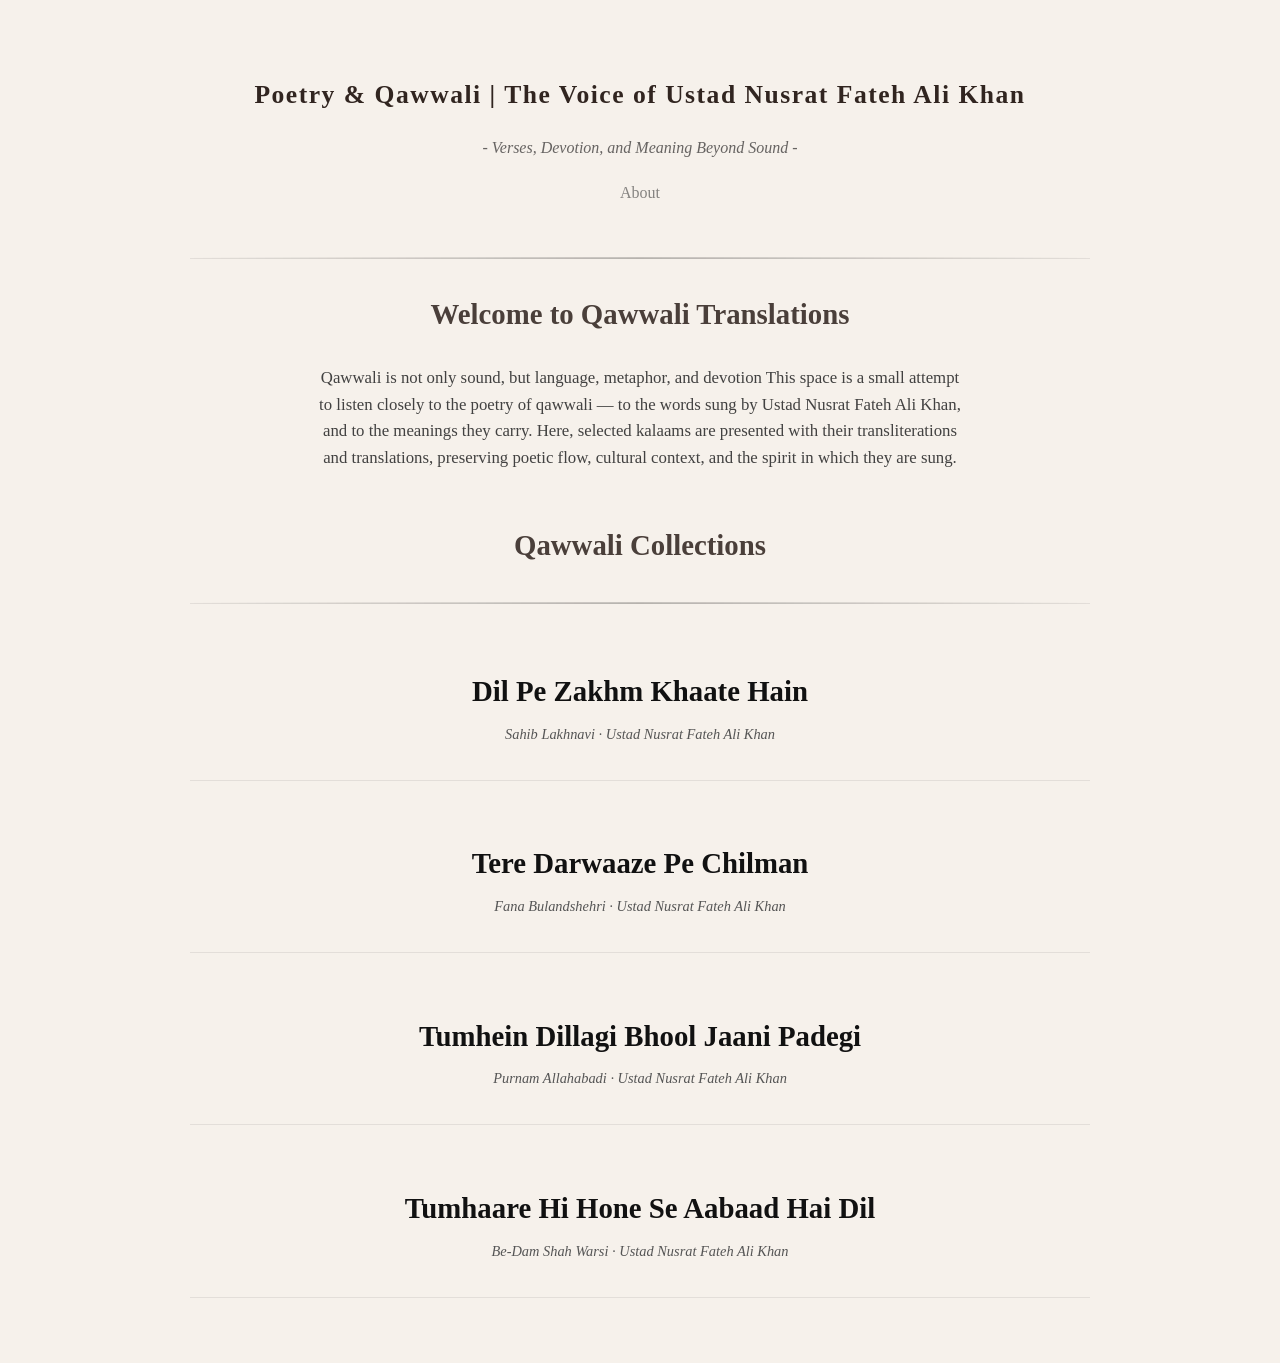
<file: index.html>
<!DOCTYPE html>
<html> 
    <head>
        <meta charset="UTF-8">
        <meta name="viewport" content="width=device-width, initial-scale=1.0" >
        
        <link href="https://fonts.googleapis.com/css2?family=Spectral:wght@300;400&display=swap" rel="stylesheet">


        <link rel="stylesheet" href="style.css">

        <title> Qawwali Translations | Urdu Lyrics & Meanings </title>
        <meta name="description"
              content="A curated collection of Nusrat Fateh Ali Khan qawwalis with Urdu lyrics, Hindi transliterations, and English translations preserving poetic essence." />
       
       <meta name="keywords" 
              content="Nusrat Fateh Ali Khan, Qawwali translations, Urdu poetry, Sufi music, UNFAK, Qawwali lyrics meaning">

       <meta name="author"
               content="UNFAK Qawwali Translations">
    </head>

        
    <body>
         <header>
                <h1 class="site-title"> Poetry & Qawwali | The Voice of Ustad Nusrat Fateh Ali Khan </h1>
                <p class="site-tagline"> - Verses, Devotion, and Meaning Beyond Sound - </p>

                <nav class="main-nav">
                  <a href="about.html">About</a>
                </nav>
            </header>

            <hr>

            <div class="section">
            <h2> Welcome to Qawwali Translations </h2>
           
            <p class="intro">  
                Qawwali is not only sound, but language, metaphor, and devotion
                This space is a small attempt to listen closely to the poetry of qawwali —
                to the words sung by Ustad Nusrat Fateh Ali Khan, and to the meanings they carry.
                Here, selected kalaams are presented with their transliterations and translations,
                preserving poetic flow, cultural context, and the spirit in which they are sung.
             </p>
             </div>
        
            <section class="song-list">
            <div class="section">
            <h2> Qawwali Collections </h2>
            <hr>

            <div class="song-entry">
                 <a href="DilPeZakhmKhaateHain.html" class="song-link">
                 <span class="song-title">Dil Pe Zakhm Khaate Hain</span>
                 <span class="song-meta">Sahib Lakhnavi · Ustad Nusrat Fateh Ali Khan</span>
            </a> </div>

            <div class="song-entry">
                 <a href="TereDarwaazePe.html" class="song-link">
                 <span class="song-title">Tere Darwaaze Pe Chilman</span>
                 <span class="song-meta">Fana Bulandshehri · Ustad Nusrat Fateh Ali Khan</span>
            </a> </div>
            
            <div class="song-entry">
                 <a href="Dillagi.html" class="song-link">
                 <span class="song-title">Tumhein Dillagi Bhool Jaani Padegi</span>
                 <span class="song-meta">Purnam Allahabadi · Ustad Nusrat Fateh Ali Khan</span>
            </a> </div>

            <div class="song-entry">
                  <a href="Aabad-Hai-Dil.html" class="song-link">
                  <span class="song-title">Tumhaare Hi Hone Se Aabaad Hai Dil</span>
                  <span class="song-meta">Be-Dam Shah Warsi · Ustad Nusrat Fateh Ali Khan</span>
             </a> </div>

             
     </body>
       </html>
</file>
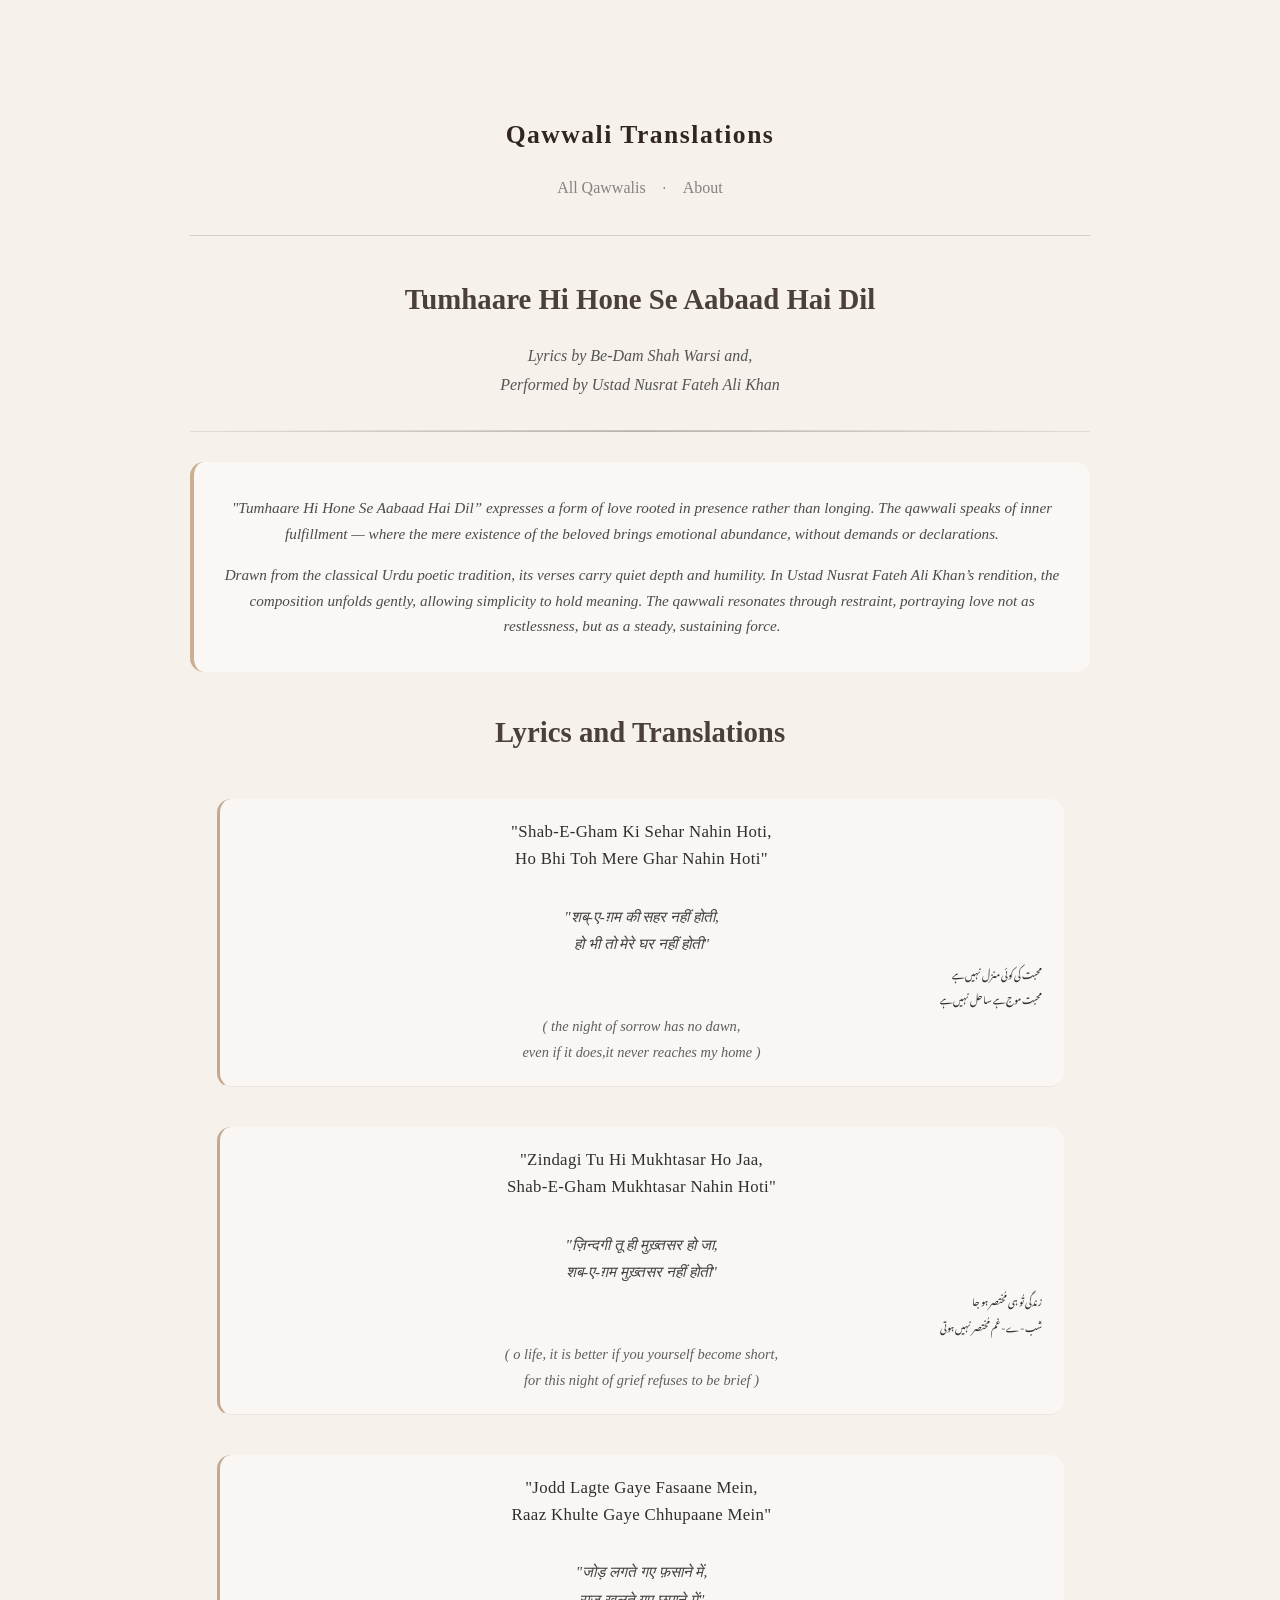
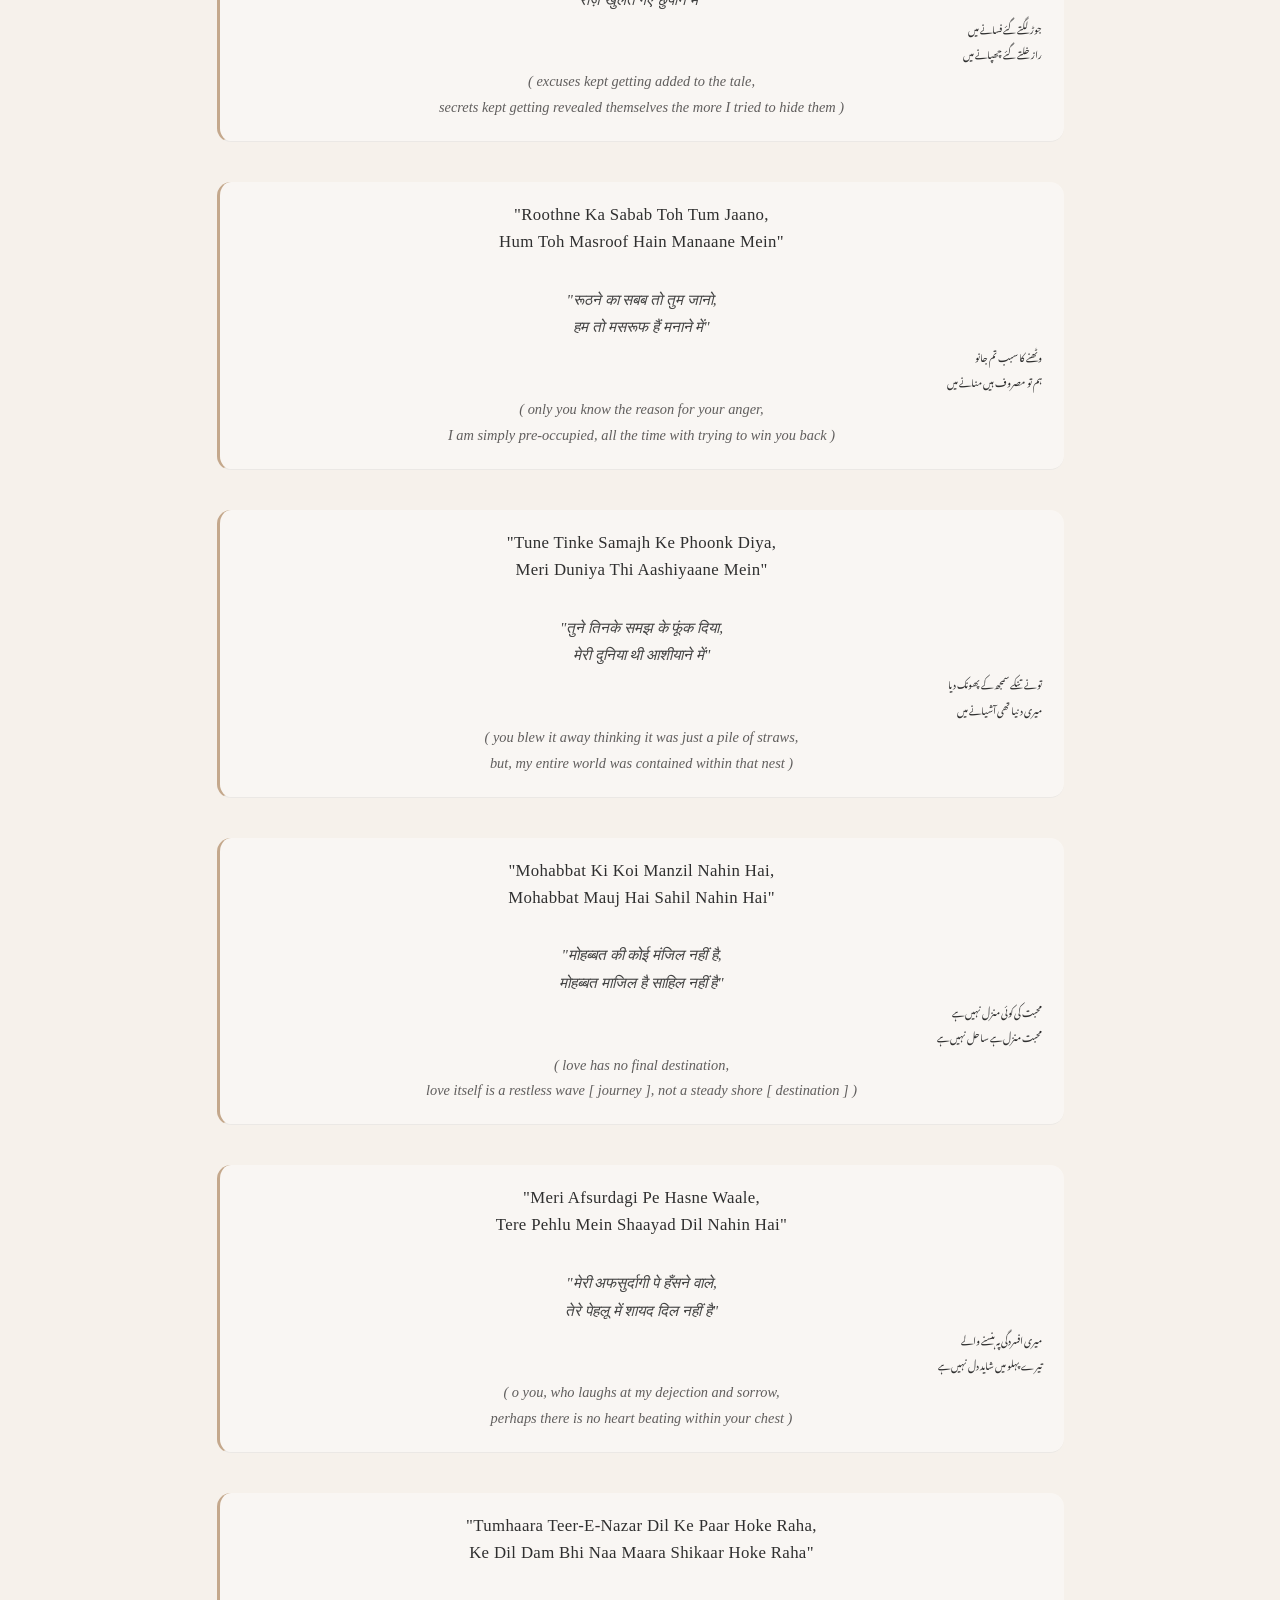
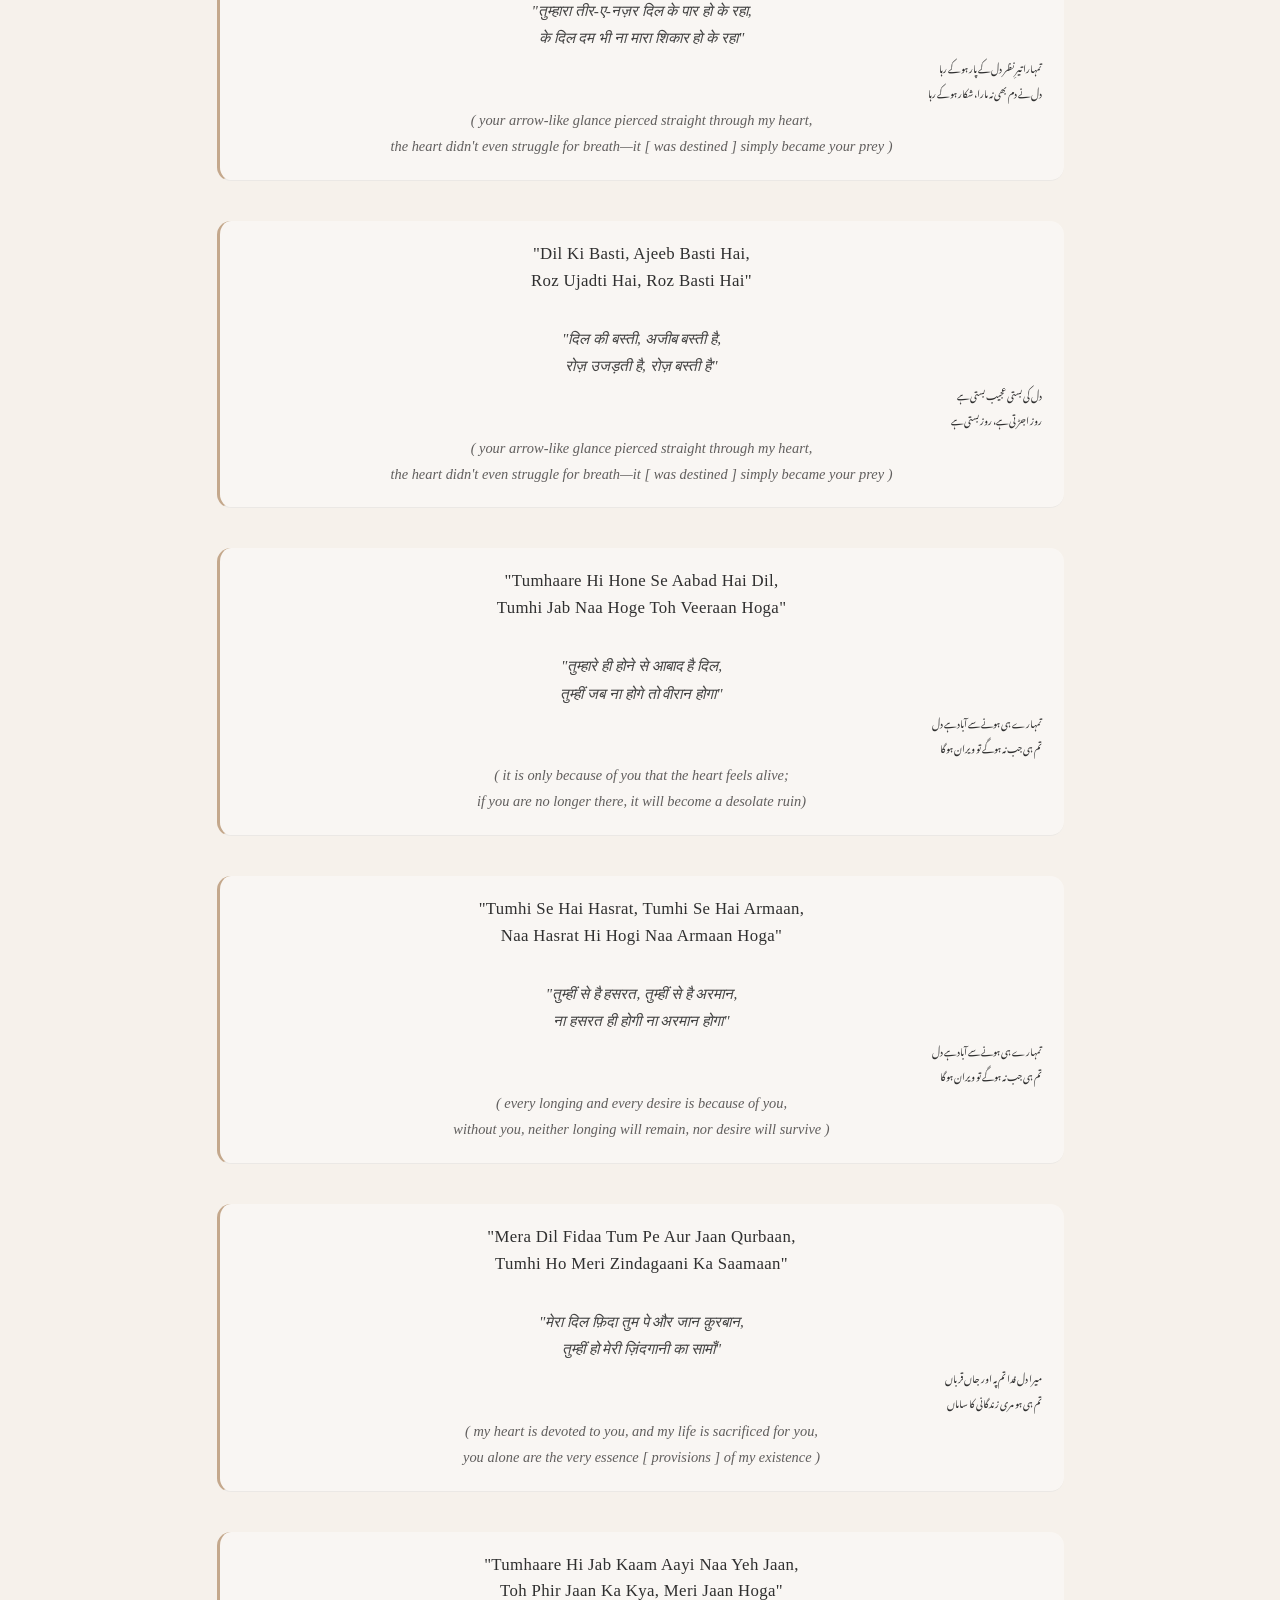
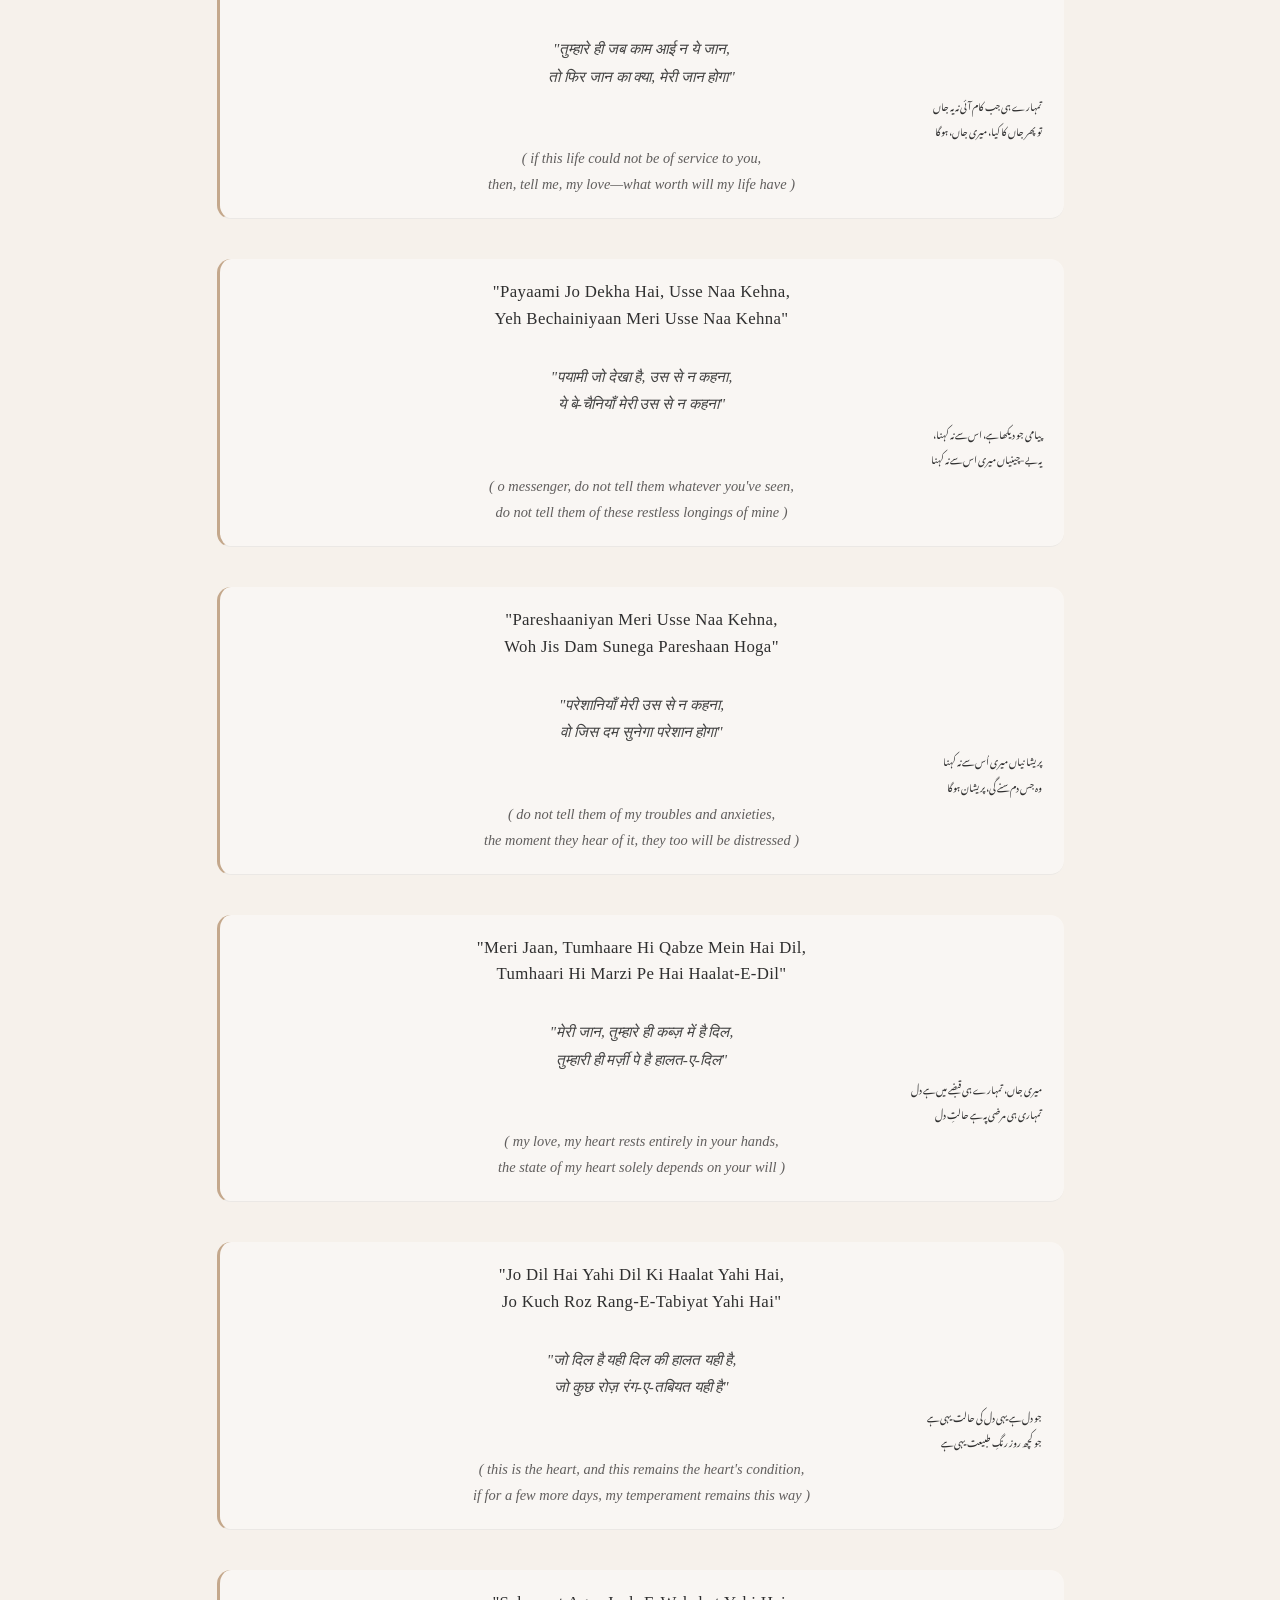
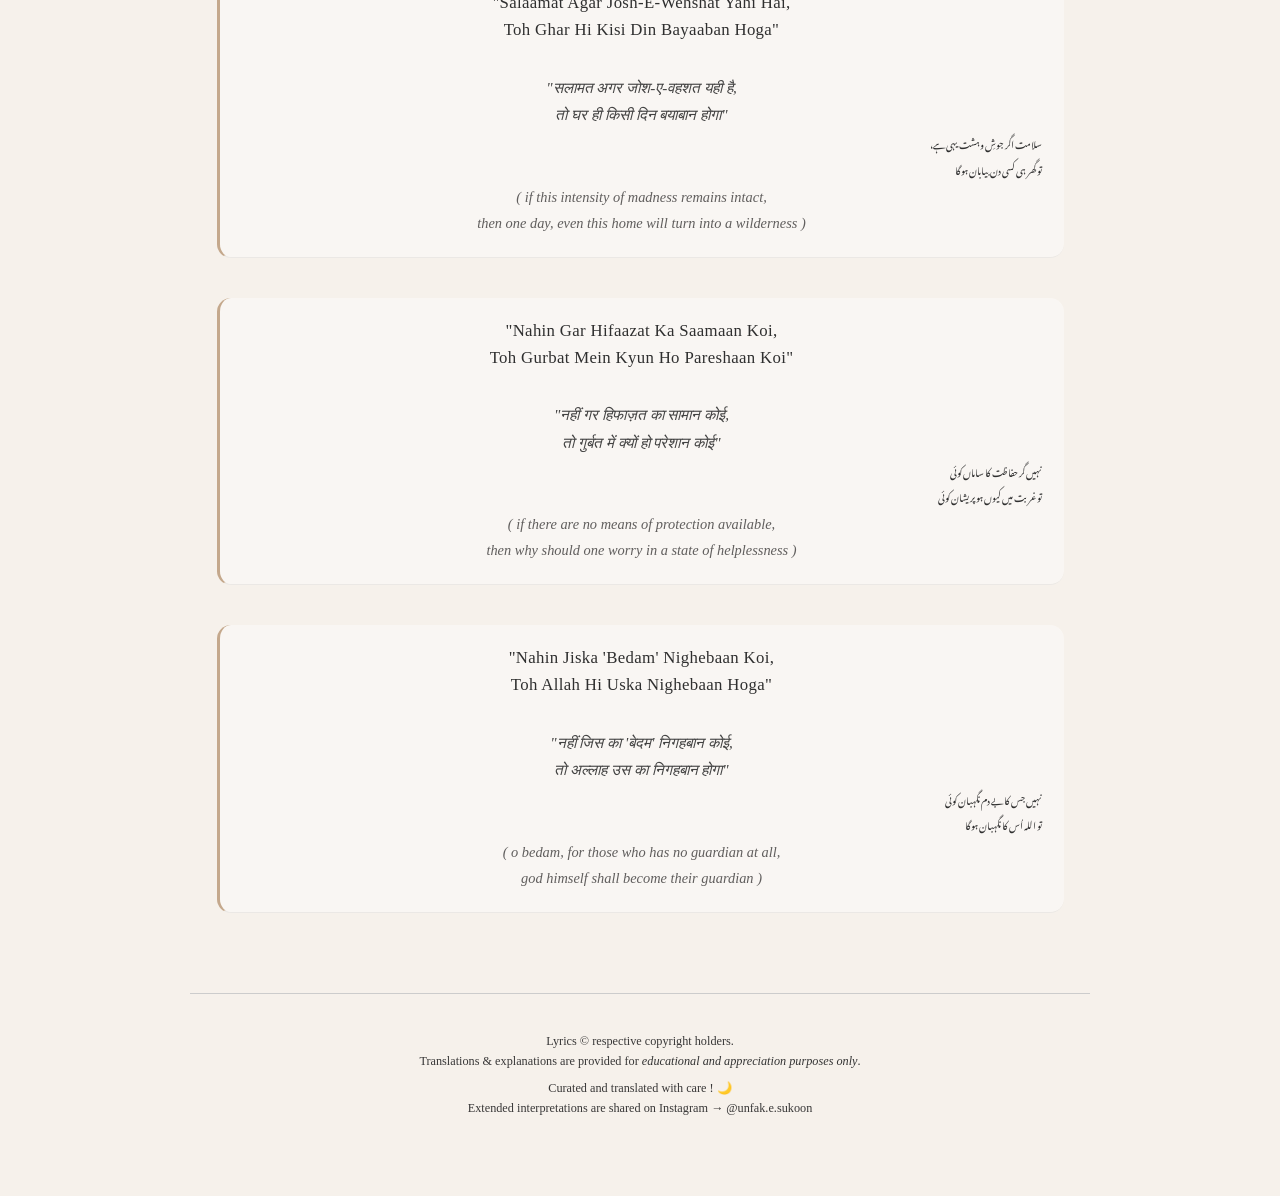
<file: Aabad-Hai-Dil.html>
<!DOCTYPE html>
<html> 
    <head>
        <meta charset="UTF-8">
        <meta name="viewport" content="width=device-width, initial-scale=1.0" >  
        
        <link rel="stylesheet" href="style.css">

        <title> Tumhare Hi Hone Se Aabaad Hai Dil with Translations | Ustad Nusrat Fateh Ali Khan </title>
              <meta name="description"
                     content="Tumhare Hi Hone Se Aabaad Hai Dil qawwali by Ustad Nusrat Fateh Ali Khan with Urdu lyrics and simple Hindi-English translation and explanation. Explore poetry, devotion and emotional depth" />
              
              <meta name="robots"
                     content="index, follow"/>

              <meta name="keywords"
                     content="Tumhare Hi Hone Se Aabaad Hai Dil lyrics, Tumhare Hi Hone Se Aabaad Hai Dil translation, Nusrat Fateh Ali Khan qawwali, UNFAK lyrics meaning" />
              
              <meta name="author" 
                     content="Poetry & Qawwali | The Voice of Ustad Nusrat Fateh Ali Khan">
       </head>
       
        <body>
            <header>
              <header class="site-header">
                    <h1 class="site-title"> Qawwali Translations </h1>
                      <nav class="main-nav">
                       <a href="index.html">All Qawwalis</a>
                             <span class="nav-separator">·</span>
                                    <a href="about.html">About</a>
                     </nav>
              </header>
            </header>

            <h2> Tumhaare Hi Hone Se Aabaad Hai Dil </h2>

            <p class="credit"> Lyrics by <em> Be-Dam Shah Warsi </em> and, <br>
                Performed by <em> Ustad Nusrat Fateh Ali Khan </em> </p>
                <hr>
            
            <div class="insight"> 
              <p> "Tumhaare Hi Hone Se Aabaad Hai Dil” expresses a form of love rooted in presence rather than longing.
                The qawwali speaks of inner fulfillment — where the mere existence of the beloved brings emotional abundance, without demands or declarations. </p>

              <p> Drawn from the classical Urdu poetic tradition, its verses carry quiet depth and humility.
                In Ustad Nusrat Fateh Ali Khan’s rendition, the composition unfolds gently, allowing simplicity to hold meaning.
                The qawwali resonates through restraint, portraying love not as restlessness, but as a steady, sustaining force.
              </p>
            </div>
                
                <div class="section-title-box">
            <h2> Lyrics and Translations </h2>
            </div>
            
            <div class="lyric-block">
                    <b> <p class="english">"Shab-E-Gham Ki Sehar Nahin Hoti, <br>
                        Ho Bhi Toh Mere Ghar Nahin Hoti" </p> </b>
                        
                    <i> <p class="hindi">"शब्-ए-ग़म की सहर नहीं होती, <br>
                         हो भी तो मेरे घर नहीं होती" </p> </i>

                    <p class="urdu"> محبت کی کوئی منزل نہیں ہے </p>  
                    <p class="urdu"> محبت موج ہے ساحل نہیں ہے </p>
                    
                     <p class="translation">
                     <i> ( the night of sorrow has no dawn, <br>
                     even if it does,it never reaches my home ) </i> </p>
                    </div>

              <div class="lyric-block">
                    <b> <p class="english">"Zindagi Tu Hi Mukhtasar Ho Jaa, <br>
                        Shab-E-Gham Mukhtasar Nahin Hoti" </p> </b>

                    <i> <p class="hindi">"ज़िन्दगी तू ही मुख़्तसर हो जा, <br>
                        शब-ए-ग़म मुख़्तसर नहीं होती" </p> </i>

                    <p class="urdu"> زندگی تُو ہی مُختصر ہو جا </p>
                    <p class="urdu"> شب-ے-غم مُختصر نہیں ہوتی </p>

                    <p class="translation">
                    <i> ( o life, it is better if you yourself become short, <br>
                     for this night of grief refuses to be brief ) </i> </p>
                    </div>

                <div class="lyric-block">
                    <b> <p class="english">"Jodd Lagte Gaye Fasaane Mein, <br>
                        Raaz Khulte Gaye Chhupaane Mein" </p> </b>

                    <i> <p class="hindi">"जोड़ लगते गए फ़साने में, <br>
                         राज़ खुलते गए छुपाने में" </p> </i>
                         

                    <p class="urdu"> جوڑ لگتے گئے فسانے میں </p>  
                    <p class="urdu"> راز خلتے گئے چھپانے میں </p>
                    
                     <p class="translation">
                    <i> ( excuses kept getting added to the tale, <br>
                     secrets kept getting revealed themselves the more I tried to hide them ) </i> </p> 
                    </div>

                <div class="lyric-block">
                    <b> <p class="english">"Roothne Ka Sabab Toh Tum Jaano, <br>
                        Hum Toh Masroof Hain Manaane Mein" </p> </b>

                    <i> <p class="hindi">"रूठने का सबब तो तुम जानो, <br>
                        हम तो मसरूफ हैं मनाने में" </p> </i>

                    <p class="urdu"> وٹھنے کا سبب تم جانو  </p>
                    <p class="urdu"> ہم تو مصروف ہیں منانے میں </p>

                    <p class="translation">
                    <i> ( only you know the reason for your anger, <br>
                     I am simply pre-occupied, all the time with trying to win you back ) </i> </p>
                    </div>

                <div class="lyric-block">
                    <b> <p class="english">"Tune Tinke Samajh Ke Phoonk Diya, <br>
                        Meri Duniya Thi Aashiyaane Mein" </p> </b>

                    <i> <p class="hindi">"तुने तिनके समझ के फूंक दिया, <br>
                        मेरी दुनिया थी आशीयाने में" </p> </i>

                    <p class="urdu"> تو نے تنکے سمجھ کے پھونک دیا </p>  
                    <p class="urdu"> میری دنیا تھی آشیانے میں </p>

                     <p class="translation">
                    <i> ( you blew it away thinking it was just a pile of straws, <br>
                     but, my entire world was contained within that nest ) </i> </p> 
                    </div>

                <div class="lyric-block">
                    <b> <p class="english">"Mohabbat Ki Koi Manzil Nahin Hai, <br>
                        Mohabbat Mauj Hai Sahil Nahin Hai" </p> </b>

                    <i> <p class="hindi">"मोहब्बत की कोई मंजिल नहीं है, <br>
                       मोहब्बत माजिल है साहिल नहीं है" </p> </i>

                    <p class="urdu"> محبت کی کوئی منزل نہیں ہے </p>  
                    <p class="urdu"> محبت منزل ہے ساحل نہیں ہے </p>

                    <p class="translation">
                    <i> ( love has no final destination, <br>
                     love itself is a restless wave [ journey ], not a steady shore [ destination ] ) </i> </p> 
                    </div>

                <div class="lyric-block">
                    <b> <p class="english">"Meri Afsurdagi Pe Hasne Waale, <br>
                        Tere Pehlu Mein Shaayad Dil Nahin Hai" </p> </b>

                    <i> <p class="hindi">"मेरी अफसुर्दागी पे हँसने वाले, <br>
                       तेरे पेहलू में शायद दिल नहीं है" </p> </i>

                    <p class="urdu"> میری افسردگی پہ ہنسنے والے </p>  
                    <p class="urdu"> تیرے پہلو میں شاید دل نہیں ہے </p>

                    <p class="translation">
                    <i> ( o you, who laughs at my dejection and sorrow, <br>
                      perhaps there is no heart beating within your chest ) </i> </p> 
                    </div>

                <div class="lyric-block">
                    <b> <p class="english">"Tumhaara Teer-E-Nazar Dil Ke Paar Hoke Raha, <br>
                        Ke Dil Dam Bhi Naa Maara Shikaar Hoke Raha" </p> </b>

                    <i> <p class="hindi">"तुम्हारा तीर-ए-नज़र दिल के पार हो के रहा, <br>
                          के दिल दम भी ना मारा शिकार हो के रहा" </p> </i>

                    <p class="urdu">تمہارا تیرِ نظر دل کے پار ہو کے رہا </p>  
                    <p class="urdu"> دل نے دم بھی نہ مارا، شکار ہو کے رہا </p>

                    <p class="translation">
                    <i> ( your arrow-like glance pierced straight through my heart, <br>
                      the heart didn't even struggle for breath—it [ was destined ] simply became your prey ) </i> </p> 
                    </div>

                <div class="lyric-block">
                    <b> <p class="english">"Dil Ki Basti, Ajeeb Basti Hai, <br>
                        Roz Ujadti Hai, Roz Basti Hai" </p> </b>

                    <i> <p class="hindi">"दिल की बस्ती, अजीब बस्ती है, <br>
                          रोज़ उजड़ती है, रोज़ बस्ती है" </p> </i>

                    <p class="urdu"> دل کی بستی عجیب بستی ہے </p>  
                    <p class="urdu"> روز اجڑتی ہے، روز بستی ہے </p>

                    <p class="translation">
                    <i> ( your arrow-like glance pierced straight through my heart, <br>
                      the heart didn't even struggle for breath—it [ was destined ] simply became your prey ) </i> </p> 
                    </div>

                <div class="lyric-block">
                    <b> <p class="english">"Tumhaare Hi Hone Se Aabad Hai Dil, <br>
                        Tumhi Jab Naa Hoge Toh Veeraan Hoga" </p> </b>

                    <i> <p class="hindi">"तुम्हारे ही होने से आबाद है दिल, <br>
                          तुम्हीं जब ना होगे तो वीरान होगा" </p> </i>

                    <p class="urdu"> تمہارے ہی ہونے سے آباد ہے دل </p>  
                    <p class="urdu"> تم ہی جب نہ ہوگے تو ویران ہوگا </p>

                    <p class="translation">
                    <i> ( it is only because of you that the heart feels alive; <br>
                      if you are no longer there, it will become a desolate ruin) </i> </p> 
                    </div>

                <div class="lyric-block">
                    <b> <p class="english">"Tumhi Se Hai Hasrat, Tumhi Se Hai Armaan, <br>
                        Naa Hasrat Hi Hogi Naa Armaan Hoga" </p> </b>

                    <i> <p class="hindi">"तुम्हीं से है हसरत, तुम्हीं से है अरमान, <br>
                          ना हसरत ही होगी ना अरमान होगा" </p> </i>

                    <p class="urdu"> تمہارے ہی ہونے سے آباد ہے دل </p>  
                    <p class="urdu"> تم ہی جب نہ ہوگے تو ویران ہوگا </p>

                    <p class="translation">
                    <i> ( every longing and every desire is because of you, <br>
                       without you, neither longing will remain, nor desire will survive ) </i> </p> 
                    </div>

                <div class="lyric-block">
                    <b> <p class="english">"Mera Dil Fidaa Tum Pe Aur Jaan Qurbaan, <br>
                        Tumhi Ho Meri Zindagaani Ka Saamaan" </p> </b>

                    <i> <p class="hindi">"मेरा दिल फ़िदा तुम पे और जान क़ुरबान, <br>
                          तुम्हीं हो मेरी ज़िंदगानी का सामाँ" </p> </i>

                    <p class="urdu"> میرا دل فدا تم پہ اور جاں قرباں </p>  
                    <p class="urdu"> تم ہی ہو مری زندگانی کا ساماں </p>

                    <p class="translation">
                    <i> ( my heart is devoted to you, and my life is sacrificed for you, <br>
                       you alone are the very essence [ provisions ] of my existence ) </i> </p> 
                    </div>

                 <div class="lyric-block">
                    <b> <p class="english">"Tumhaare Hi Jab Kaam Aayi Naa Yeh Jaan, <br>
                        Toh Phir Jaan Ka Kya, Meri Jaan Hoga" </p> </b>

                    <i> <p class="hindi">"तुम्हारे ही जब काम आई न ये जान, <br>
                          तो फिर जान का क्या, मेरी जान होगा" </p> </i>

                    <p class="urdu"> تمہارے ہی جب کام آئی نہ یہ جاں </p>  
                    <p class="urdu"> تو پھر جاں کا کیا، میری جاں، ہوگا </p>

                    <p class="translation">
                    <i> ( if this life could not be of service to you, <br>
                       then, tell me, my love—what worth will my life have ) </i> </p> 
                    </div>

                <div class="lyric-block">
                    <b> <p class="english">"Payaami Jo Dekha Hai, Usse Naa Kehna, <br>
                        Yeh Bechainiyaan Meri Usse Naa Kehna" </p> </b>

                    <i> <p class="hindi">"पयामी जो देखा है, उस से न कहना, <br>
                          ये बे-चैनियाँ मेरी उस से न कहना" </p> </i>

                    <p class="urdu"> پیامی جو دیکھا ہے، اس سے نہ کہنا، </p>
                    <p class="urdu"> یہ بے-چینیاں میری اس سے نہ کہنا </p>

                    <p class="translation">
                    <i> ( o messenger, do not tell them whatever you've seen, <br>
                       do not tell them of these restless longings of mine ) </i> </p> 
                    </div>

                <div class="lyric-block">
                    <b> <p class="english">"Pareshaaniyan Meri Usse Naa Kehna, <br>
                        Woh Jis Dam Sunega Pareshaan Hoga" </p> </b>

                    <i> <p class="hindi">"परेशानियाँ मेरी उस से न कहना, <br>
                          वो जिस दम सुनेगा परेशान होगा" </p> </i>

                    <p class="urdu"> پریشانیاں میری اُس سے نہ کہنا </p>
                    <p class="urdu"> وہ جس دم سنے گی، پریشان ہوگا </p>

                    <p class="translation">
                    <i> ( do not tell them of my troubles and anxieties, <br>
                       the moment they hear of it, they too will be distressed ) </i> </p> 
                    </div>

                <div class="lyric-block">
                    <b> <p class="english">"Meri Jaan, Tumhaare Hi Qabze Mein Hai Dil, <br>
                        Tumhaari Hi Marzi Pe Hai Haalat-E-Dil" </p> </b>

                    <i> <p class="hindi">"मेरी जान, तुम्हारे ही कब्ज़ में है दिल, <br>
                          तुम्हारी ही मर्ज़ी पे है हालत-ए-दिल" </p> </i>

                    <p class="urdu"> میری جاں، تمہارے ہی قبضے میں ہے دل </p>
                    <p class="urdu"> تمہاری ہی مرضی پہ ہے حالتِ دل </p>

                    <p class="translation">
                    <i> ( my love, my heart rests entirely in your hands, <br>
                       the state of my heart solely depends on your will ) </i> </p> 
                    </div>

                <div class="lyric-block">
                    <b> <p class="english">"Jo Dil Hai Yahi Dil Ki Haalat Yahi Hai, <br>
                      Jo Kuch Roz Rang-E-Tabiyat Yahi Hai" </p> </b>

                    <i> <p class="hindi">"जो दिल है यही दिल की हालत यही है, <br>
                          जो कुछ रोज़ रंग-ए-तबियत यही है" </p> </i>

                    <p class="urdu"> جو دل ہے یہی دل کی حالت یہی ہے </p>
                    <p class="urdu"> جو کچھ روز رنگِ طبیعت یہی ہے </p>
                    
                    <p class="translation">
                    <i> ( this is the heart, and this remains the heart's condition, <br>
                       if for a few more days, my temperament remains this way ) </i> </p> 
                    </div>

                <div class="lyric-block">
                    <b> <p class="english">"Salaamat Agar Josh-E-Wehshat Yahi Hai, <br>
                      Toh Ghar Hi Kisi Din Bayaaban Hoga" </p> </b>

                    <i> <p class="hindi">"सलामत अगर जोश-ए-वहशत यही है, <br>
                          तो घर ही किसी दिन बयाबान होगा" </p> </i>

                    <p class="urdu"> سلامت اگر جوشِ وہشت یہی ہے، </p>
                    <p class="urdu"> تو گھر ہی کسی دن بیابان ہوگا </p>

                    <p class="translation">
                    <i> ( if this intensity of madness remains intact, <br>
                        then one day, even this home will turn into a wilderness ) </i> </p> 
                    </div>

                 <div class="lyric-block">
                    <b> <p class="english">"Nahin Gar Hifaazat Ka Saamaan Koi, <br>
                      Toh Gurbat Mein Kyun Ho Pareshaan Koi" </p> </b>

                    <i> <p class="hindi">"नहीं गर हिफाज़त का सामान कोई, <br>
                          तो गुर्बत में क्यों हो परेशान कोई" </p> </i>

                    <p class="urdu"> نہیں گر حفاظت کا ساماں کوئی </p>
                    <p class="urdu"> تو غربت میں کیوں ہو پریشان کوئی </p>

                    <p class="translation">
                    <i> ( if there are no means of protection available, <br>
                        then why should one worry in a state of helplessness ) </i> </p> 
                    </div>

                <div class="lyric-block">
                    <b> <p class="english">"Nahin Jiska 'Bedam' Nighebaan Koi, <br>
                      Toh Allah Hi Uska Nighebaan Hoga" </p> </b>

                    <i> <p class="hindi">"नहीं जिस का 'बेदम' निगहबान कोई, <br>
                          तो अल्लाह उस का निगहबान होगा" </p> </i>

                    <p class="urdu"> نہیں جس کا بے دم نگہبان کوئی </p>
                    <p class="urdu"> تو اللہ اُس کا نگہبان ہوگا </p>

                    <p class="translation">
                    <i> ( o bedam, for those who has no guardian at all, <br>
                        god himself shall become their guardian ) </i> </p> 
                    </div>

        <footer class="site-footer">
    
         <p> Lyrics © respective copyright holders. <br>
             Translations & explanations are provided for
               <span class="footer-highlight">educational and appreciation purposes only</span>.
                </p>

         <p class="signature">
            Curated and translated with care ! 🌙 <br>
              Extended interpretations are shared on Instagram → @unfak.e.sukoon
              </p>
               </footer>

           </body>
             </html>
</file>
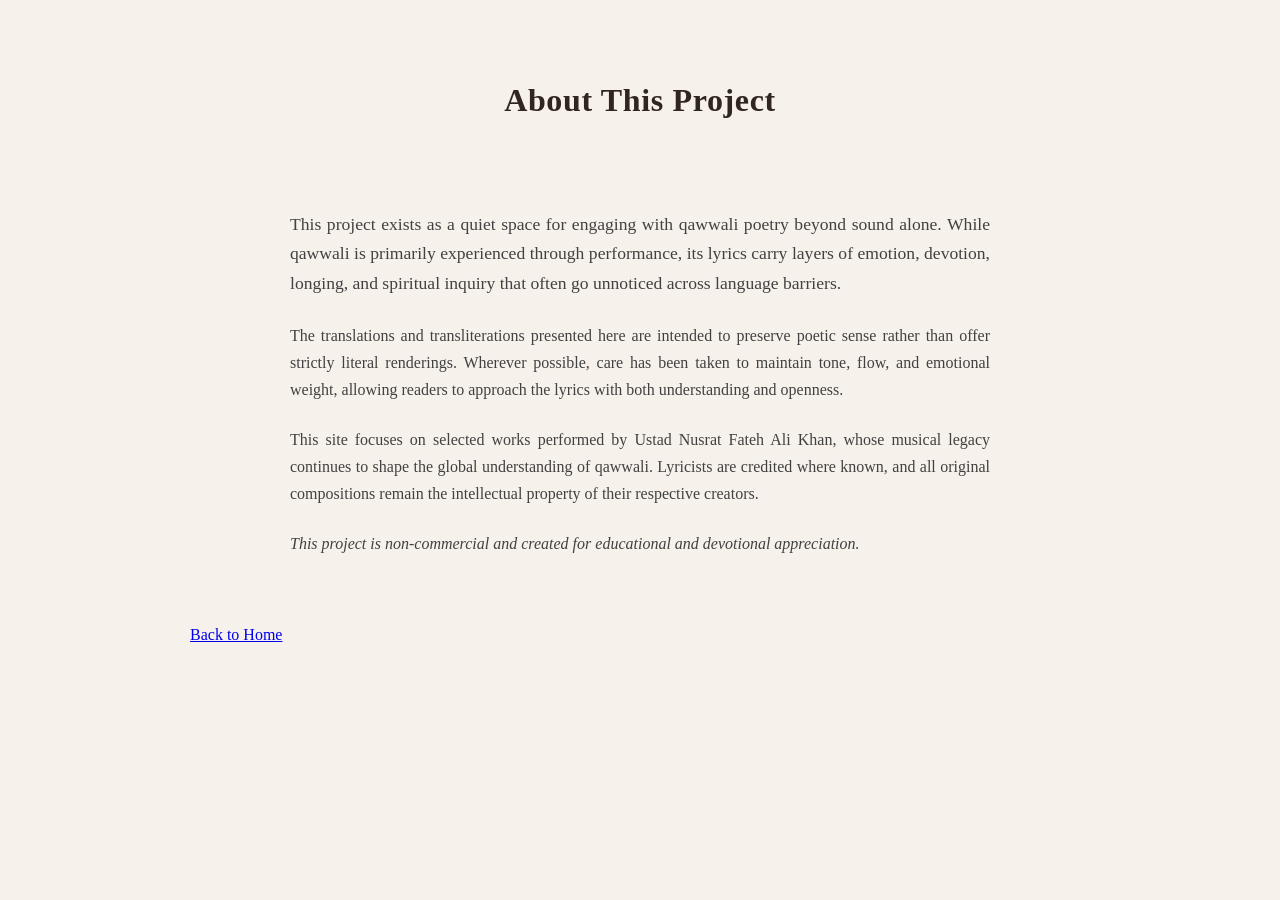
<file: about.html>
<!DOCTYPE html>
<html lang="en">
<head>
  <meta charset="UTF-8">
  <meta name="viewport" content="width=device-width, initial-scale=1.0">
  <title> AboutThis Project | Poetry & Qawwali </title>
  <link rel="stylesheet" href="style.css">
</head>
<body>
  <header>
    <h1>About This Project</h1>
  </header>

  <main class="about-content">

    <p class="about-intro">
      <p class="about-intro">
This project exists as a quiet space for engaging with qawwali poetry beyond sound alone.
While qawwali is primarily experienced through performance, its lyrics carry layers of
emotion, devotion, longing, and spiritual inquiry that often go unnoticed across language barriers.
</p>

<p>
The translations and transliterations presented here are intended to preserve poetic sense
rather than offer strictly literal renderings. Wherever possible, care has been taken to
maintain tone, flow, and emotional weight, allowing readers to approach the lyrics with
both understanding and openness.
</p>

<p>
This site focuses on selected works performed by Ustad Nusrat Fateh Ali Khan, whose musical
legacy continues to shape the global understanding of qawwali. Lyricists are credited
where known, and all original compositions remain the intellectual property of their
respective creators.
</p>

<p class="about-note">
This project is non-commercial and created for educational and devotional appreciation.
</p>

    </p>

  </main>

  <footer>
    <a href="index.html">Back to Home</a>
  </footer>

</body>
</html>
</file>
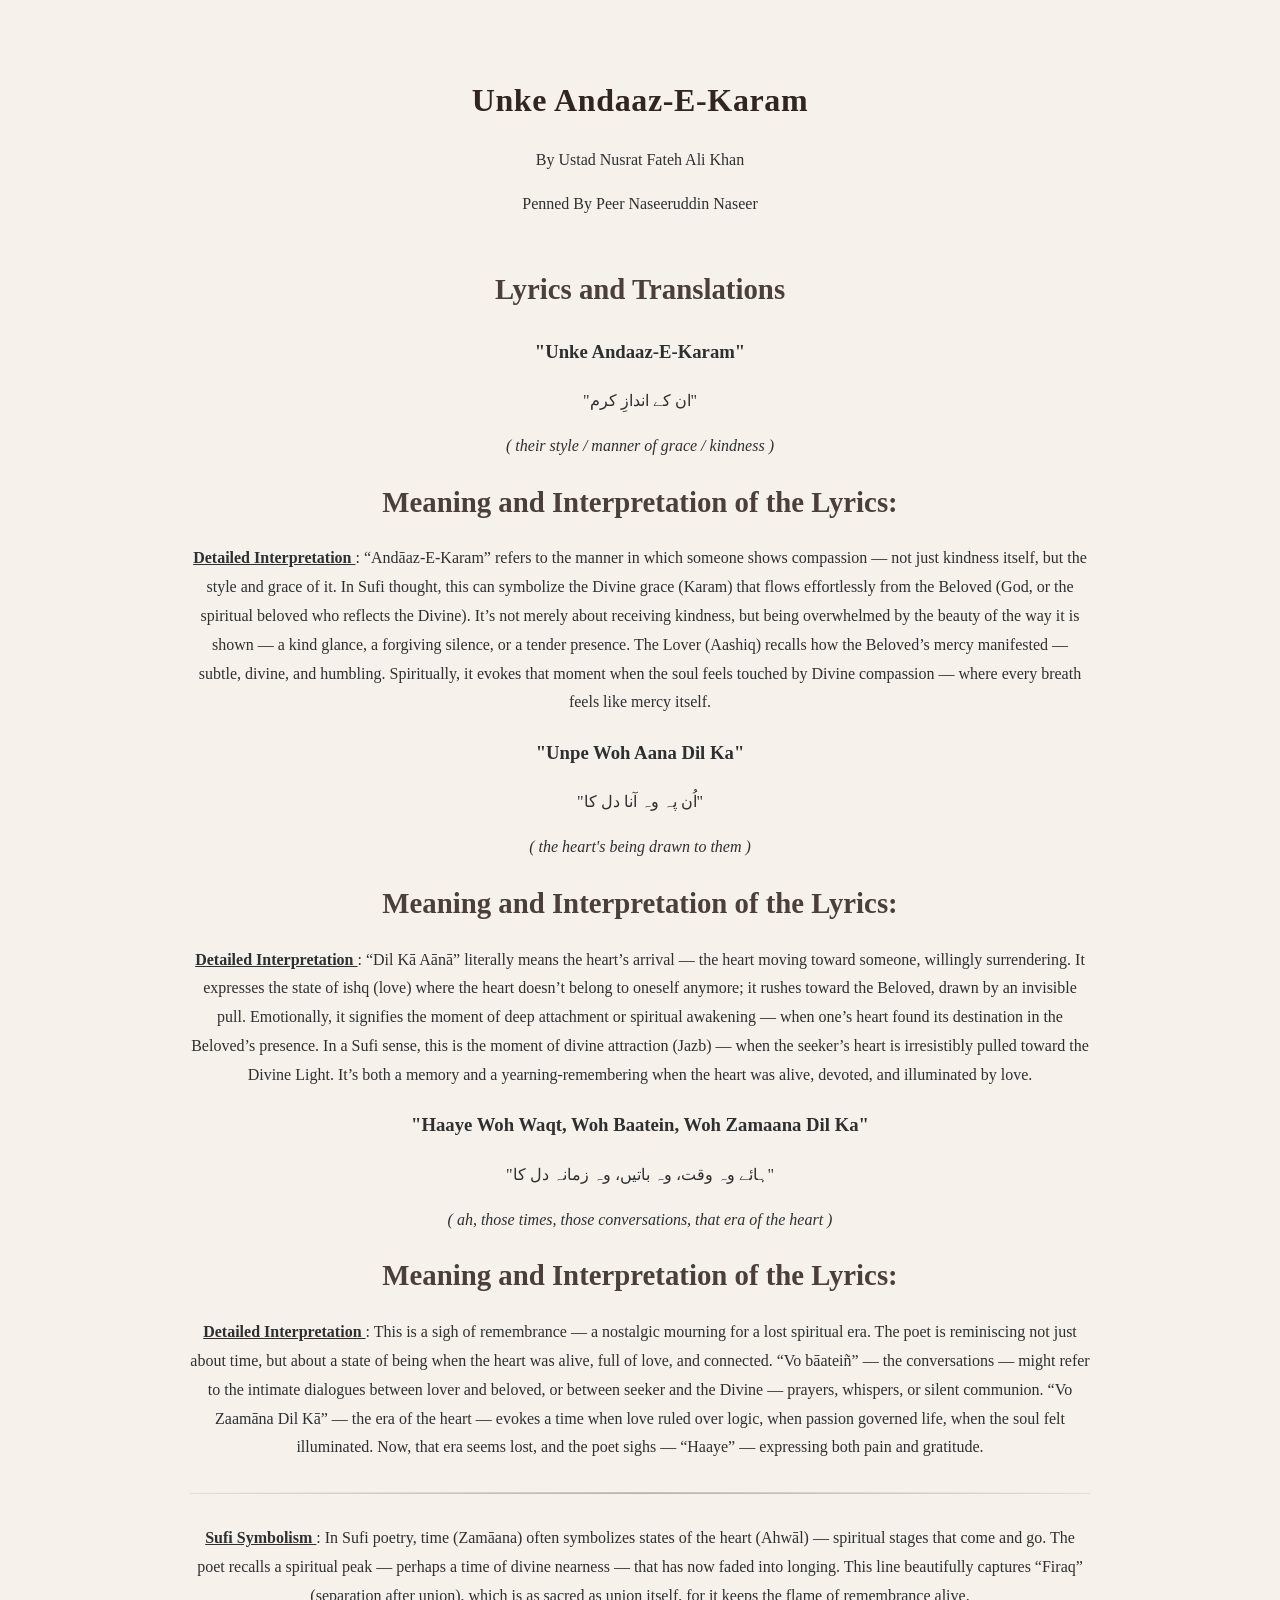
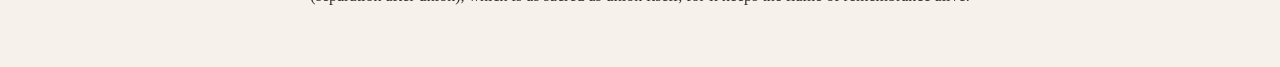
<file: AndaazEKaram.html>
<!DOCTYPE html>
<html> 
    <head>
        <meta charset="UTF-8">
        <meta name="viewport" content="width=device-width, initial-scale=1.0" >  
        
        <link rel="stylesheet" href="../style.css">
        
        <title> Unke Andaaz-E-Karam - Translation </title>
        </head>
        <body>
            <header>
            <h1> Unke Andaaz-E-Karam </h1>
            <p class="artist"> By Ustad Nusrat Fateh Ali Khan </p>
            <p class="poet"> Penned By Peer Naseeruddin Naseer </p>
            </header>

            <section class="title">
            <div class="section">
            <h2> Lyrics and Translations </h2>
            </div>
            </section>
            
            <section class="lyrics">
            <div class="section">
             <h3> <b>  "Unke Andaaz-E-Karam" <br> </b> </h3>
             <p> "ان کے اندازِ کرم" </p> 
             <i> <p> ( their style / manner of grace / kindness ) </i> </p>
            </div>
            </section>

            <section class="meaning"> 
                <div class="section">
                <h2> Meaning and Interpretation of the Lyrics: </h2>
 
            <div class="interpretation"> </div>
            <b> <u> Detailed Interpretation </u> </b>: “Andāaz-E-Karam” refers to the manner in which someone shows compassion — not just kindness itself, but the style and grace of it.
            In Sufi thought, this can symbolize the Divine grace (Karam) that flows effortlessly from the Beloved (God, or the spiritual beloved who reflects the Divine).
            It’s not merely about receiving kindness, but being overwhelmed by the beauty of the way it is shown — a kind glance, a forgiving silence, or a tender presence.
            The Lover (Aashiq) recalls how the Beloved’s mercy manifested — subtle, divine, and humbling.
            Spiritually, it evokes that moment when the soul feels touched by Divine compassion — where every breath feels like mercy itself.
            </p> </div>
            </section>

            <section class="lyrics">
            <div class="section">
             <h3> <b>  "Unpe Woh Aana Dil Ka" <br> </b> </h3>
             <p> "اُن پہ وہ آنا دل کا" </p> 
             <i> <p> ( the heart's being drawn to them ) </i> </p>
            </div>
            </section>

            <section class="meaning"> 
                <div class="section">
                <h2> Meaning and Interpretation of the Lyrics: </h2>
 
            <div class="interpretation"> </div>
            <b> <u> Detailed Interpretation </u> </b>: “Dil Kā Aānā” literally means the heart’s arrival — the heart moving toward someone, willingly surrendering.
            It expresses the state of ishq (love) where the heart doesn’t belong to oneself anymore; it rushes toward the Beloved, drawn by an invisible pull.
            Emotionally, it signifies the moment of deep attachment or spiritual awakening — when one’s heart found its destination in the Beloved’s presence.
            In a Sufi sense, this is the moment of divine attraction (Jazb) — when the seeker’s heart is irresistibly pulled toward the Divine Light.
            It’s both a memory and a yearning-remembering when the heart was alive, devoted, and illuminated by love.
            </p> </div>
            </section>


            <section class="lyrics">
            <div class="section">
             <h3> <b>  "Haaye Woh Waqt, Woh Baatein, Woh Zamaana Dil Ka" <br> </b> </h3>
             <p> "ہائے وہ وقت، وہ باتیں، وہ زمانہ دل کا" </p> 
             <i> <p> ( ah, those times, those conversations, that era of the heart ) </i> </p>
            </div>
            </section>

            <section class="meaning"> 
                <div class="section">
                <h2> Meaning and Interpretation of the Lyrics: </h2>
 
            <div class="interpretation"> </div>
            <b> <u> Detailed Interpretation </u> </b>: This is a sigh of remembrance — a nostalgic mourning for a lost spiritual era.
            The poet is reminiscing not just about time, but about a state of being when the heart was alive, full of love, and connected.
            “Vo bāateiñ” — the conversations — might refer to the intimate dialogues between lover and beloved, or between seeker and the Divine — prayers, whispers, or silent communion.
            “Vo Zaamāna Dil Kā” — the era of the heart — evokes a time when love ruled over logic, when passion governed life, when the soul felt illuminated.
            Now, that era seems lost, and the poet sighs — “Haaye” — expressing both pain and gratitude. <br> <hr>
   <b> <u>  Sufi Symbolism </b> </u>: In Sufi poetry, time (Zamāana) often symbolizes states of the heart (Ahwāl) — spiritual stages that come and go.
            The poet recalls a spiritual peak — perhaps a time of divine nearness — that has now faded into longing.
            This line beautifully captures “Firaq” (separation after union), which is as sacred as union itself, for it keeps the flame of remembrance alive.
            </p> </div>
            </section>
</file>
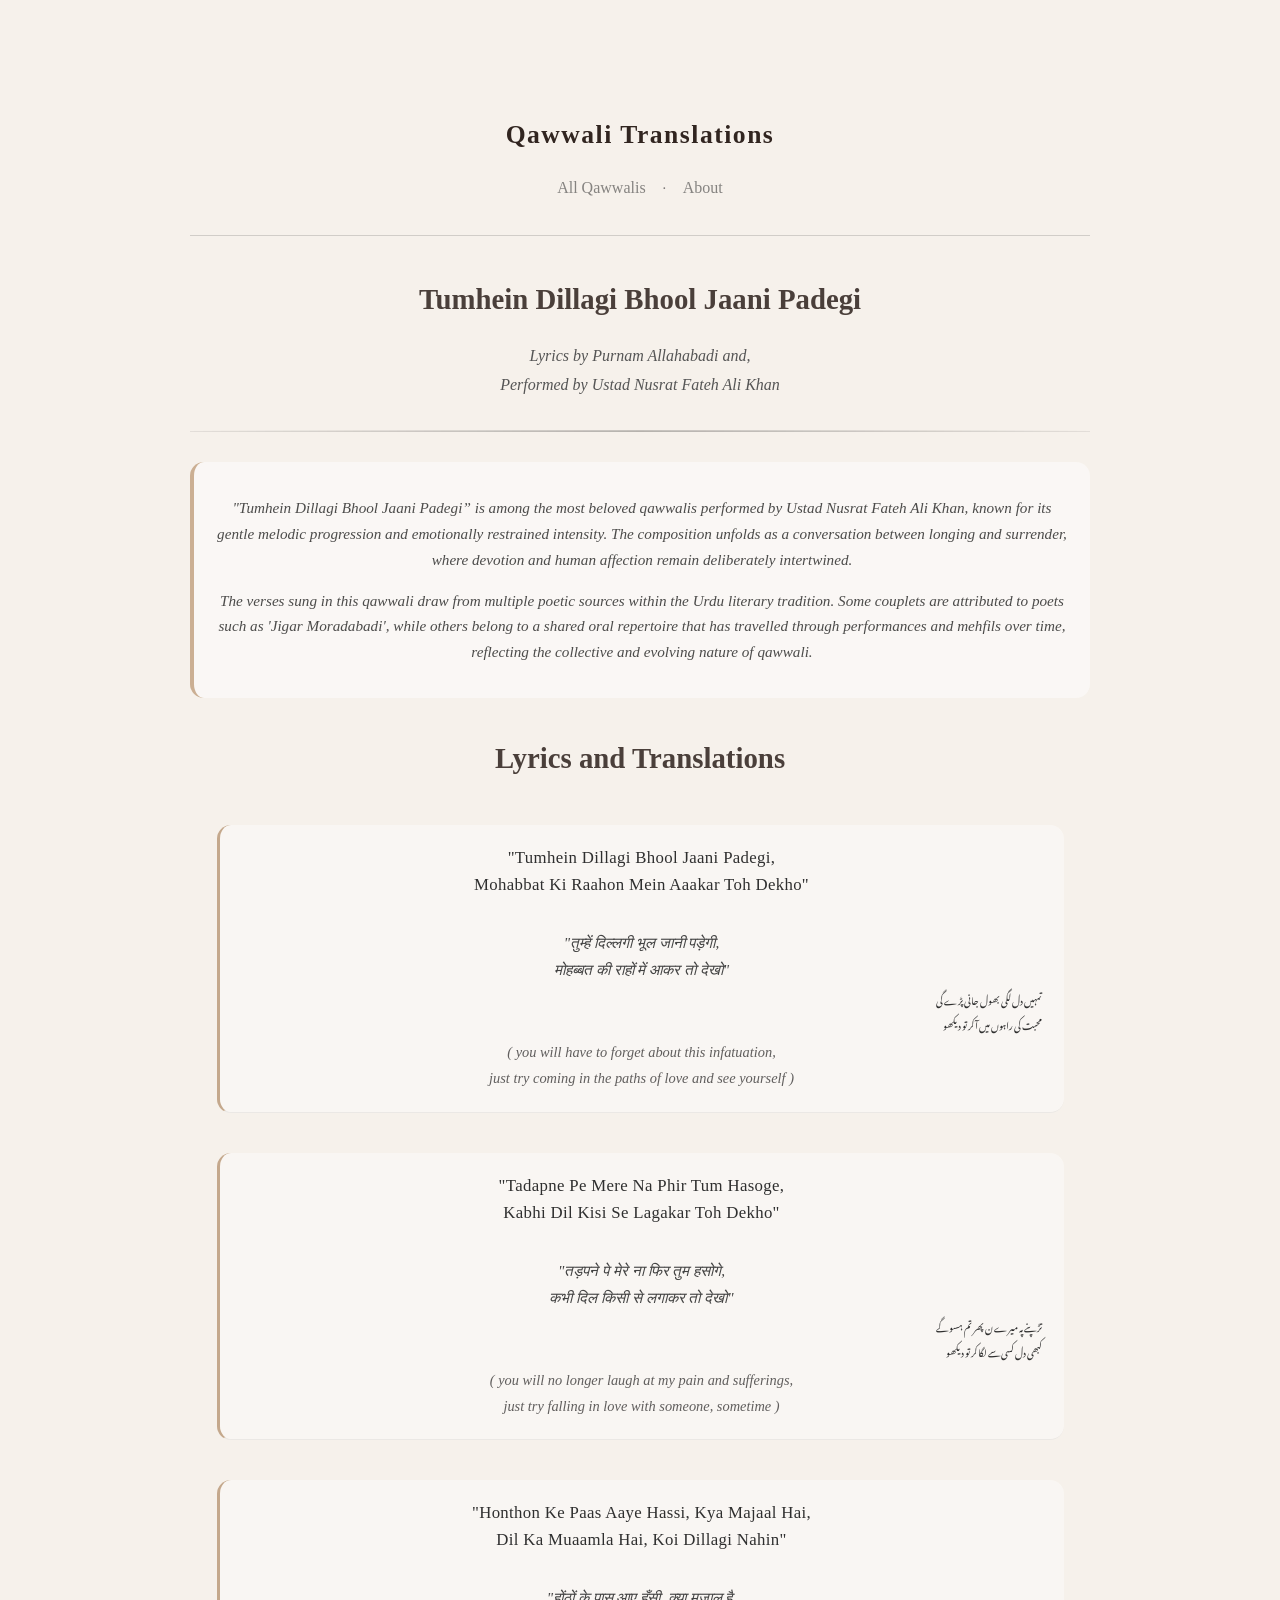
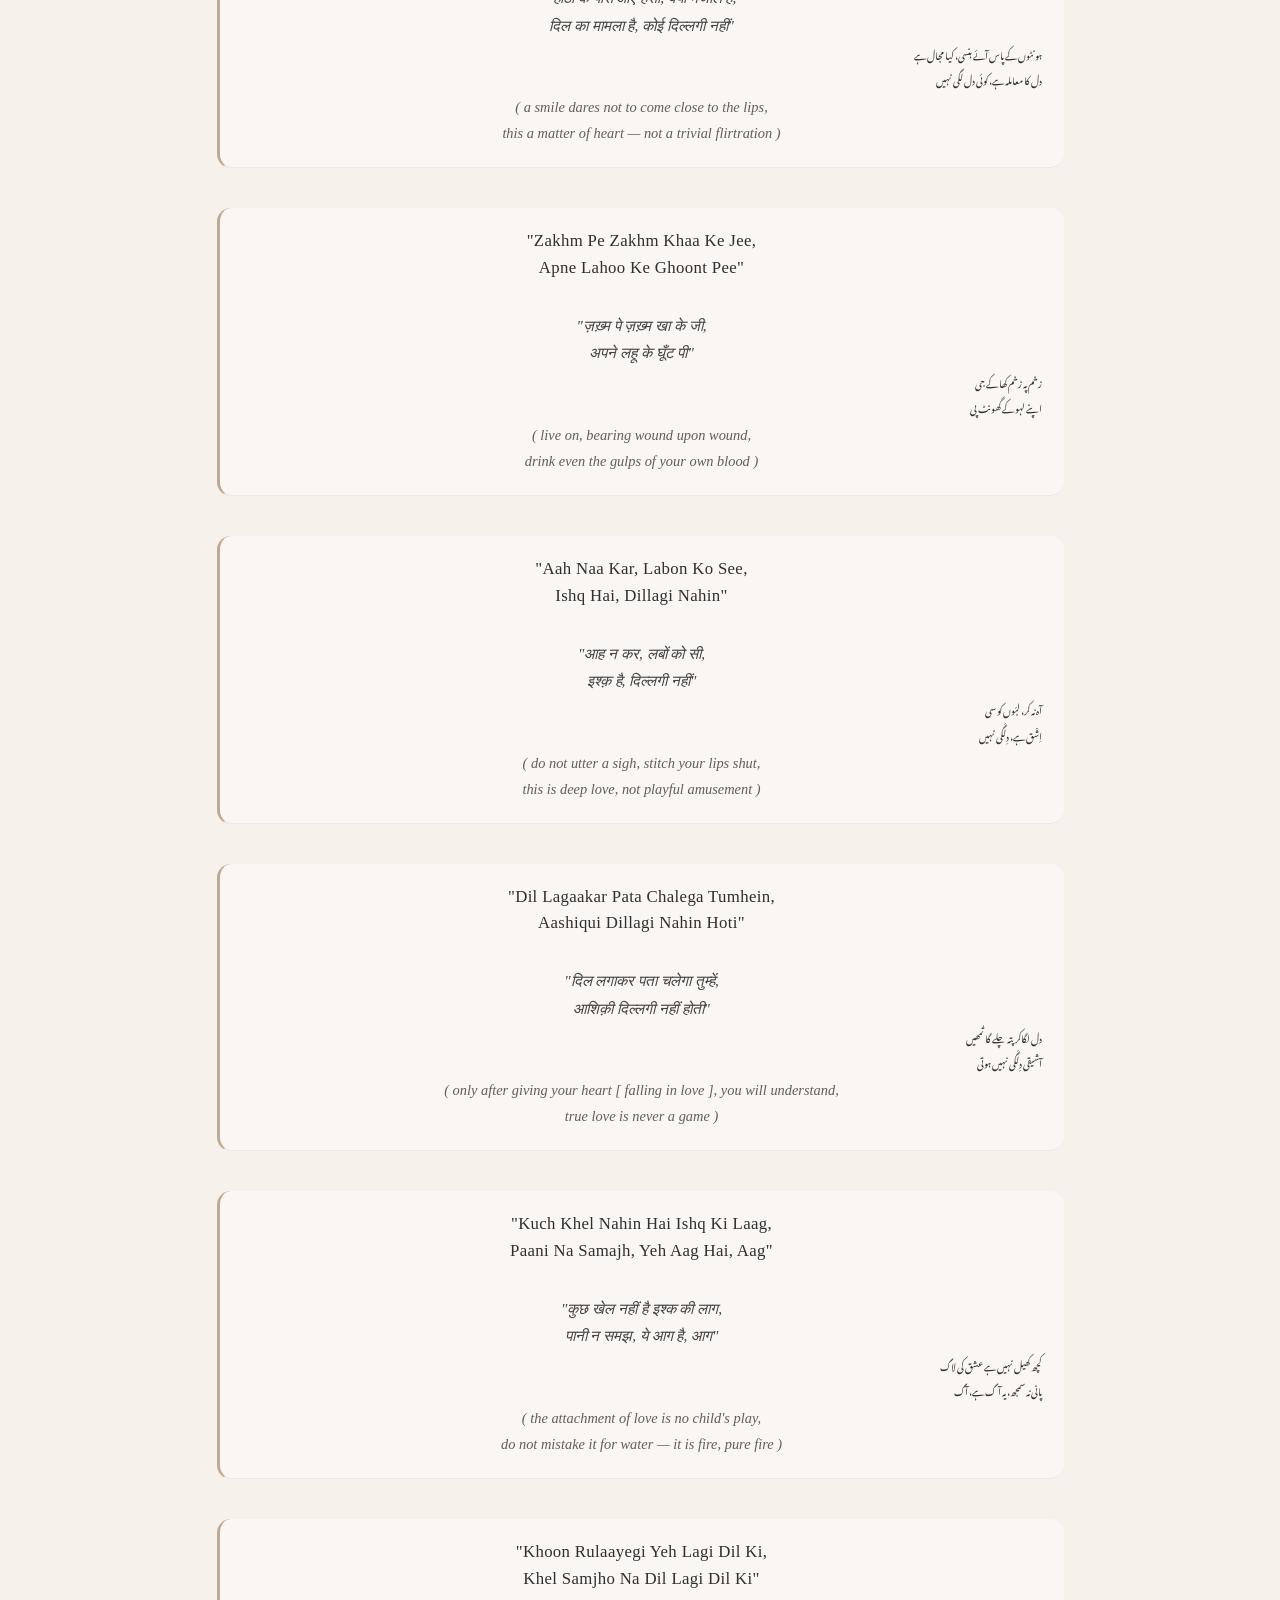
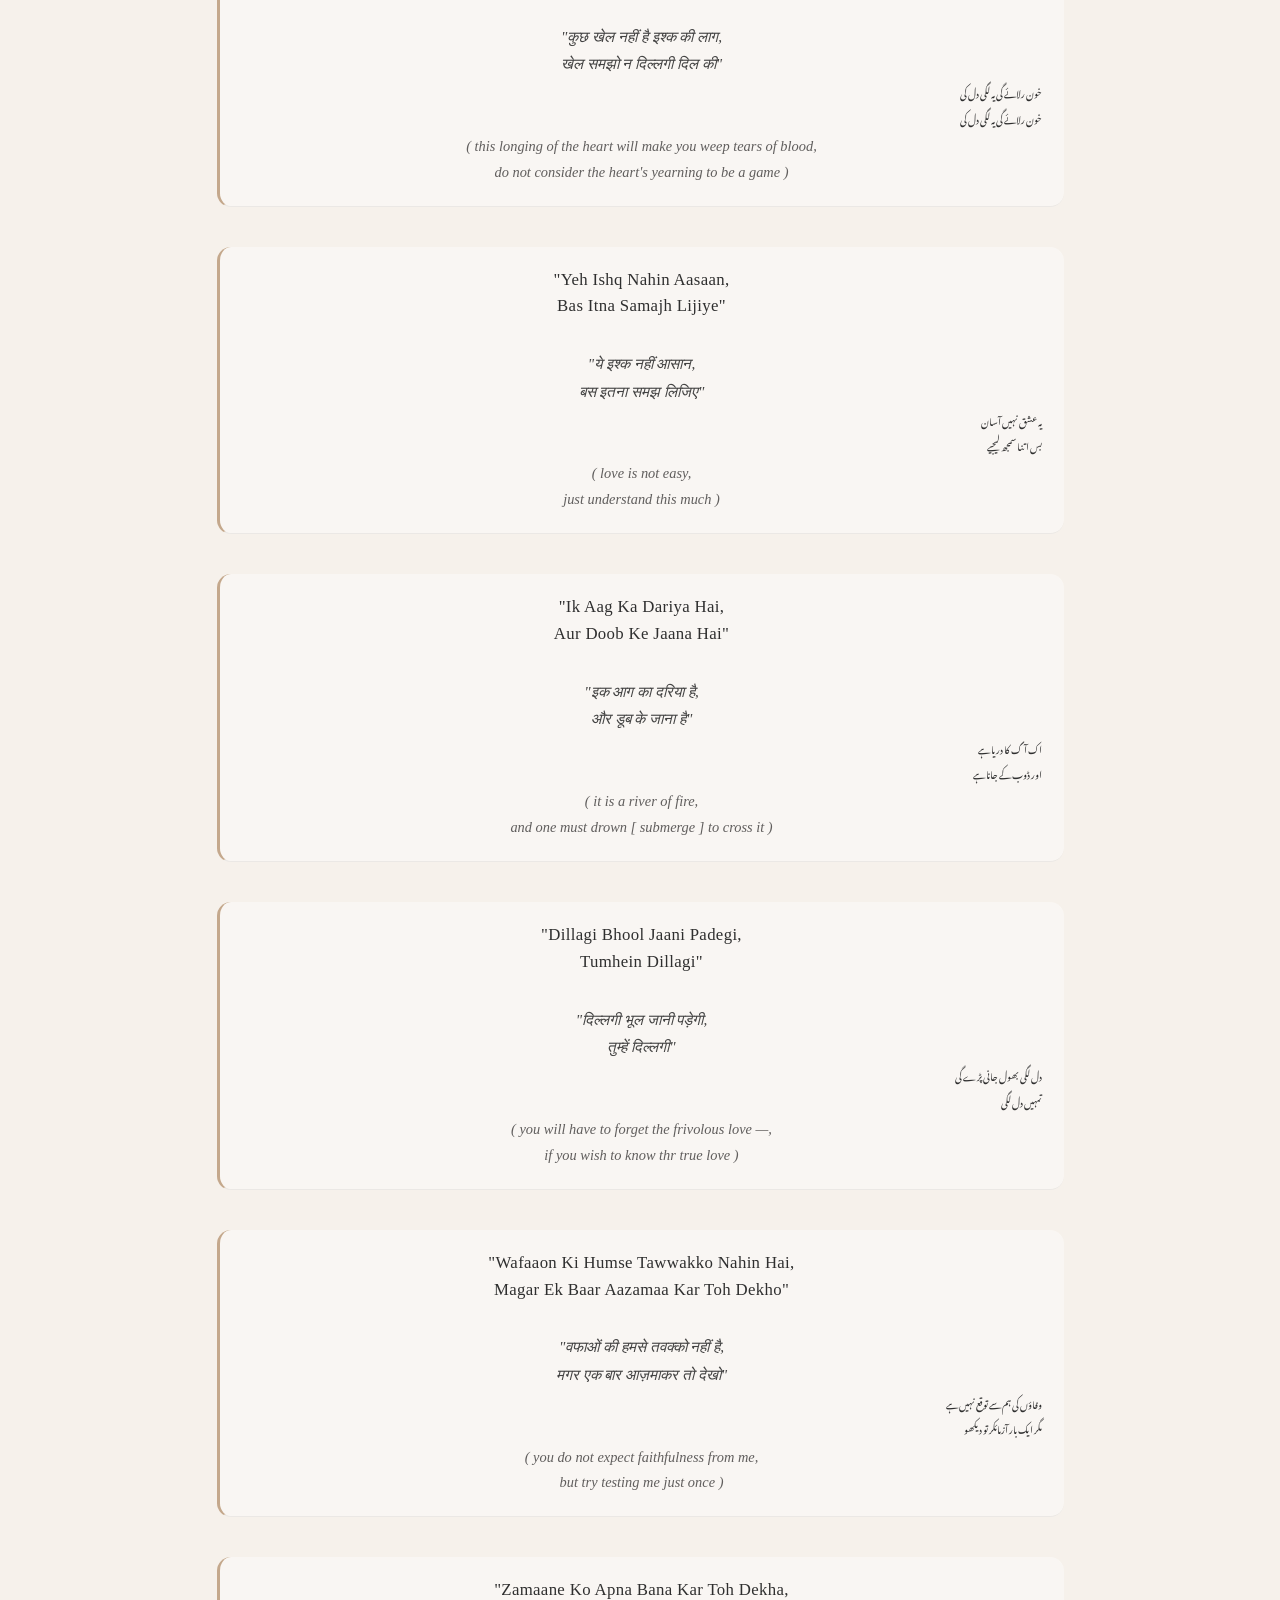
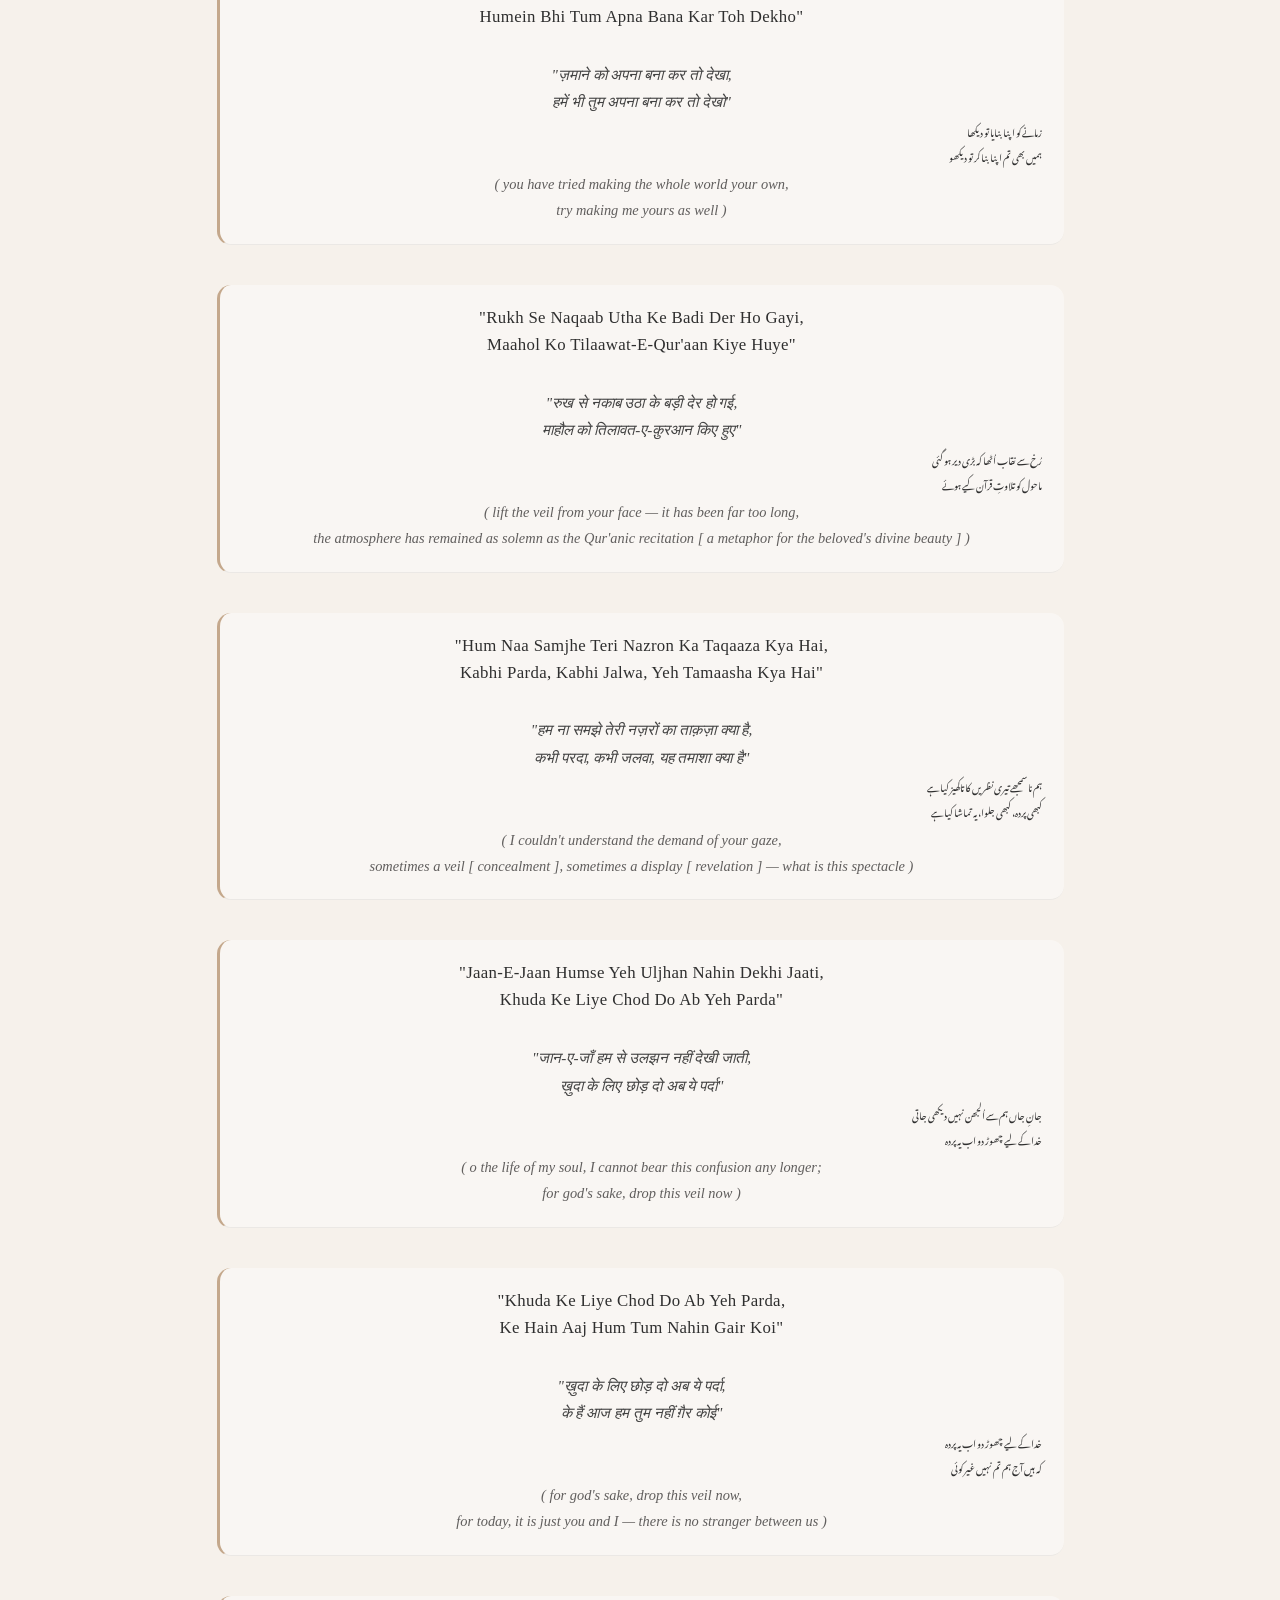
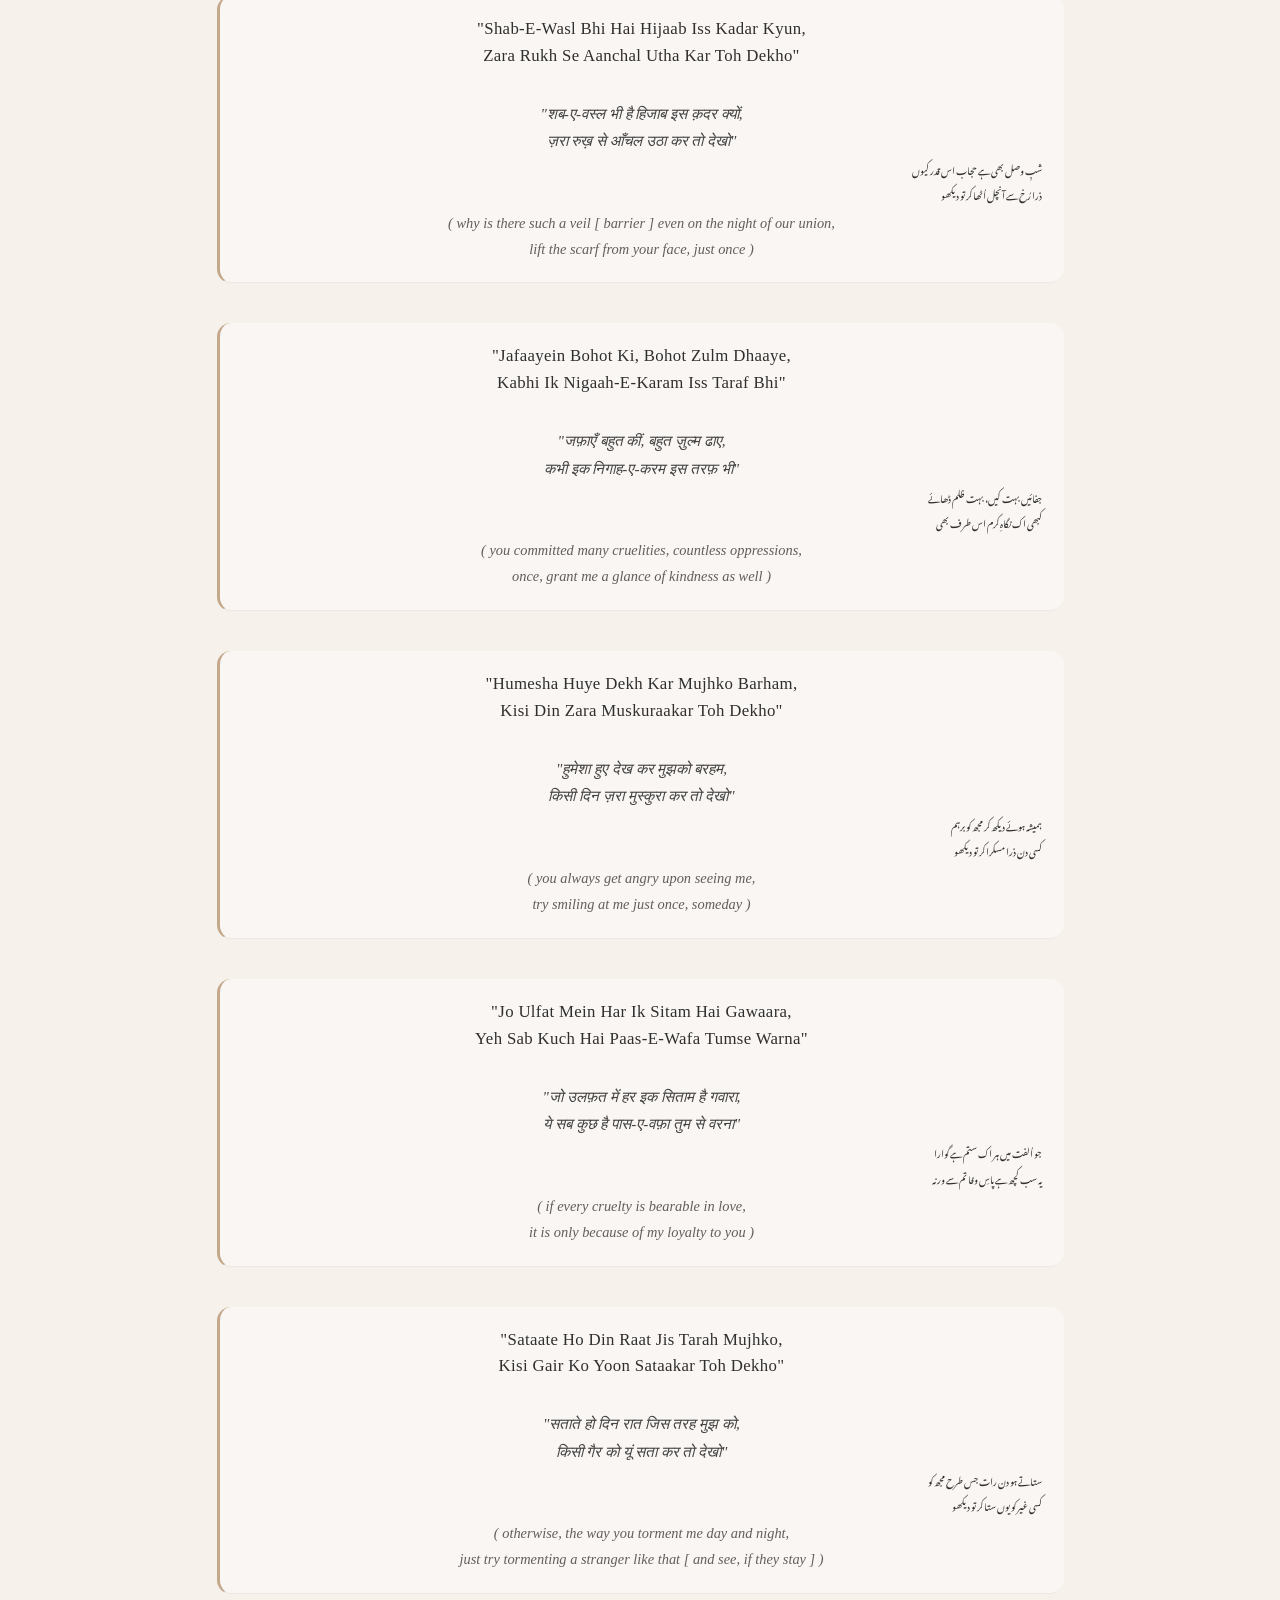
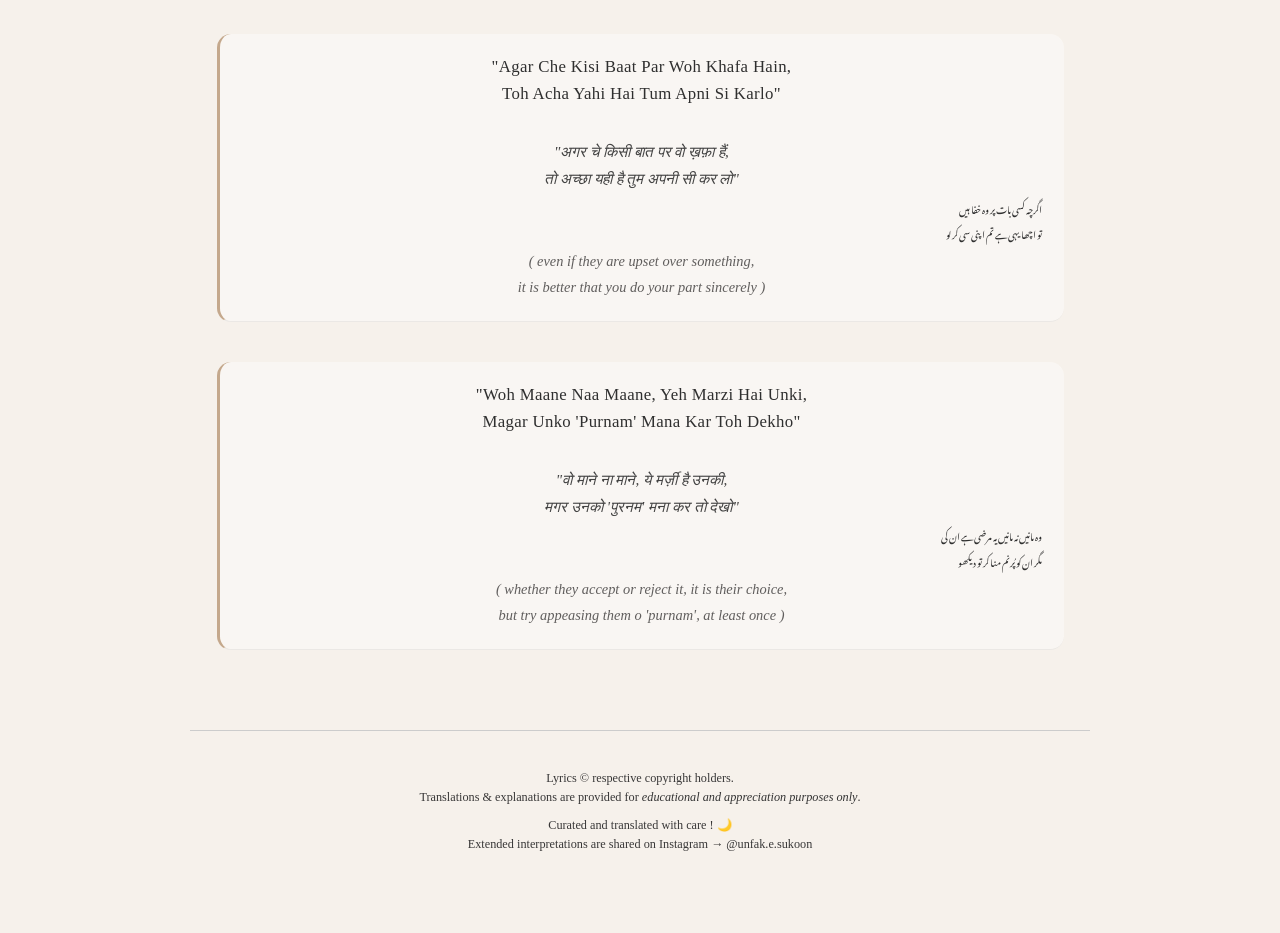
<file: Dillagi.html>
<!DOCTYPE html>
<html> 
    <head>
        <meta charset="UTF-8">
        <meta name="viewport" content="width=device-width, initial-scale=1.0" >  
        
        <link rel="stylesheet" href="style.css">

        <title> Tumhein Dillagi Bhool Jaani Padegi with Translations | Ustad Nusrat Fateh Ali Khan </title>
              <meta name="description"
                     content="Tumhein Dillagi Bhool Jaani Padegi qawwali by Ustad Nusrat Fateh Ali Khan with Urdu lyrics and simple Hindi-English translation and explanation. Explore poetry, devotion and emotional depth" />
              
              <meta name="robots"
                     content="index, follow" />

              <meta name="keywords"
                     content="Tumhein Dillagi Bhool Jaani Padegi lyrics, Tumhein Dillagi Bhool Jaani Padegi translation, Nusrat Fateh Ali Khan qawwali, UNFAK lyrics meaning" />
              
              <meta name="author" 
                     content="Poetry & Qawwali | The Voice of Ustad Nusrat Fateh Ali Khan">
       </head>
       
        <body>
            <header>
              <header class="site-header">
                    <h1 class="site-title"> Qawwali Translations </h1>
                      <nav class="main-nav">
                       <a href="index.html">All Qawwalis</a>
                             <span class="nav-separator">·</span>
                                    <a href="about.html">About</a>
                     </nav>
              </header>
            </header>

            <h2> Tumhein Dillagi Bhool Jaani Padegi </h2>

            <p class="credit"> Lyrics by <em> Purnam Allahabadi </em> and, <br>
            Performed by <em> Ustad Nusrat Fateh Ali Khan </em> </p>
            <hr>
            
            <div class="insight"> 
              <p> "Tumhein Dillagi Bhool Jaani Padegi” is among the most beloved qawwalis performed by Ustad Nusrat Fateh Ali Khan, known for its gentle melodic progression and emotionally restrained intensity.
               The composition unfolds as a conversation between longing and surrender, where devotion and human affection remain deliberately intertwined. <p>
               
              <p> The verses sung in this qawwali draw from multiple poetic sources within the Urdu literary tradition.
               Some couplets are attributed to poets such as 'Jigar Moradabadi', while others belong to a shared oral repertoire that has travelled through performances and mehfils over time, reflecting the collective and evolving nature of qawwali.
            </p> </div>
                
                <div class="section-title-box">
            <h2> Lyrics and Translations </h2>
            </div>
            
            <div class="lyric-block">
                    <b> <p class="english">"Tumhein Dillagi Bhool Jaani Padegi, <br>
                         Mohabbat Ki Raahon Mein Aaakar Toh Dekho" </p> </b>

                    <i> <p class="hindi">"तुम्हें दिल्लगी भूल जानी पड़ेगी, <br>
                         मोहब्बत की राहों में आकर तो देखो"</p> </i>

                    <p class="urdu"> تمہیں دل لگی بھول جانی پڑے گی </p>  
                          <p class="urdu"> محبت کی راہوں میں آکر تو دیکھو </p>

                     <p class="translation">
                    <i> ( you will have to forget about this infatuation, <br>
                         just try coming in the paths of love and see yourself ) </i> </p> 
                    </div>
 
             <!--<div class="interpretation"> </div>
                    <b> <u> Detailed Interpretation </u> </b>: This opening line sets the tone of the song.
                    The speaker is asserting that the person they are addressing currently possesses a casual and perhaps even dismissive attitude towards love.
                    The use of "Padegi" suggests that this lightheartedness is unsustainable and will be forcibly shed once they encounter genuine love.
                    It's a statement of certainty that experience will change their perspective.
                    </p> </div> </div>
                    </section> -->        
        
           <!-- <section class="breakdown-section">
                </div class="breakdown-meaning-box">
                <h2> Meaning/Breakdown and Interpretation of the Lyrics: </h2>
                <h3> Detailed Breakdown: </h3>
                <div class="breakdown"> </div>
                <p>
<b> <i> Mohabbat ( मोहब्बत ) </b> </i>: This is the Urdu word for "love," carrying a sense of deep affection, passion, and emotional connection. <br>

<b> <i> Ki Raahon Mein ( की राहों में ) </b> </i>: This translates to "on the paths of" or "in the ways of." "Raahon" (paths) suggests a journey, implying that love is not a static state but a course one navigates, often with its own challenges and experiences. <br>

<b> <i> Aakar ( आकर )  </b> </i>: This is a gerund meaning "having come" or "by coming." <br>

<b> <i> Toh Dekho ( तो देखो ) </b> </i>: This phrase means "then see" or "just try and see." The "toh" adds emphasis, urging the listener to experience it firsthand. <br>
 
<div class="interpretation"> </div>
<b> <u> Detailed Interpretation </u> </b>: This line is an invitation and a challenge.
The speaker urges the other person to step into the realm of genuine love.
The phrase "Paths of Love" hints at the complexities and potential difficulties that come with deep emotional involvement.
The "Aakar Toh Dekho" implies that intellectual understanding or observation from a distance is insufficient; true comprehension only comes through direct experience.
It's a call to move beyond superficiality and engage with love's realities.
</p> </div> </div>
            </section> -->

                <div class="lyric-block">
                      
                       <b> <p class="english">"Tadapne Pe Mere Na Phir Tum Hasoge, <br>
                         Kabhi Dil Kisi Se Lagakar Toh Dekho" </p> </b>

                       <i> <p class="hindi">"तड़पने पे मेरे ना फिर तुम हसोगे, <br>
                         कभी दिल किसी से लगाकर तो देखो" </p> </i>

                <p class="urdu"> تڑپنے پہ میرے ن پھر تم ہسو گے  </p>
                <p class="urdu"> کبھی دل کسی سے لگا کر تو دیکھو </p>

                <p class="translation">
                <i> ( you will no longer laugh at my pain and sufferings, <br>
                    just try falling in love with someone, sometime ) </i>
                </p> </div>

           <!-- <section class="breakdown-section">
                </div class="breakdown-meaning-box">
                <h3> Detailed Breakdown: </h3>
                <div class="breakdown"> </div>
                <p>
<b> <i> Tadapne Pe ( तड़पने पे ) </b> </i>: "Tadapna" means to suffer, to yearn intensely, to writhe in pain (often emotional).
"Pe" is a postposition meaning "at" or "on."
So, "tadapne pe" means "at my suffering" or "at my intense yearning." <br>

<b> <i> Mere ( मेरे ) </b> </i>: Possessive pronoun meaning "my." It indicates that the suffering being referred to belongs to the speaker. <br>

<b> <i> Na Phir ( न फिर ) </b> </i>: "Na" means "not" and "Phir" means "again." Together, they mean "no longer" or "never again." <br>

<b> <i> Tum Hasoge ( तुम हसोगे ) </b> </i>: " Tum" means "you," and "Hasoge" is the future tense of the verb "hasna," meaning "to laugh."
So, "tum hasoge" translates to "you will laugh." <br>

<div class="interpretation"> </div>
<b> <u> Detailed Interpretation </u> </b>: This line reveals the speaker's current emotional state – they are suffering or deeply longing, likely due to love.
The speaker recalls or anticipates a time when the other person might have found amusement in their pain ("tum hasoge").
However, the speaker confidently asserts that this will change ("na phir tum hasoge").
The implication is that once the other person experiences the pangs of love themselves (as suggested in the previous lines), they will develop empathy and understanding, making it impossible for them to mock the speaker's suffering.
It highlights the transformative power of shared emotional experience.
</p> </div> </div>
            </section> -->

                <div class="lyric-block">
                       <b> <p class="english">"Honthon Ke Paas Aaye Hassi, Kya Majaal Hai, <br>
                            Dil Ka Muaamla Hai, Koi Dillagi Nahin" </p> </b>
                       
                       <i> <p class="hindi">"होंठों के पास आए हँसी, क्या मजाल है, <br>
                            दिल का मामला है, कोई दिल्लगी नहीं" </p> </i>

                <p class="urdu">  ہونٹوں کے پاس آئے ہنسی، کیا مجال ہے </p>
                <p class="urdu">  دل کا معاملہ ہے، کوئی دل لگی نہیں </p>

                <p class="translation">
                <i> ( a smile dares not to come close to the lips, <br>
                     this a matter of heart — not a trivial flirtration ) </i>
                </p> </div>

                <div class="lyric-block">
                       <b> <p class="english">"Zakhm Pe Zakhm Khaa Ke Jee, <br>
                            Apne Lahoo Ke Ghoont Pee" </p> </b>
                       <i> <p class="hindi">"ज़ख़्म पे ज़ख़्म खा के जी, <br>
                            अपने लहू के घूँट पी" </p> </i>

                <p class="urdu">
                    زخم پہ زخم کھا کے جی </p>
                   <p class="urdu"> اپنے لہو کے گھونٹ پی </p>

                <p class="translation">
                <i> ( live on, bearing wound upon wound, <br>
                     drink even the gulps of your own blood ) </i>
                </p> </div>

                <div class="lyric-block">
                       <b> <p class="english">"Aah Naa Kar, Labon Ko See, <br>
                            Ishq Hai, Dillagi Nahin" </p> </b>
                       
                        <i> <p class="hindi">"आह न कर, लबों को सी, <br>
                            इश्क़ है, दिल्लगी नहीं" </p> </i>

                <p class="urdu"> آہ نہ کر، لبّوں کو سی <br>
                <p class="urdu"> اِشْق ہے، دِلّگی نہیں </p>

                <p class="translation">
                <i> ( do not utter a sigh, stitch your lips shut, <br>
                     this is deep love, not playful amusement ) </i>
                </p> </div>

                <div class="lyric-block">
                       <b> <p class="english">"Dil Lagaakar Pata Chalega Tumhein, <br>
                            Aashiqui Dillagi Nahin Hoti" </p> </b>
                       
                       <i> <p class="hindi">"दिल लगाकर पता चलेगा तुम्हें, <br>
                            आशिक़ी दिल्लगी नहीं होती" </p> </i>

                <p class="urdu"> دل لگاکر پتہ چلے گا تُمھیں <br>
                <p class="urdu"> آشیقی دِلّگی نہیں ہوتی </p>

                <p class="translation">
                <i> ( only after giving your heart [ falling in love ], you will understand, <br>
                     true love is never a game ) </i>
                </p> </div>

                <div class="lyric-block">
                       <b> <p class="english">"Kuch Khel Nahin Hai Ishq Ki Laag, <br>
                            Paani Na Samajh, Yeh Aag Hai, Aag" </p> </b>
                      
                       <i> <p class="hindi">"कुछ खेल नहीं है इश्क की लाग, <br>
                            पानी न समझ, ये आग है, आग" </p> </i>

                <p class="urdu"> کچھ کھیل نہیں ہے عشق کی لاگ <br>
                <p class="urdu"> پانی نہ سمجھ، یہ آگ ہے، آگ </p>

                <p class="translation">
                <i> ( the attachment of love is no child's play, <br>
                     do not mistake it for water — it is fire, pure fire ) </i>
                </p> </div>

                <div class="lyric-block">
                       <b> <p class="english">"Khoon Rulaayegi Yeh Lagi Dil Ki, <br>
                            Khel Samjho Na Dil Lagi Dil Ki" </p> </b>
                       
                       <i> <p class="hindi">"कुछ खेल नहीं है इश्क की लाग, <br>
                           खेल समझो न दिल्लगी दिल की" </p> </i>

                <p class="urdu">  خون رلائے گی یہ لگی دل کی <br>
                <p class="urdu"> خون رلائے گی یہ لگی دل کی </p>

                <p class="translation">
                <i> ( this longing of the heart will make you weep tears of blood, <br>
                     do not consider the heart's yearning to be a game ) </i>
                </p> </div>

                <div class="lyric-block">
                       <b> <p class="english">"Yeh Ishq Nahin Aasaan, <br>
                            Bas Itna Samajh Lijiye" </p> </b>
                       
                       <i> <p class="hindi">"ये इश्क नहीं आसान, <br>
                           बस इतना समझ लिजिए" </p> </i>

                <p class="urdu"> یہ عشق نہیں آسان <br>
                <p class="urdu"> بس اتنا سمجھ لیجیے </p>

                <p class="translation">
                <i> ( love is not easy, <br>
                     just understand this much ) </i>
                </p> </div>

                <div class="lyric-block">
                       <b> <p class="english">"Ik Aag Ka Dariya Hai, <br>
                            Aur Doob Ke Jaana Hai" </p> </b>
                     
                       <i> <p class="hindi">"इक आग का दरिया है, <br>
                           और डूब के जाना है" </p> </i>

                <p class="urdu"> اک آگ کا دریا ہے <br>
                <p class="urdu"> اور ڈوب کے جانا ہے</p>

                <p class="translation">
                <i> ( it is a river of fire, <br>
                     and one must drown [ submerge ] to cross it ) </i>
                </p> </div>

                <div class="lyric-block">
                       <b> <p class="english">"Dillagi Bhool Jaani Padegi, <br>
                            Tumhein Dillagi" </p> </b>
                       
                       <i> <p class="hindi">"दिल्लगी भूल जानी पड़ेगी, <br>
                           तुम्हें दिल्लगी" </p> </i>

                <p class="urdu">  دل لگی بھول جانی پڑے گی <br>
                <p class="urdu"> تمہیں دل لگی </p>

                <p class="translation">
                <i> ( you will have to forget the frivolous love —, <br>
                     if you wish to know thr true love ) </i>
                </p> </div>

                <div class="lyric-block">
                       <b> <p class="english">"Wafaaon Ki Humse Tawwakko Nahin Hai, <br>
                            Magar Ek Baar Aazamaa Kar Toh Dekho" </p> </b>

                       <i> <p class="hindi">"वफाओं की हमसे तवक्को नहीं है, <br>
                           मगर एक बार आज़माकर तो देखो" </p> </i>

                <p class="urdu"> وفاؤں کی ہم سے توقع نہیں ہے <br>
                <p class="urdu"> مگر ایک بار آزمائکر تو دیکھو </p>

                <p class="translation">
                <i> ( you do not expect faithfulness from me, <br>
                     but try testing me just once ) </i>
                </p> </div>

                <div class="lyric-block">
                       <b> <p class="english">"Zamaane Ko Apna Bana Kar Toh Dekha, <br>
                            Humein Bhi Tum Apna Bana Kar Toh Dekho" </p> </b>

                       <i> <p class="hindi">"ज़माने को अपना बना कर तो देखा, <br>
                           हमें भी तुम अपना बना कर तो देखो" </p> </i>

                <p class="urdu"> زمانے کو اپنا بنایا تو دیکھا <br>
                <p class="urdu"> ہمیں بھی تم اپنا بنا کر تو دیکھو </p>

                <p class="translation">
                <i> ( you have tried making the whole world your own, <br>
                     try making me yours as well ) </i>
                </p> </div>

                <div class="lyric-block">
                       <b> <p class="english">"Rukh Se Naqaab Utha Ke Badi Der Ho Gayi, <br>
                            Maahol Ko Tilaawat-E-Qur'aan Kiye Huye" </p> </b>

                       <i> <p class="hindi">"रुख से नकाब उठा के बड़ी देर हो गई, <br>
                           माहौल को तिलावत-ए-क़ुरआन किए हुए" </p> </i>

                <p class="urdu"> رُخ سے نقاب اُٹھا کہ بڑی دیر ہو گئی <br>
                <p class="urdu"> ماحول کو تلاوتِ قرآن کیے ہوئے </p>

                <p class="translation">
                <i> ( lift the veil from your face — it has been far too long, <br>
                     the atmosphere has remained as solemn as the Qur'anic recitation [ a metaphor for the beloved's divine beauty ] ) </i>
                </p> </div>

                <div class="lyric-block">
                       <b> <p class="english">"Hum Naa Samjhe Teri Nazron Ka Taqaaza Kya Hai, <br>
                            Kabhi Parda, Kabhi Jalwa, Yeh Tamaasha Kya Hai" </p> </b>

                       <i> <p class="hindi">"हम ना समझे तेरी नज़रों का ताक़ज़ा क्या है, <br>
                           कभी परदा, कभी जलवा, यह तमाशा क्या है" </p> </i>

                <p class="urdu"> ہم نا سمجھے تیری نظریں کا تاکھیز کیا ہے <br>
                <p class="urdu"> کبھی پردہ، کبھی جلوا، یہ تماشا کیا ہے </p>
                
                <p class="translation">
                <i> ( I couldn't understand the demand of your gaze, <br>
                     sometimes a veil [ concealment ], sometimes a display [ revelation ] — what is this spectacle ) </i>
                </p> </div>

                <div class="lyric-block">
                       <b> <p class="english">"Jaan-E-Jaan Humse Yeh Uljhan Nahin Dekhi Jaati, <br>
                            Khuda Ke Liye Chod Do Ab Yeh Parda" </p> </b>

                       <i> <p class="hindi">"जान-ए-जाँ हम से उलझन नहीं देखी जाती, <br>
                           ख़ुदा के लिए छोड़ दो अब ये पर्दा" </p> </i>

                <p class="urdu"> جانِ جاں ہم سے اُلجھن نہیں دیکھی جاتی <br>
                <p class="urdu"> خدا کے لیے چھوڑ دو اب یہ پردہ </p>

                <p class="translation">
                <i> ( o the life of my soul, I cannot bear this confusion any longer; <br>
                     for god's sake, drop this veil now ) </i>
                </p> </div>

                <div class="lyric-block">
                       <b> <p class="english">"Khuda Ke Liye Chod Do Ab Yeh Parda, <br>
                            Ke Hain Aaj Hum Tum Nahin Gair Koi" </p> </b>

                       <i> <p class="hindi">"ख़ुदा के लिए छोड़ दो अब ये पर्दा, <br>
                           के हैं आज हम तुम नहीं ग़ैर कोई" </p> </i>

                <p class="urdu"> خدا کے لیے چھوڑ دو اب یہ پردہ <br>
                <p class="urdu"> کہ ہیں آج ہم تم نہیں غیر کوئی </p>

                <p class="translation">
                <i> ( for god's sake, drop this veil now, <br>
                     for today, it is just you and I — there is no stranger between us ) </i>
                </p> </div>

                <div class="lyric-block">
                       <b> <p class="english">"Shab-E-Wasl Bhi Hai Hijaab Iss Kadar Kyun, <br>
                            Zara Rukh Se Aanchal Utha Kar Toh Dekho" </p> </b>

                       <i> <p class="hindi">"शब-ए-वस्ल भी है हिजाब इस क़दर क्यों, <br>
                          ज़रा रुख़ से आँचल उठा कर तो देखो" </p> </i>

                <p class="urdu"> شبِ وصل بھی ہے حجاب اس قدر کیوں <br>
                <p class="urdu"> ذرا رُخ سے آنچل اُٹھا کر تو دیکھو </p>

                <p class="translation">
                <i> ( why is there such a veil [ barrier ] even on the night of our union, <br>
                     lift the scarf from your face, just once ) </i>
                </p> </div>

                <div class="lyric-block">
                       <b> <p class="english">"Jafaayein Bohot Ki, Bohot Zulm Dhaaye, <br>
                            Kabhi Ik Nigaah-E-Karam Iss Taraf Bhi" </p> </b>

                       <i> <p class="hindi">"जफ़ाएँ बहुत कीं, बहुत ज़ुल्म ढाए, <br>
                          कभी इक निगाह-ए-करम इस तरफ़ भी" </p> </i>

                <p class="urdu"> جفائیں بہت کیں، بہت ظلم ڈھائے <br>
                <p class="urdu"> کبھی اک نگاہِ کرم اس طرف بھی </p>

                <p class="translation">
                <i> ( you committed many cruelities, countless oppressions, <br>
                     once, grant me a glance of kindness as well ) </i>
                </p> </div>

                <div class="lyric-block">
                       <b> <p class="english">"Humesha Huye Dekh Kar Mujhko Barham, <br>
                            Kisi Din Zara Muskuraakar Toh Dekho" </p> </b>

                       <i> <p class="hindi">"हुमेशा हुए देख कर मुझको बरहम, <br>
                          किसी दिन ज़रा मुस्कुरा कर तो देखो" </p> </i>

                <p class="urdu"> ہمیشہ ہوئے دیکھ کر مجھ کو برہم <br>
                <p class="urdu"> کسی دن ذرا مسکرا کر تو دیکھو </p>

                <p class="translation">
                <i> ( you always get angry upon seeing me, <br>
                     try smiling at me just once, someday ) </i>
                </p> </div>

                <div class="lyric-block">
                       <b> <p class="english">"Jo Ulfat Mein Har Ik Sitam Hai Gawaara, <br>
                            Yeh Sab Kuch Hai Paas-E-Wafa Tumse Warna" </p> </b>

                       <i> <p class="hindi">"जो उलफ़त में हर इक सिताम है गवारा, <br>
                          ये सब कुछ है पास-ए-वफ़ा तुम से वरना" </p> </i>

                <p class="urdu"> جو اُلفت میں ہر اک ستم ہے گوارا <br>
                <p class="urdu"> یہ سب کچھ ہے پاسِ وفا تم سے ورنہ </p>

                <p class="translation">
                <i> ( if every cruelty is bearable in love, <br>
                     it is only because of my loyalty to you ) </i>
                </p> </div>

                <div class="lyric-block">
                       <b> <p class="english">"Sataate Ho Din Raat Jis Tarah Mujhko, <br>
                            Kisi Gair Ko Yoon Sataakar Toh Dekho" </p> </b>

                       <i> <p class="hindi">"सताते हो दिन रात जिस तरह मुझ को, <br>
                          किसी गैर को यूं सता कर तो देखो" </p> </i>

                <p class="urdu"> ستاتے ہو دن رات جس طرح مجھ کو <br>
                <p class="urdu"> کسی غیر کو یوں ستا کر تو دیکھو </p>

                <p class="translation">
                <i> ( otherwise, the way you torment me day and night, <br>
                     just try tormenting a stranger like that [ and see, if they stay ] ) </i>
                </p> </div>

                <div class="lyric-block">
                       <b> <p class="english">"Agar Che Kisi Baat Par Woh Khafa Hain, <br>
                            Toh Acha Yahi Hai Tum Apni Si Karlo" </p> </b>

                       <i> <p class="hindi">"अगर चे किसी बात पर वो ख़फ़ा हैं, <br>
                          तो अच्छा यही है तुम अपनी सी कर लो" </p> </i>

                <p class="urdu"> اگرچہ کسی بات پر وہ خفا ہیں <br>
                <p class="urdu"> تو اچھا یہی ہے تم اپنی سی کر لو </p>

                <p class="translation">
                <i> ( even if they are upset over something, <br>
                     it is better that you do your part sincerely ) </i>
                </p> </div>

                <div class="lyric-block">
                       <b> <p class="english">"Woh Maane Naa Maane, Yeh Marzi Hai Unki, <br>
                            Magar Unko 'Purnam' Mana Kar Toh Dekho" </p> </b>

                       <i> <p class="hindi">"वो माने ना माने, ये मर्ज़ी है उनकी, <br>
                          मगर उनको 'पुरनम' मना कर तो देखो" </p> </i>

                <p class="urdu"> وہ مانیں نہ مانیں یہ مرضی ہے ان کی <br>
                <p class="urdu"> مگر ان کو پُرنم منا کر تو دیکھو </p>

                <p class="translation">
                <i> ( whether they accept or reject it, it is their choice, <br>
                     but try appeasing them o 'purnam', at least once ) </i>
                </p> </div>

    <footer class="site-footer">
    <p> Lyrics © respective copyright holders. <br>
    Translations & explanations are provided for
    <span class="footer-highlight">educational and appreciation purposes only</span>.
  </p>

    <p class="signature">
    Curated and translated with care ! 🌙 <br>
    Extended interpretations are shared on Instagram → @unfak.e.sukoon
    </p>
    </footer>

           </body>
             </html>
</file>
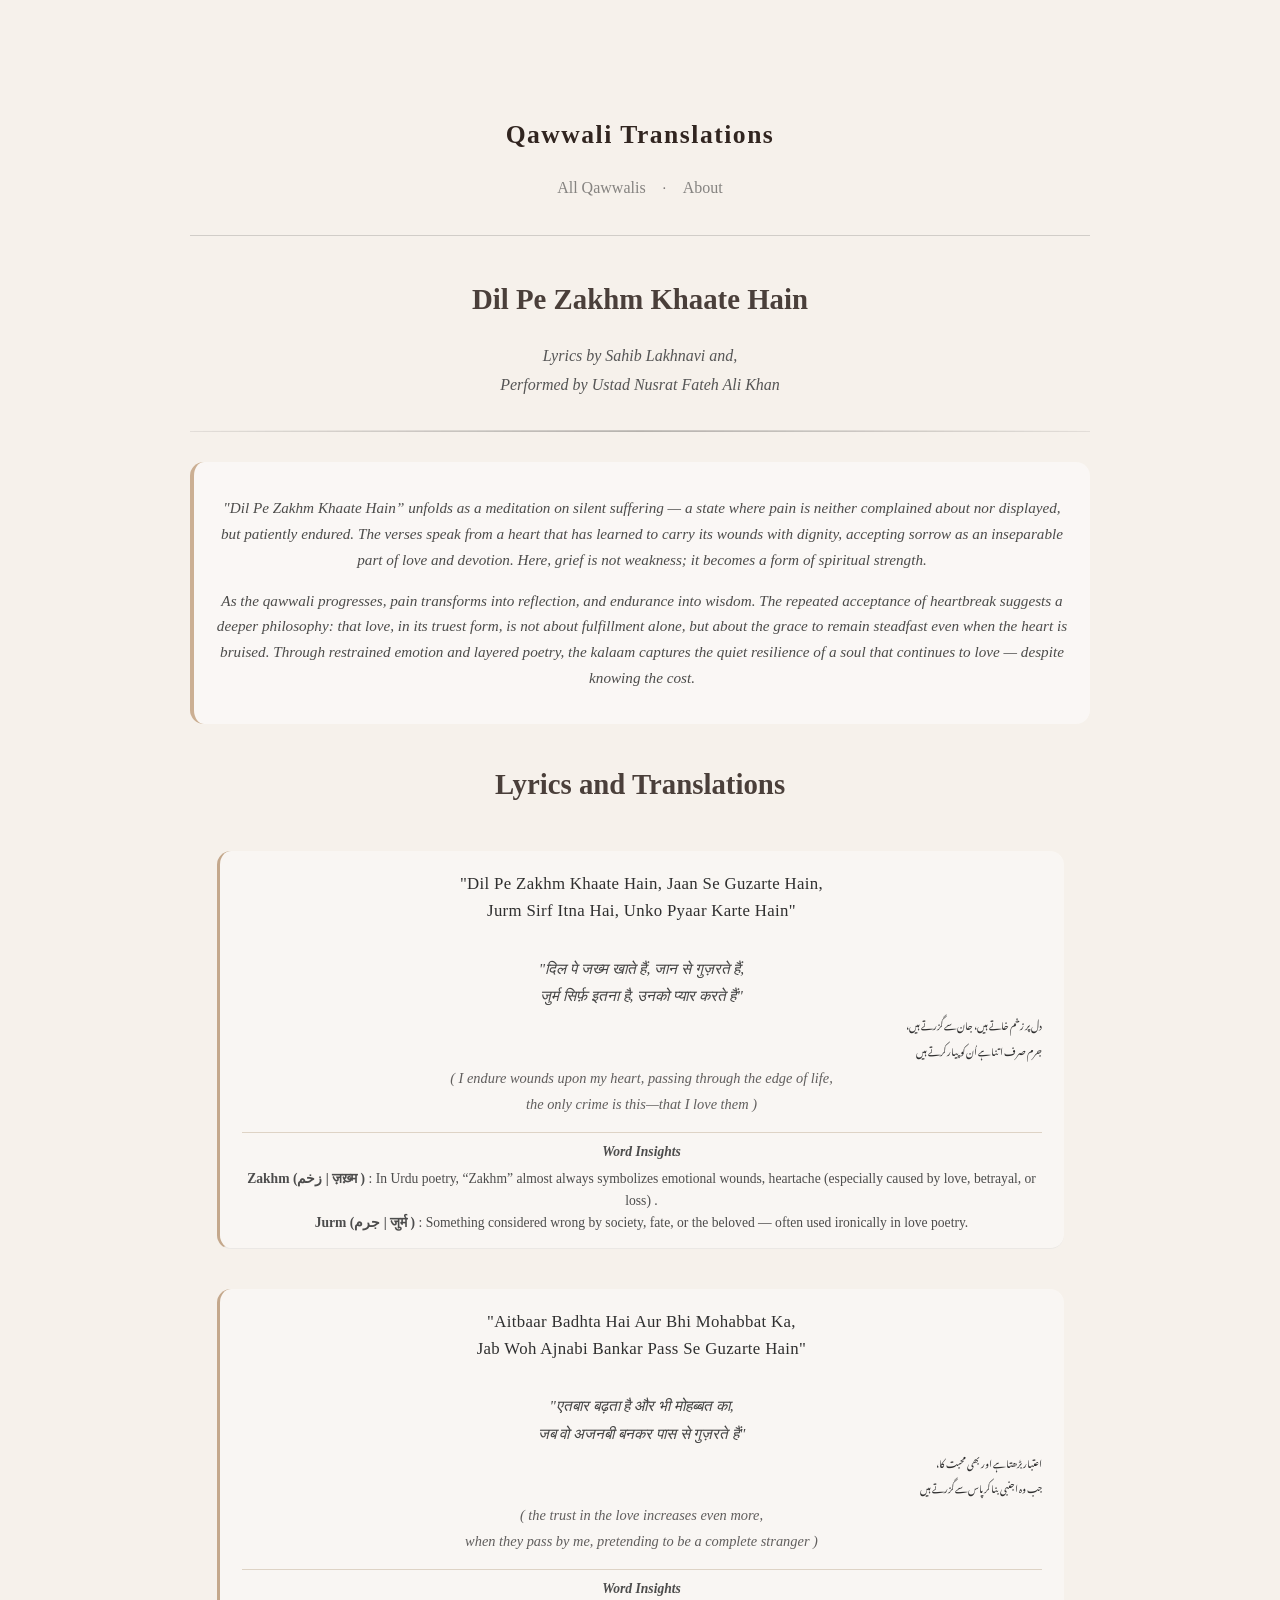
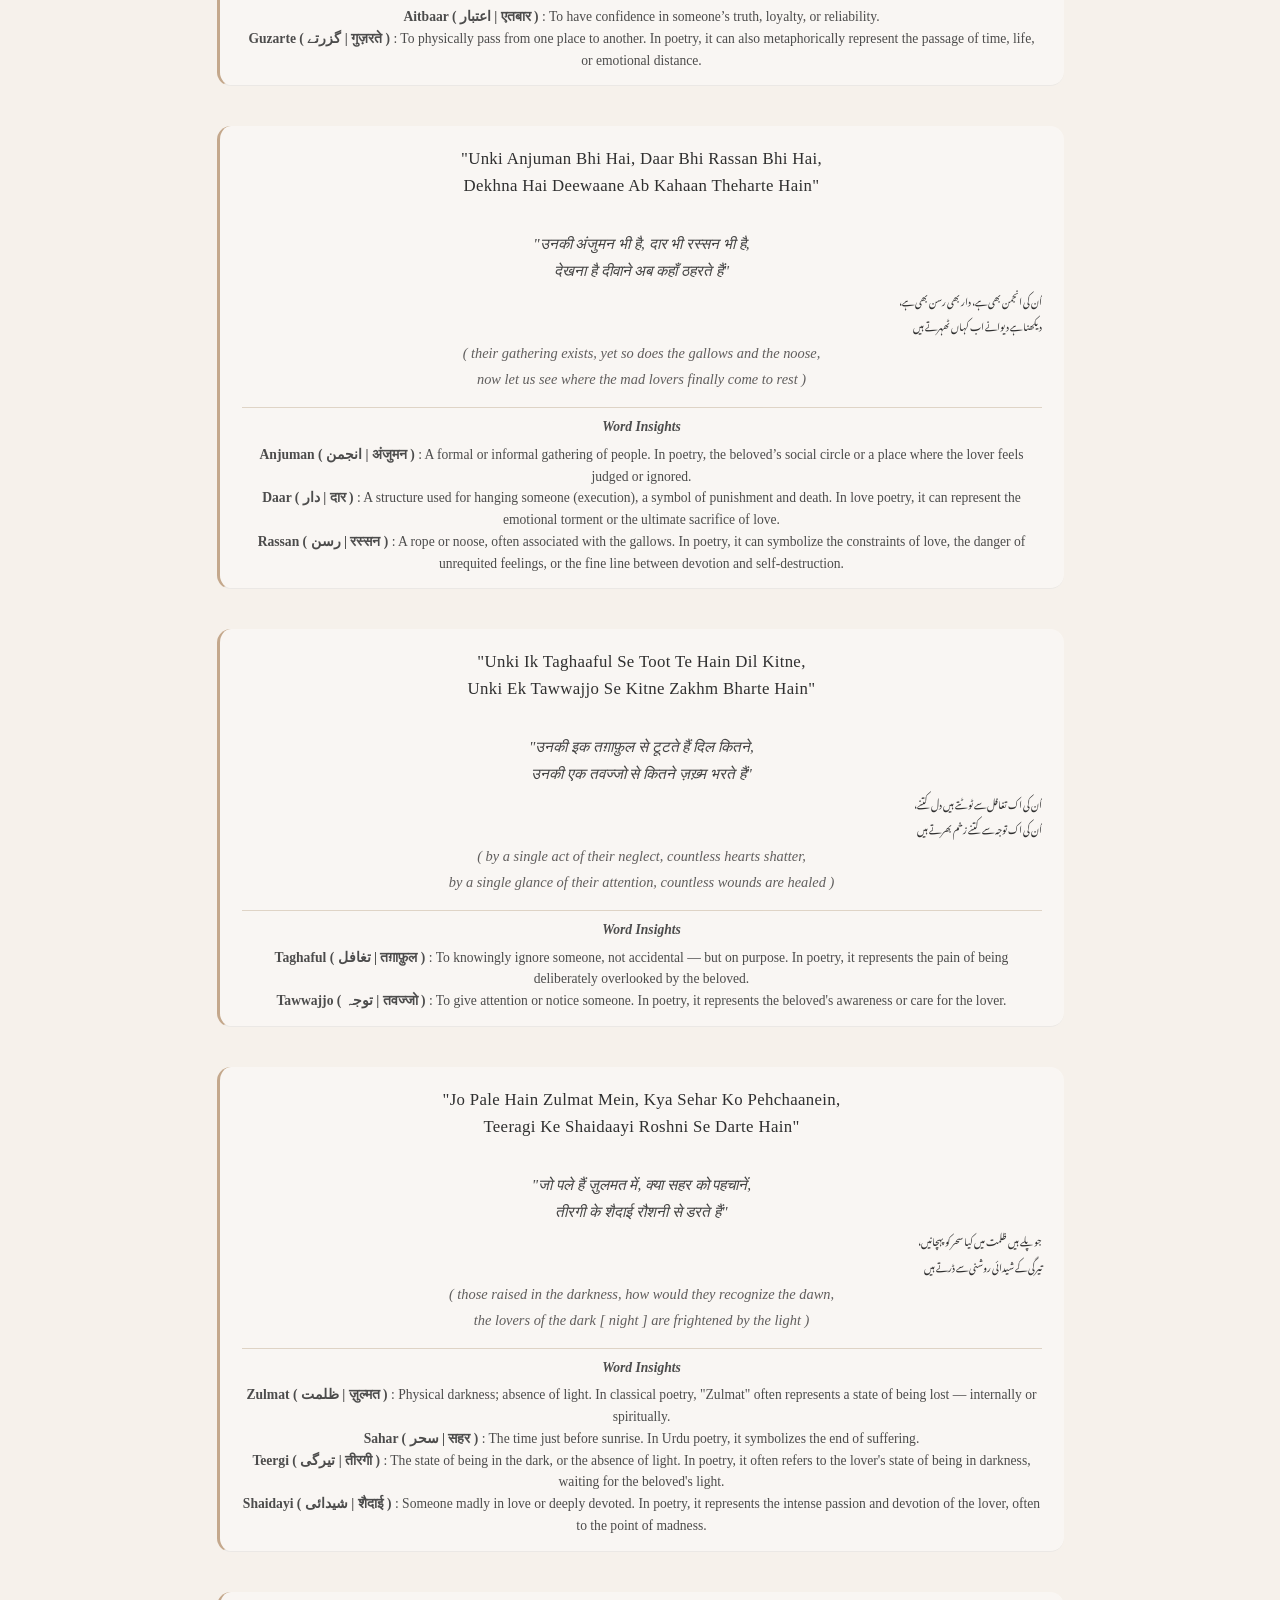
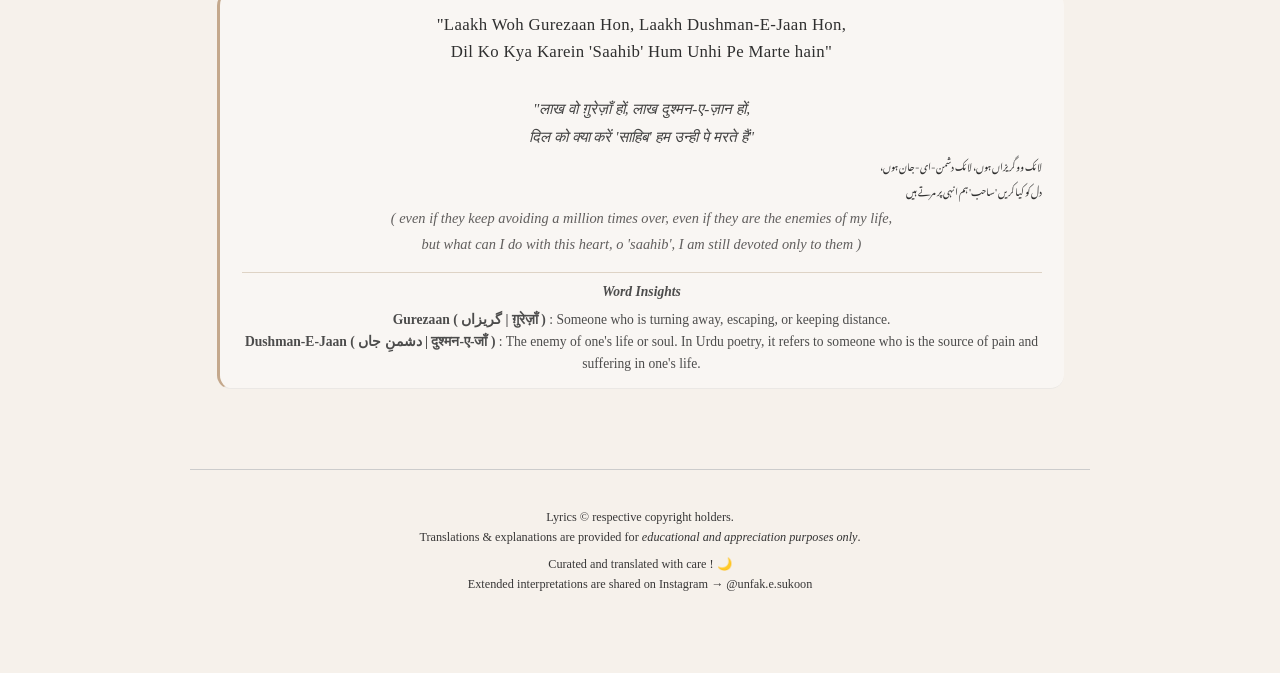
<file: DilPeZakhmKhaateHain.html>
<!DOCTYPE html>
<html> 
    <head>
        <meta charset="UTF-8">
        <meta name="viewport" content="width=device-width, initial-scale=1.0" >  
        
        <link rel="stylesheet" href="style.css">

        <link href="https://fonts.googleapis.com/css2?family=Merriweather:wght@300;400&display=swap" rel="stylesheet">


        <title> Dil Pe Zakhm Khaate Hain with Translations | Ustad Nusrat Fateh Ali Khan </title>
              <meta name="description"
                     content="Dil Pe Zakhm Khaate Hain qawwali by Ustad Nusrat Fateh Ali Khan with Urdu lyrics and simple Hindi-English translation and explanation. Explore poetry, devotion and emotional depth" />
              
              <meta name="robots"
                     content="index, follow" />

              <meta name="keywords"
                     content="Dil Pe Zakhm Khaate Hain lyrics, Dil Pe Zakhm Khaate Hain translation, Nusrat Fateh Ali Khan qawwali, UNFAK lyrics meaning" />
              
              <meta name="author" 
                     content="Poetry & Qawwali | The Voice of Ustad Nusrat Fateh Ali Khan">
       </head>
       
        <body>
            <header>
              <header class="site-header">
                    <h1 class="site-title"> Qawwali Translations </h1>
                      <nav class="main-nav">
                       <a href="index.html">All Qawwalis</a>
                             <span class="nav-separator">·</span>
                                    <a href="about.html">About</a>
                     </nav>
              </header>
            </header>


            <h2> Dil Pe Zakhm Khaate Hain </h2>

            <p class="credit"> Lyrics by <em> Sahib Lakhnavi </em> and, <br>
            Performed by <em> Ustad Nusrat Fateh Ali Khan </em> </p>
            <hr>
            
            <div class="insight"> 
              <p> "Dil Pe Zakhm Khaate Hain” unfolds as a meditation on silent suffering — a state where pain is neither complained about nor displayed, but patiently endured.
                The verses speak from a heart that has learned to carry its wounds with dignity, accepting sorrow as an inseparable part of love and devotion.
                Here, grief is not weakness; it becomes a form of spiritual strength.
               
              <p> As the qawwali progresses, pain transforms into reflection, and endurance into wisdom.
                The repeated acceptance of heartbreak suggests a deeper philosophy: that love, in its truest form, is not about fulfillment alone, but about the grace to remain steadfast even when the heart is bruised.
                Through restrained emotion and layered poetry, the kalaam captures the quiet resilience of a soul that continues to love — despite knowing the cost.
            </p> </div>
                
                <div class="section-title-box">
            <h2> Lyrics and Translations </h2>
            </div>
            
            <div class="lyric-block">
                    <b> <p class="english">"Dil Pe Zakhm Khaate Hain, Jaan Se Guzarte Hain, <br>
                         Jurm Sirf Itna Hai, Unko Pyaar Karte Hain" </p> </b>

                    <i> <p class="hindi">"दिल पे जख्म खाते हैं, जान से गुज़रते हैं, <br>
                         जुर्म सिर्फ़ इतना है, उनको प्यार करते हैं"</p> </i>

                     <p class="urdu"> دل پر زخم خاتے ہیں، جان سے گزرتے ہیں، <br>
                     <p class="urdu"> جرم صرف اتنا ہے اُن کو پیار کرتے ہیں </p>  

                     <p class="translation">
                    <i> ( I endure wounds upon my heart, passing through the edge of life, <br>
                         the only crime is this—that I love them ) </i> </p> 

                   <div class="urdu-notes">
                   <div class="urdu-notes-title">Word Insights</div>

                   <div class="note-item">
                   <span class="note-word"> Zakhm (زخم | ज़ख़्म ) </span>: In Urdu poetry, “Zakhm” almost always symbolizes emotional wounds, heartache (especially caused by love, betrayal, or loss) . <br>
                   <span class="note-word"> Jurm (جرم | जुर्म ) </span>: Something considered wrong by society, fate, or the beloved — often used ironically in love poetry.
                     </div>
                       </div>
                           </div>

            <div class="lyric-block">
                    <b> <p class="english">"Aitbaar Badhta Hai Aur Bhi Mohabbat Ka, <br>
                         Jab Woh Ajnabi Bankar Pass Se Guzarte Hain" </p> </b>

                    <i> <p class="hindi">"एतबार बढ़ता है और भी मोहब्बत का, <br>
                         जब वो अजनबी बनकर पास से गुज़रते हैं"</p> </i>

                     <p class="urdu"> اعتبار بڑھتا ہے اور بھی محبت کا، <br>
                     <p class="urdu"> جب وہ اجنبی بنا کر پاس سے گزرتے ہیں </p>  

                     <p class="translation">
                    <i> ( the trust in the love increases even more, <br>
                         when they pass by me, pretending to be a complete stranger ) </i> </p> 

                   <div class="urdu-notes">
                   <div class="urdu-notes-title">Word Insights</div>

                   <div class="note-item">
                   <span class="note-word"> Aitbaar ( اعتبار | एतबार ) </span>: To have confidence in someone’s truth, loyalty, or reliability. <br>
                   <span class="note-word"> Guzarte ( گزرتے | गुज़रते ) </span>: To physically pass from one place to another. In poetry, it can also metaphorically represent the passage of time, life, or emotional distance.
                    </div>
                      </div>
                        </div>

            <div class="lyric-block">
                    <b> <p class="english">"Unki Anjuman Bhi Hai, Daar Bhi Rassan Bhi Hai, <br>
                         Dekhna Hai Deewaane Ab Kahaan Theharte Hain" </p> </b>

                    <i> <p class="hindi">"उनकी अंजुमन भी है, दार भी रस्सन भी है, <br>
                         देखना है दीवाने अब कहाँ ठहरते हैं"</p> </i>

                     <p class="urdu"> اُن کی انجمن بھی ہے، دار بھی رسن بھی ہے، <br>
                     <p class="urdu"> دیکھنا ہے دیوانے اب کہاں ٹھہرتے ہیں </p>  

                     <p class="translation">
                     <i> ( their gathering exists, yet so does the gallows and the noose, <br>
                         now let us see where the mad lovers finally come to rest ) </i> </p> 

                   <div class="urdu-notes">
                   <div class="urdu-notes-title">Word Insights</div>

                   <div class="note-item">
                   <span class="note-word"> Anjuman ( انجمن | अंजुमन ) </span>: A formal or informal gathering of people. In poetry, the beloved’s social circle or a place where the lover feels judged or ignored. <br>
                   <span class="note-word"> Daar ( دار | दार ) </span>: A structure used for hanging someone (execution), a symbol of punishment and death. In love poetry, it can represent the emotional torment or the ultimate sacrifice of love. <br>
                   <span class="note-word"> Rassan ( رسن | रस्सन ) </span>: A rope or noose, often associated with the gallows. In poetry, it can symbolize the constraints of love, the danger of unrequited feelings, or the fine line between devotion and self-destruction.
                     </div>
                      </div>
                        </div>

            <div class="lyric-block">
                    <b> <p class="english">"Unki Ik Taghaaful Se Toot Te Hain Dil Kitne, <br>
                         Unki Ek Tawwajjo Se Kitne Zakhm Bharte Hain" </p> </b>

                    <i> <p class="hindi">"उनकी इक तग़ाफ़ुल से टूटते हैं दिल कितने, <br>
                         उनकी एक तवज्जो से कितने ज़ख़्म भरते हैं"</p> </i>

                     <p class="urdu"> اُن کی اک تغافل سے ٹوٹتے ہیں دل کتنے، <br>
                     <p class="urdu"> اُن کی اک توجہ سے کتنے زخم بھرتے ہیں </p>  

                     <p class="translation">
                     <i> ( by a single act of their neglect, countless hearts shatter, <br>
                         by a single glance of their attention, countless wounds are healed ) </i> </p> 

                   <div class="urdu-notes">
                   <div class="urdu-notes-title">Word Insights</div>

                   <div class="note-item">
                   <span class="note-word"> Taghaful ( تغافل | तग़ाफ़ुल ) </span>: To knowingly ignore someone, not accidental — but on purpose. In poetry, it represents the pain of being deliberately overlooked by the beloved. <br>
                   <span class="note-word"> Tawwajjo ( توجہ | तवज्जो ) </span>: To give attention or notice someone. In poetry, it represents the beloved's awareness or care for the lover. <br>
                     </div>
                      </div>
                        </div>

            <div class="lyric-block">
                    <b> <p class="english">"Jo Pale Hain Zulmat Mein, Kya Sehar Ko Pehchaanein, <br>
                         Teeragi Ke Shaidaayi Roshni Se Darte Hain" </p> </b>

                    <i> <p class="hindi">"जो पले हैं ज़ुलमत में, क्या सहर को पहचानें, <br>
                         तीरगी के शैदाई रौशनी से डरते हैं"</p> </i>

                     <p class="urdu"> جو پلے ہیں ظلمت میں کیا سحر کو پہچانیں، <br>
                     <p class="urdu"> تیرگی کے شیدائی روشنی سے ڈرتے ہیں </p>  

                     <p class="translation">
                    <i> ( those raised in the darkness, how would they recognize the dawn, <br>
                         the lovers of the dark [ night ] are frightened by the light ) </i> </p> 

                    <div class="urdu-notes">
                    <div class="urdu-notes-title">Word Insights</div>
                    
                    <div class="note-item">
                   <span class="note-word"> Zulmat ( ظلمت | ज़ुल्मत ) </span>: Physical darkness; absence of light. In classical poetry, "Zulmat" often represents a state of being lost — internally or spiritually. <br>
                   <span class="note-word"> Sahar ( سحر | सहर ) </span>: The time just before sunrise. In Urdu poetry, it symbolizes the end of suffering. <br>
                   <span class="note-word"> Teergi ( تیرگی | तीरगी ) </span>: The state of being in the dark, or the absence of light. In poetry, it often refers to the lover's state of being in darkness, waiting for the beloved's light. <br>
                   <span class="note-word"> Shaidayi ( شیدائی | शैदाई ) </span>: Someone madly in love or deeply devoted. In poetry, it represents the intense passion and devotion of the lover, often to the point of madness.
                    </div>  
                     </div>
                        </div>

            <div class="lyric-block">
                    <b> <p class="english">"Laakh Woh Gurezaan Hon, Laakh Dushman-E-Jaan Hon, <br>
                         Dil Ko Kya Karein 'Saahib' Hum Unhi Pe Marte hain" </p> </b>

                    <i> <p class="hindi">"लाख वो ग़ुरेज़ाँ हों, लाख दुश्मन-ए-ज़ान हों, <br>
                         दिल को क्या करें 'साहिब' हम उन्ही पे मरते हैं"</p> </i>

                     <p class="urdu"> لائک وو گریزاں ہوں، لائک دشمن-ای-جان ہوں، <br>
                     <p class="urdu"> دل کو کیا کریں 'ساحب' ہم انہی پر مرتے ہیں </p>  
                     
                     <p class="translation">
                    <i> ( even if they keep avoiding a million times over, even if they are the enemies of my life, <br>
                         but what can I do with this heart, o 'saahib', I am still devoted only to them ) </i> </p> 
                   
                   <div class="urdu-notes">
                   <div class="urdu-notes-title">Word Insights</div>
                    
                   <div class="note-item">
                   <span class="note-word"> Gurezaan ( گریزاں | ग़ुरेज़ाँ ) </span>: Someone who is turning away, escaping, or keeping distance. <br> 
                   <span class="note-word"> Dushman-E-Jaan ( دشمنِ جاں | दुश्मन-ए-जाँ ) </span>: The enemy of one's life or soul. In Urdu poetry, it refers to someone who is the source of pain and suffering in one's life.
                   </div>  
                     </div>
                        </div>

            <footer class="site-footer">
    
         <p> Lyrics © respective copyright holders. <br>
             Translations & explanations are provided for
               <span class="footer-highlight">educational and appreciation purposes only</span>.
                </p>

         <p class="signature">
            Curated and translated with care ! 🌙 <br>
              Extended interpretations are shared on Instagram → @unfak.e.sukoon
              </p>
               </footer>

           </body>
             </html>
</file>
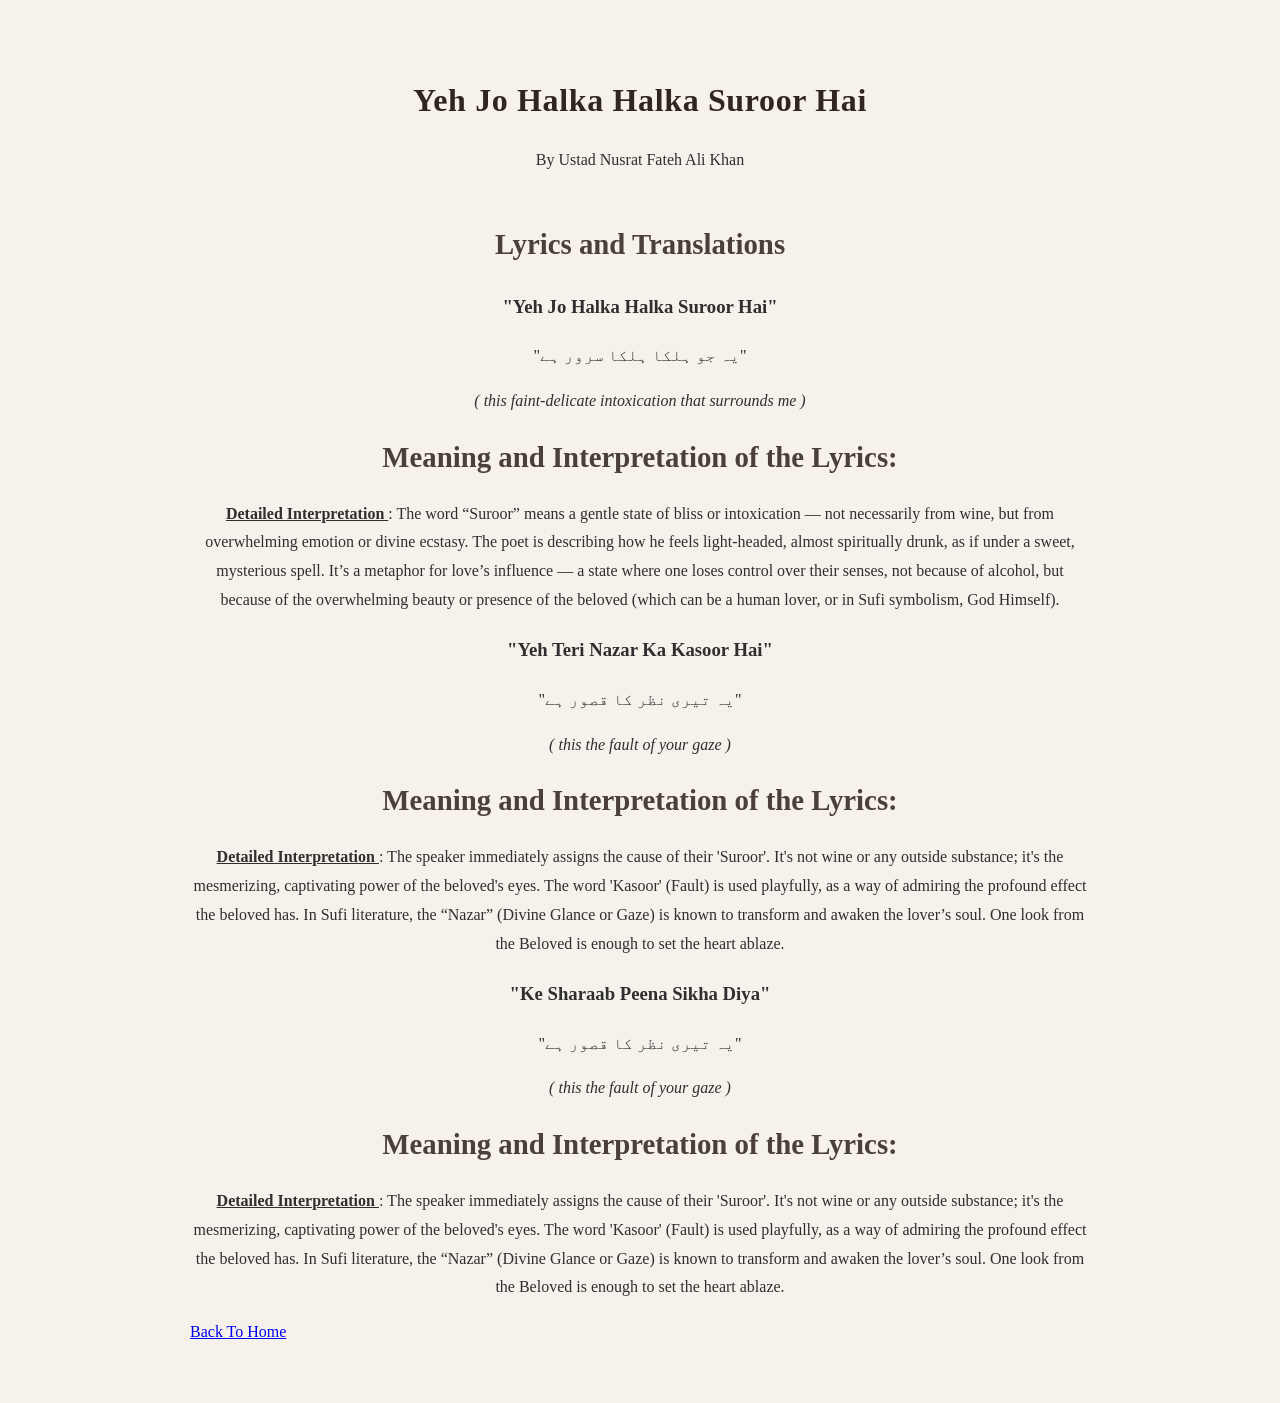
<file: HalkaSuroor.html>
<!DOCTYPE html>
<html> 
    <head>
        <meta charset="UTF-8">
        <meta name="viewport" content="width=device-width, initial-scale=1.0" >  
        
        <link rel="stylesheet" href="../style.css">
        
        <title> Yeh Jo Halka Halka Suroor Hai - Translation </title>
        </head>
        <body>
            <header>
            <h1> Yeh Jo Halka Halka Suroor Hai </h1>
            <p class="artist"> By Ustad Nusrat Fateh Ali Khan </p>
            </header>

            <section class="title">
            <div class="section">
            <h2> Lyrics and Translations </h2>
            </div>
            </section>
            
            <section class="lyrics">
            <div class="section">
             <h3> <b>  "Yeh Jo Halka Halka Suroor Hai" <br> </b> </h3>
             <p> "یہ جو ہلکا ہلکا سرور ہے" </p> 
             <i> <p> ( this faint-delicate intoxication that surrounds me ) </i> </p>
            </div>
            </section>

            <section class="meaning"> 
                <div class="section">
                <h2> Meaning and Interpretation of the Lyrics: </h2>
 
            <div class="interpretation"> </div>
            <b> <u> Detailed Interpretation </u> </b>: The word “Suroor” means a gentle state of bliss or intoxication — not necessarily from wine, but from overwhelming emotion or divine ecstasy.
            The poet is describing how he feels light-headed, almost spiritually drunk, as if under a sweet, mysterious spell.
            It’s a metaphor for love’s influence — a state where one loses control over their senses, not because of alcohol, but because of the overwhelming beauty or presence of the beloved (which can be a human lover, or in Sufi symbolism, God Himself).
            </p> </div>
            </section>

            <section class="lyrics">
            <div class="section">
            <h3> <b> "Yeh Teri Nazar Ka Kasoor Hai" <br> </b> </h3>
            <p> "یہ تیری نظر کا قصور ہے" <br> </p>
            <i> ( this the fault of your gaze ) </i> </p>
            </div>
            </section>
                
            <section class="meaning"> 
            <div class="section">
            <h2> Meaning and Interpretation of the Lyrics: </h2>
 
            <div class="interpretation"> </div>
            <b> <u> Detailed Interpretation </u> </b>: The speaker immediately assigns the cause of their 'Suroor'.
            It's not wine or any outside substance; it's the mesmerizing, captivating power of the beloved's eyes.
            The word 'Kasoor' (Fault) is used playfully, as a way of admiring the profound effect the beloved has.
            In Sufi literature, the “Nazar” (Divine Glance or Gaze) is known to transform and awaken the lover’s soul.
            One look from the Beloved is enough to set the heart ablaze.
            </p> </div>
            </section>
        
            <section class="lyrics">
            <div class="section">
            <h3> <b> "Ke Sharaab Peena Sikha Diya" <br> </b> </h3>
            <p> "یہ تیری نظر کا قصور ہے" <br> </p>
            <i> ( this the fault of your gaze ) </i> </p>
            </div>
            </section>
                
            <section class="meaning"> 
            <div class="section">
            <h2> Meaning and Interpretation of the Lyrics: </h2>
 
            <div class="interpretation"> </div>
            <b> <u> Detailed Interpretation </u> </b>: The speaker immediately assigns the cause of their 'Suroor'.
            It's not wine or any outside substance; it's the mesmerizing, captivating power of the beloved's eyes.
            The word 'Kasoor' (Fault) is used playfully, as a way of admiring the profound effect the beloved has.
            In Sufi literature, the “Nazar” (Divine Glance or Gaze) is known to transform and awaken the lover’s soul.
            One look from the Beloved is enough to set the heart ablaze.
            </p> </div>
            </section>
        
        
        
        
        
            <p class="back"><a href="../index.html"> Back To Home </a> </p>
        
        </body>
            </html>
</file>
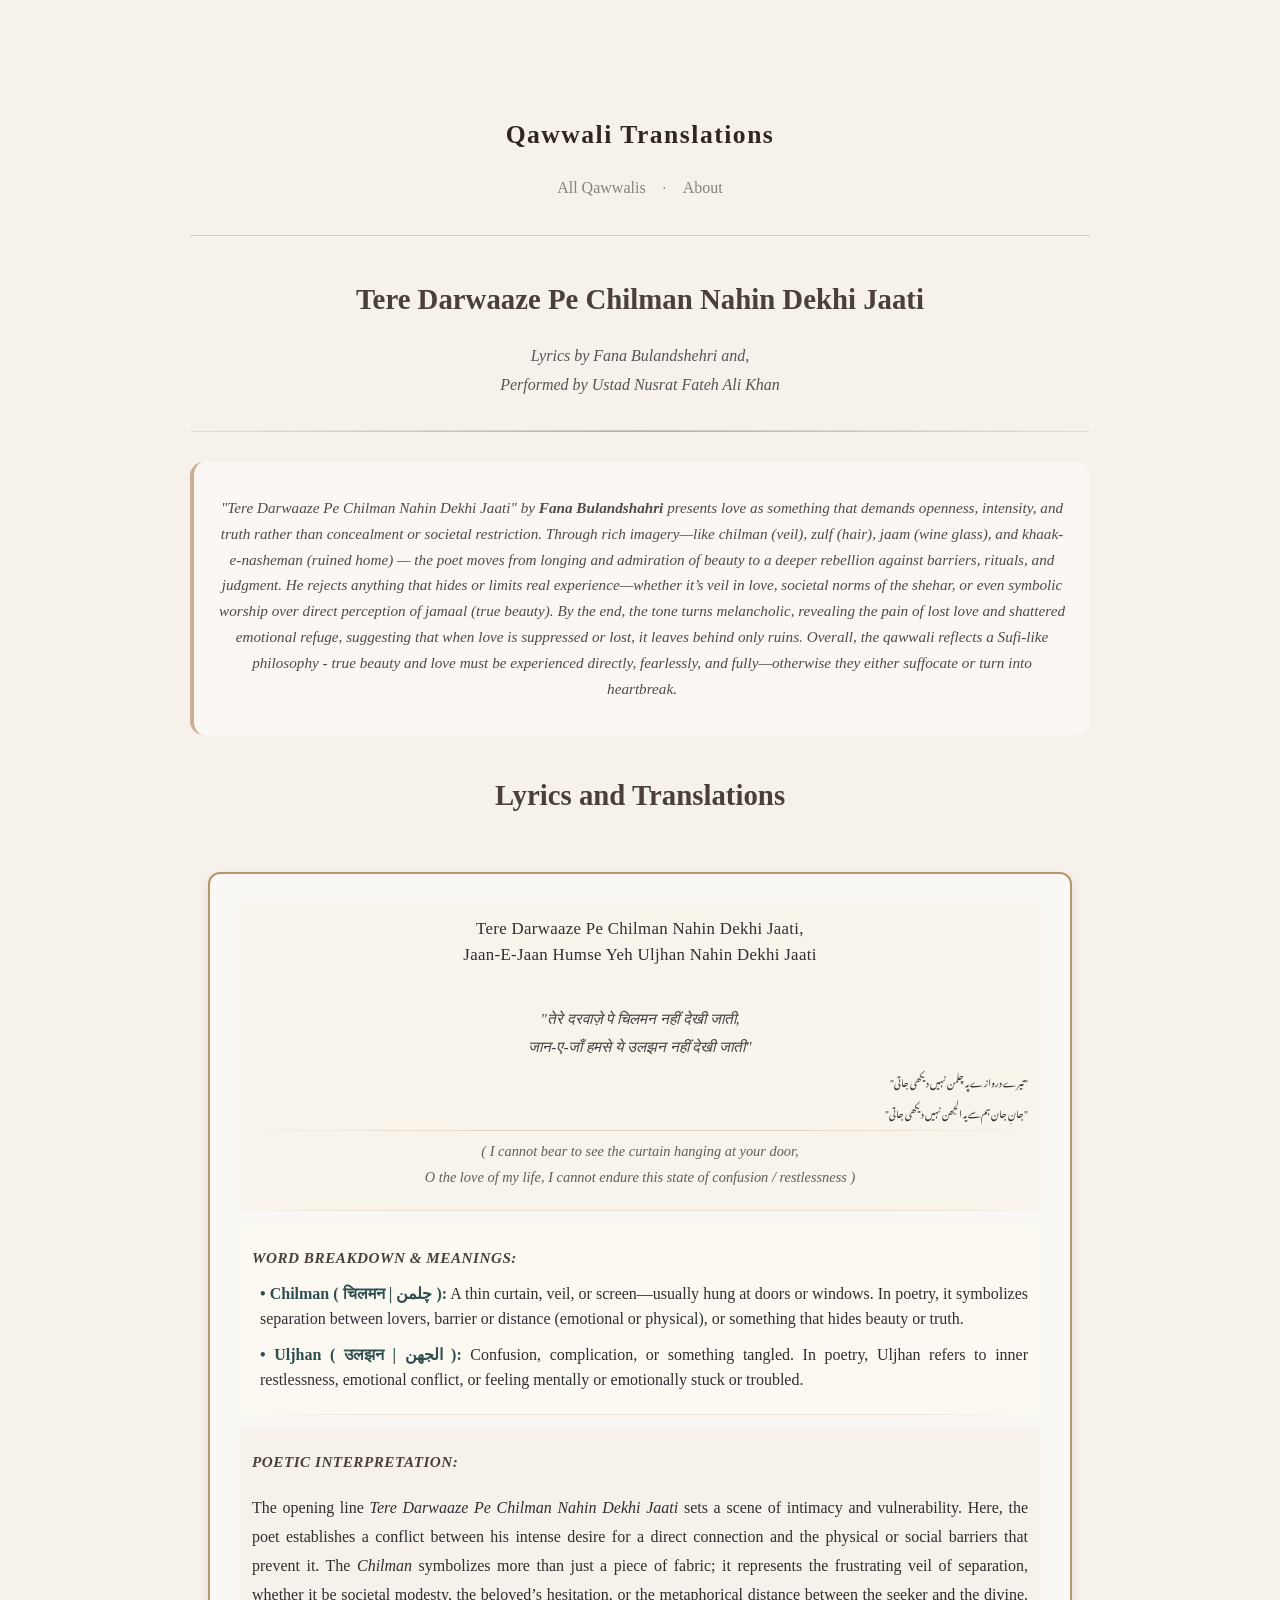
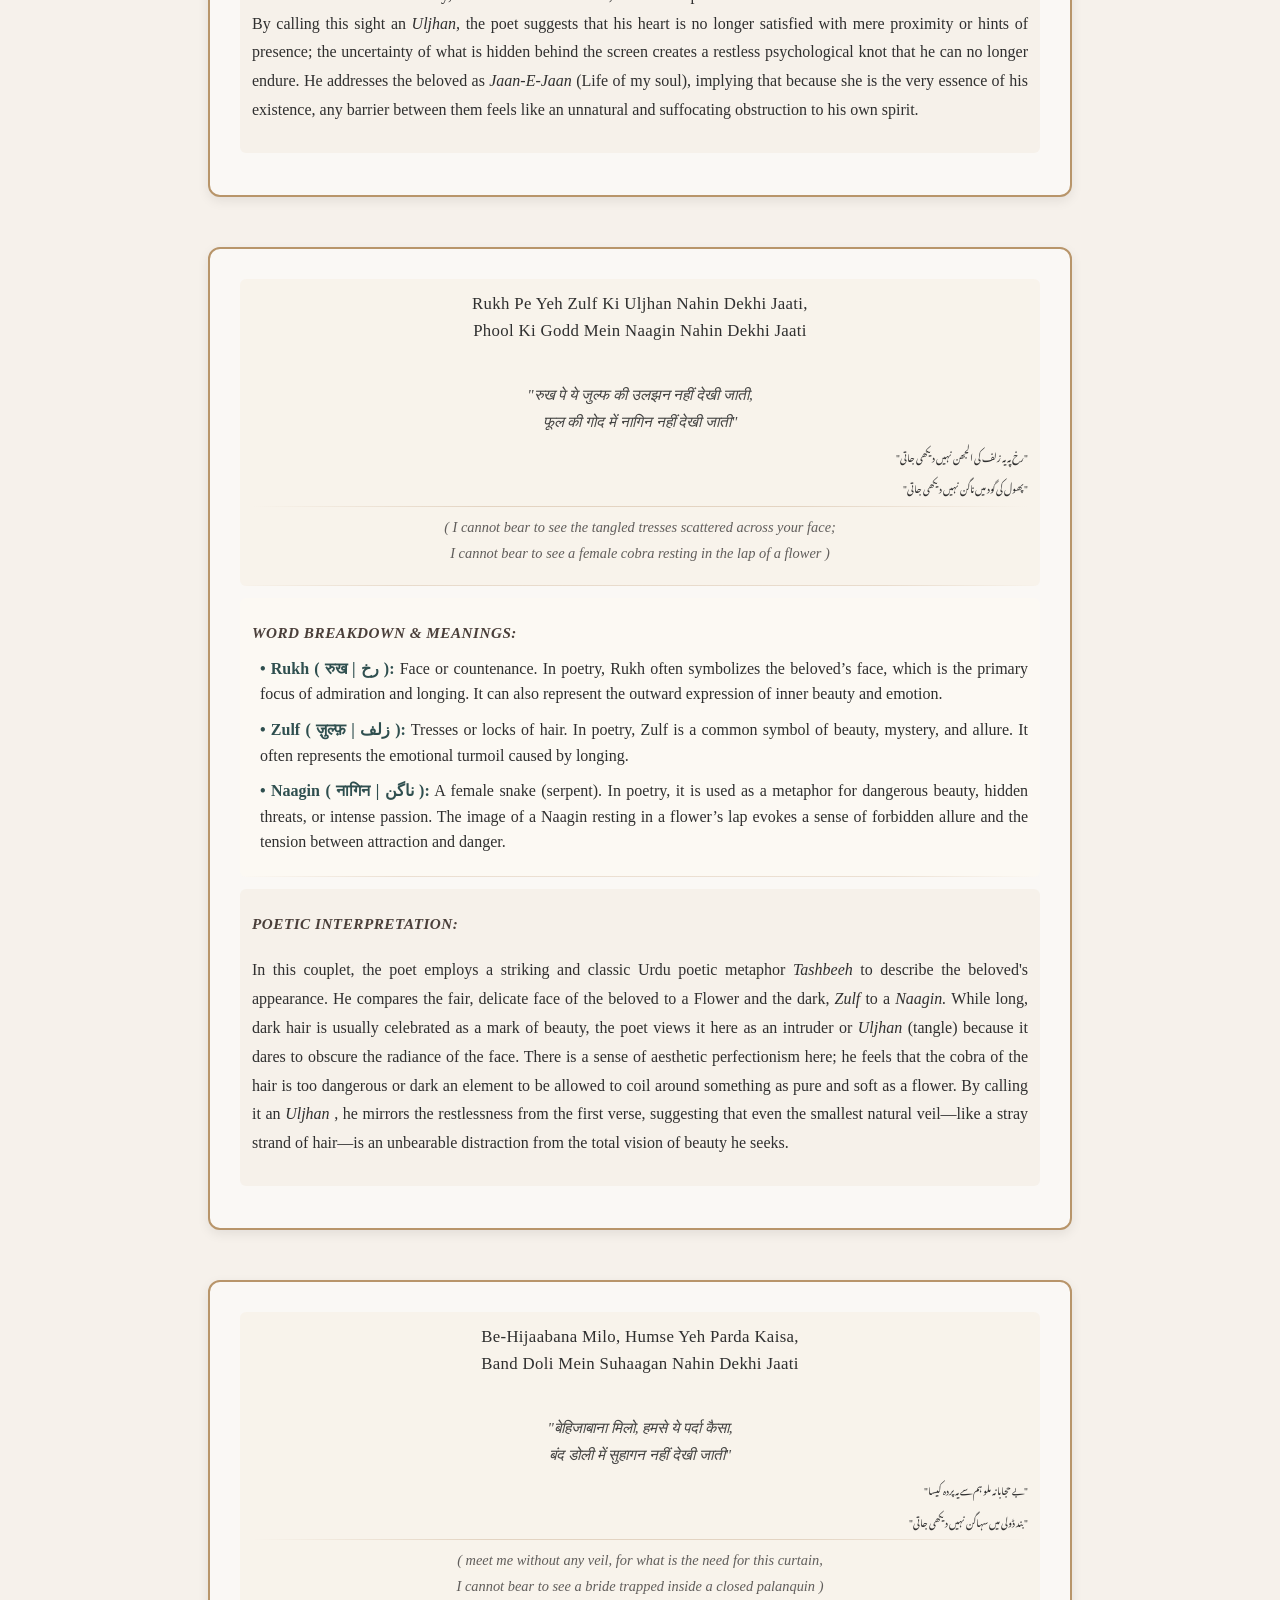
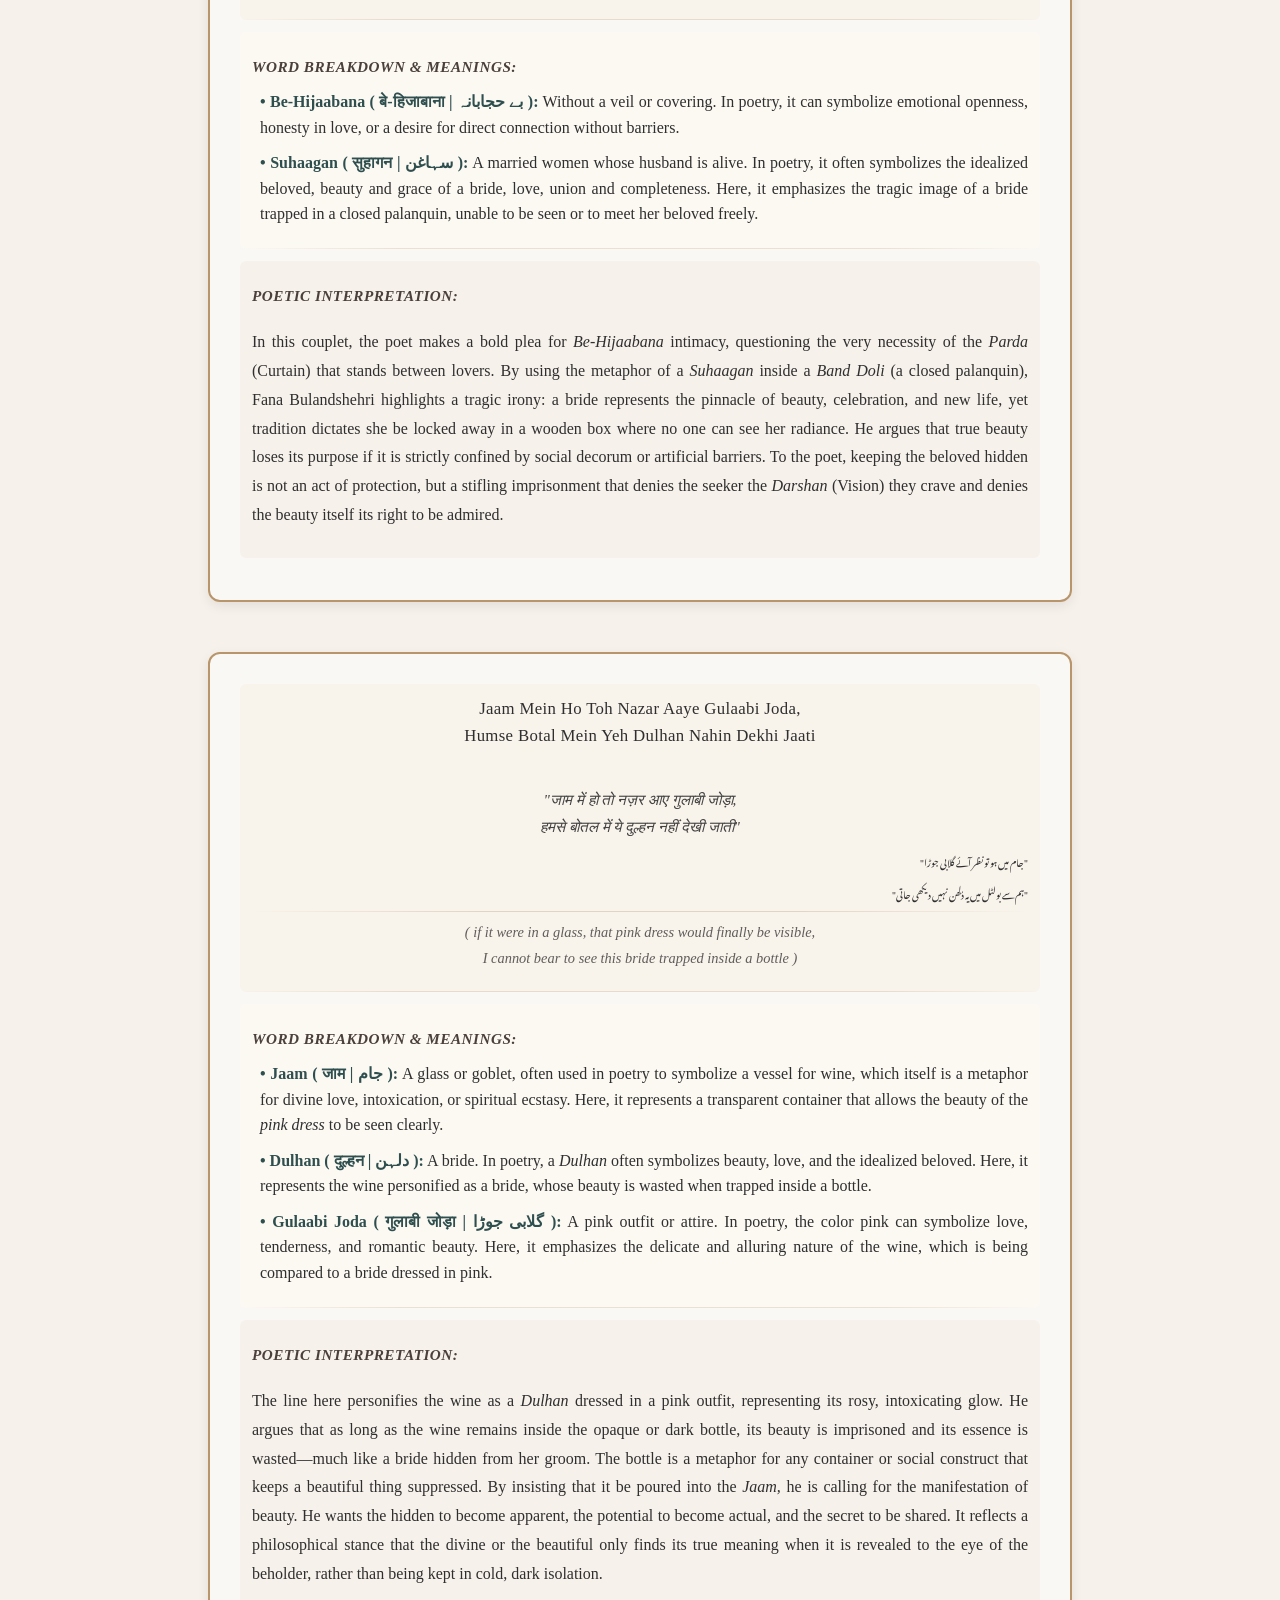
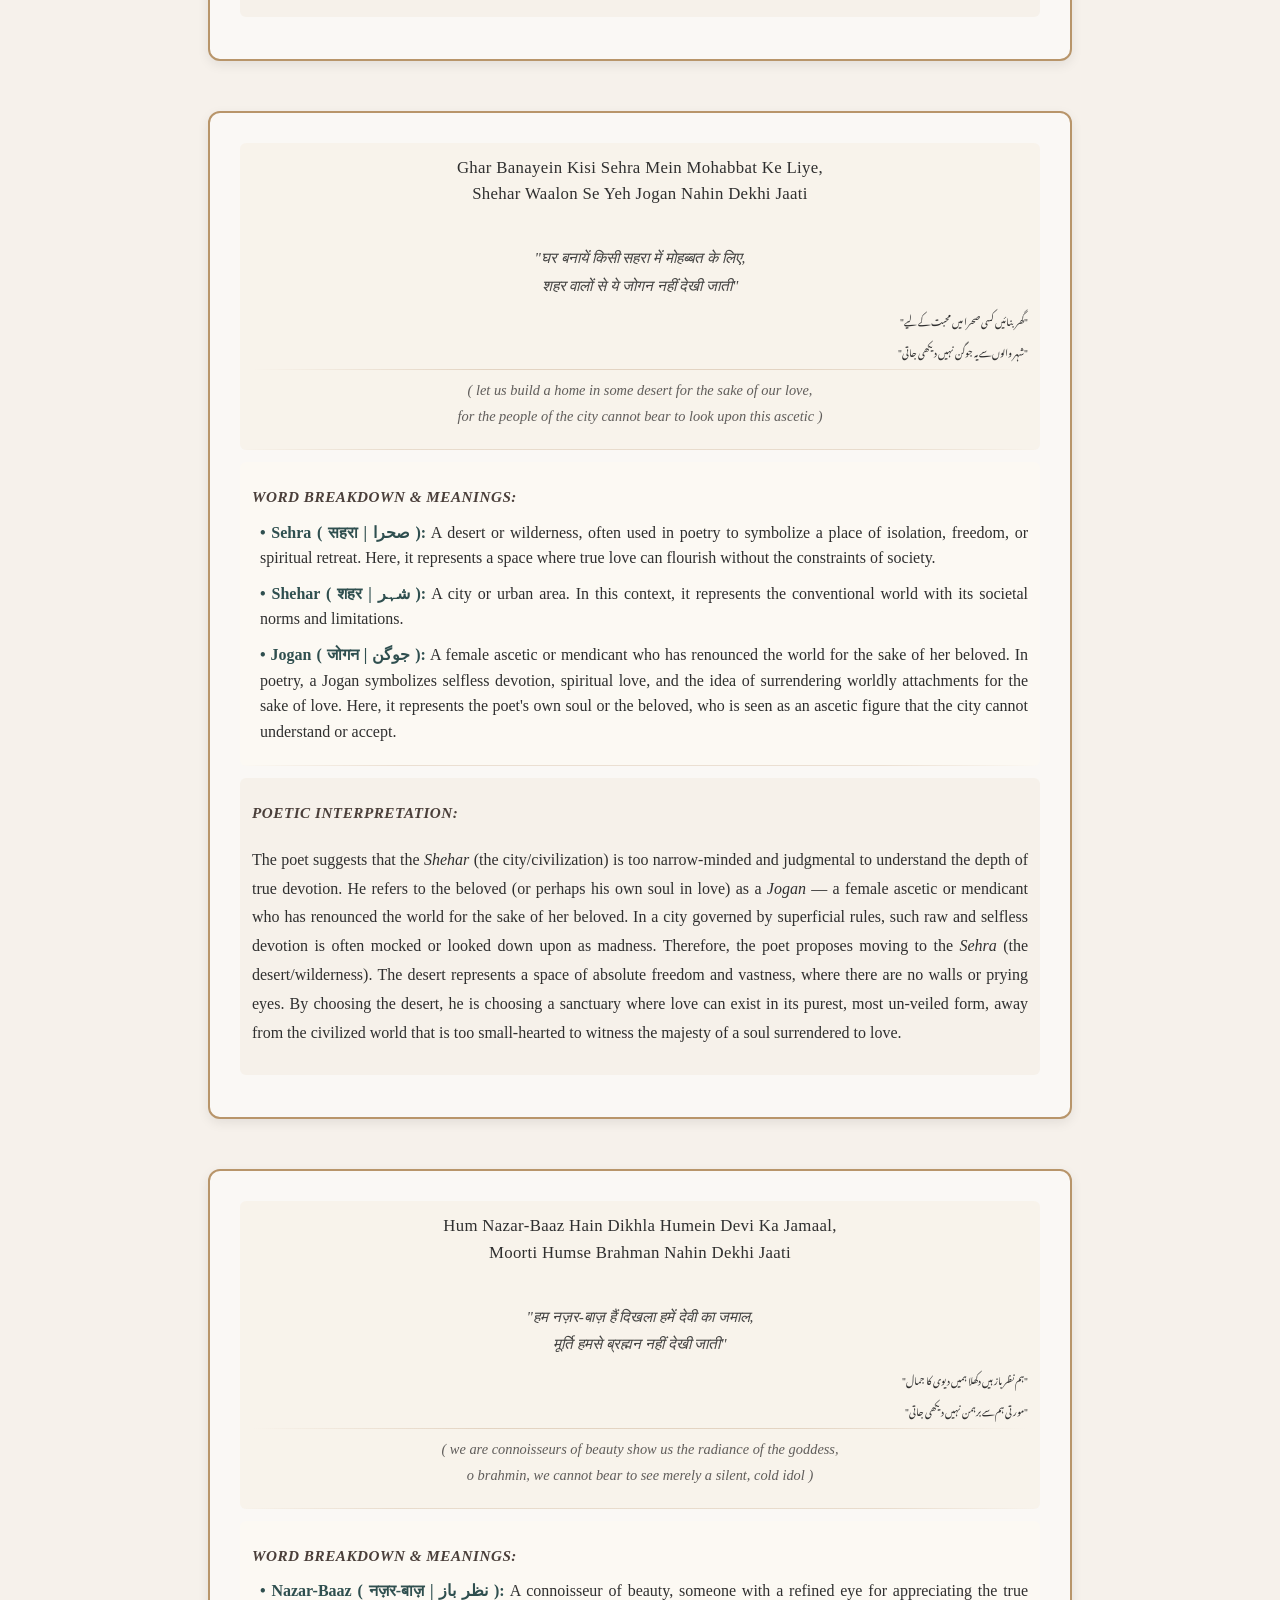
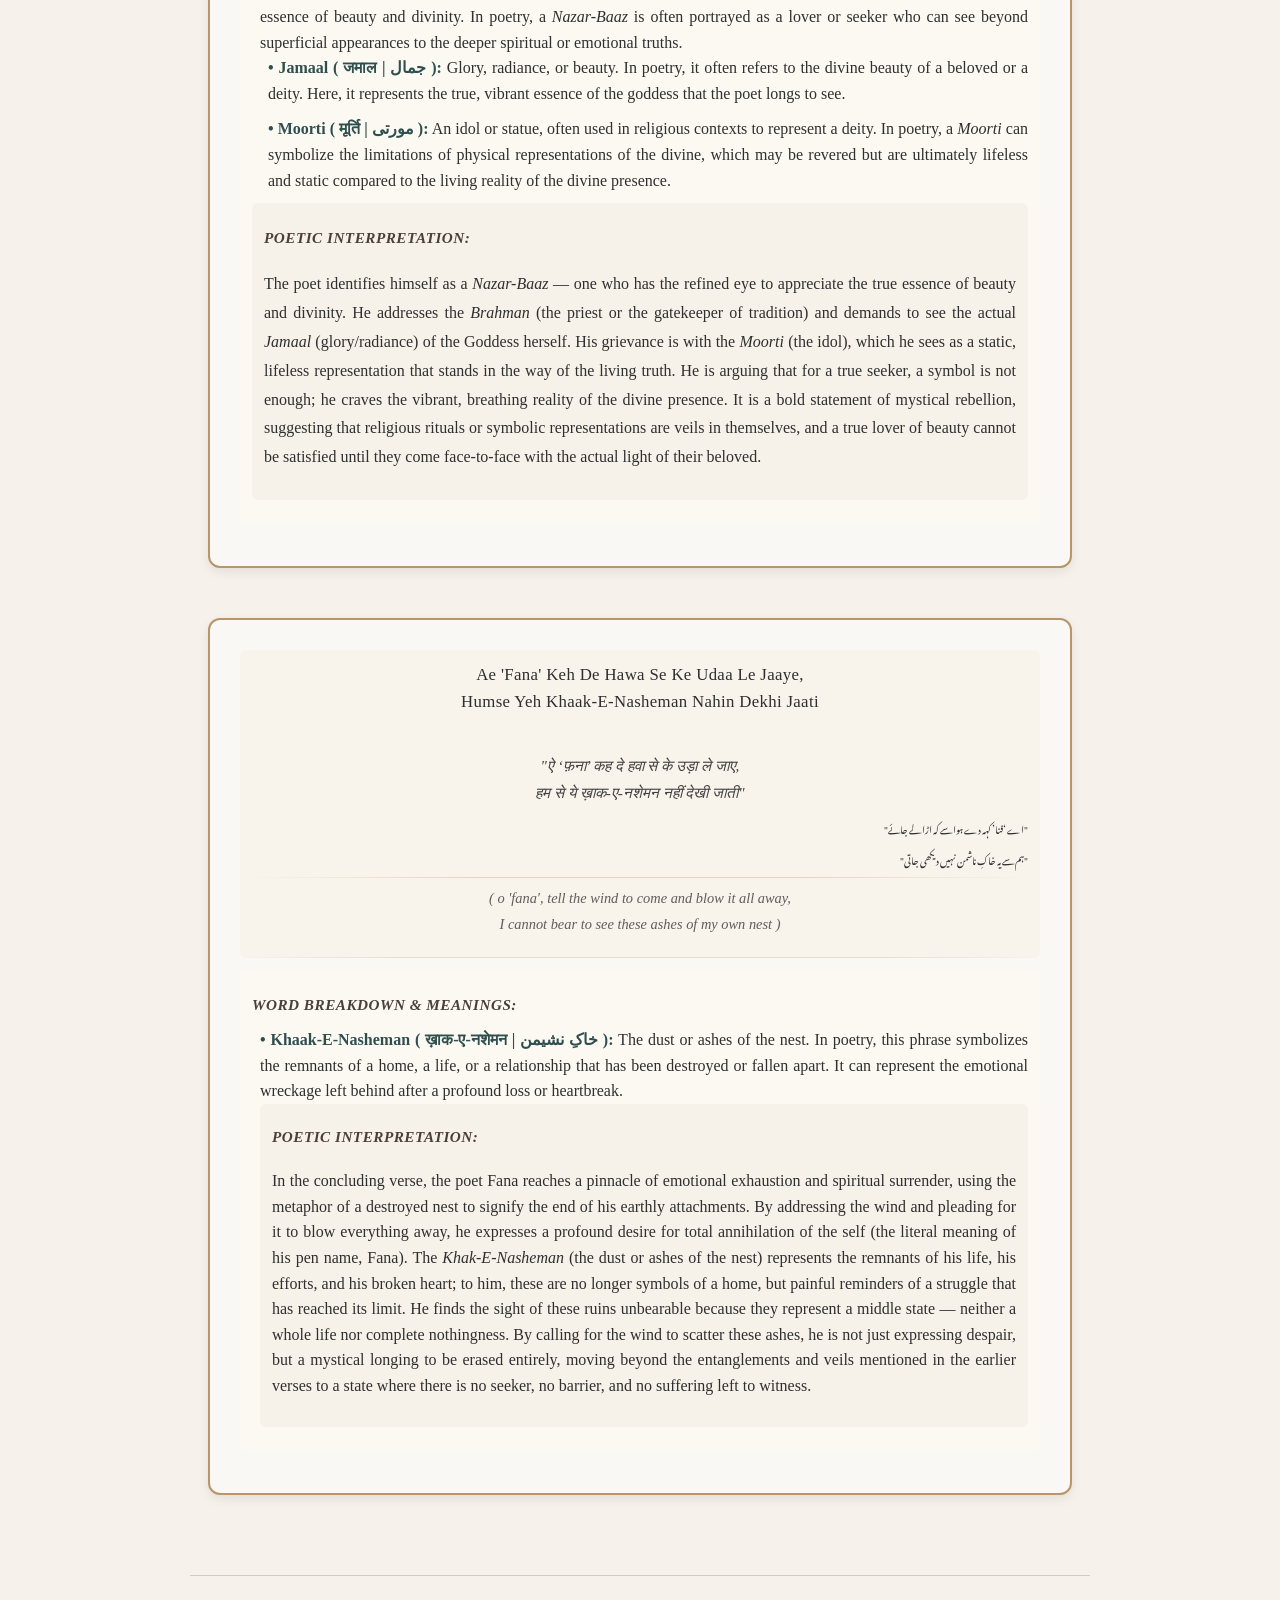
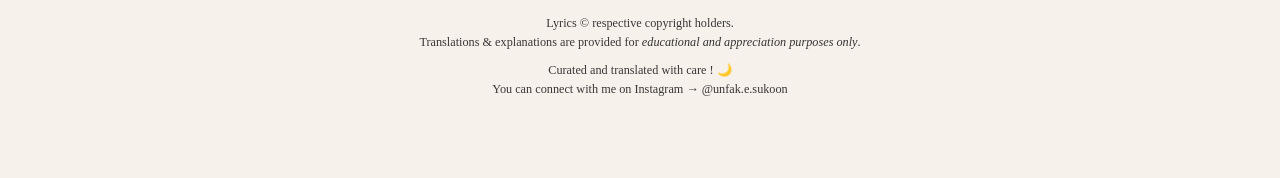
<file: TereDarwaazePe.html>
<!DOCTYPE html>
<html> 
    <head>
        <meta charset="UTF-8">
        <meta name="viewport" content="width=device-width, initial-scale=1.0" >  
        
        <link rel="stylesheet" href="style.css">

        <title> Tere Darwaaze Pe Chilman Nahin Dekhi Jaati with Translations | Ustad Nusrat Fateh Ali Khan </title>
              <meta name="description"
                     content="Tere Darwaaze Pe Chilman Nahin Dekhi Jaati qawwali by Ustad Nusrat Fateh Ali Khan with Urdu lyrics and simple Hindi-English translation and explanation. Explore poetry, devotion and emotional depth" />
              
              <meta name="robots"
                     content="index, follow" />

              <meta name="keywords"
                     content="Tere Darwaaze Pe Chilman Nahin Dekhi Jaati lyrics, Tere Darwaaze Pe Chilman Nahin Dekhi Jaati translation, Nusrat Fateh Ali Khan qawwali, UNFAK lyrics meaning" />
              
              <meta name="author" 
                     content="Poetry & Qawwali | The Voice of Ustad Nusrat Fateh Ali Khan">
       </head>
       
        <body>
            <header>
              <header class="site-header">
                    <h1 class="site-title"> Qawwali Translations </h1>
                      <nav class="main-nav">
                       <a href="index.html">All Qawwalis</a>
                             <span class="nav-separator">·</span>
                                    <a href="about.html">About</a>
                     </nav>
              </header>
            </header>

            <h2> Tere Darwaaze Pe Chilman Nahin Dekhi Jaati </h2>

            <p class="credit"> Lyrics by <em> Fana Bulandshehri </em> and, <br>
            Performed by <em> Ustad Nusrat Fateh Ali Khan </em> </p>
            <hr>

             <div class="insight"> 
              <p> "Tere Darwaaze Pe Chilman Nahin Dekhi Jaati" by <b> Fana Bulandshahri </b> presents love as something that demands openness, intensity, and truth rather than concealment or societal restriction.
                Through rich imagery—like chilman (veil), zulf (hair), jaam (wine glass), and khaak-e-nasheman (ruined home) — the poet moves from longing and admiration of beauty to a deeper rebellion against barriers, rituals, and judgment.
                He rejects anything that hides or limits real experience—whether it’s veil in love, societal norms of the shehar, or even symbolic worship over direct perception of jamaal (true beauty).
                By the end, the tone turns melancholic, revealing the pain of lost love and shattered emotional refuge, suggesting that when love is suppressed or lost, it leaves behind only ruins.
                Overall, the qawwali reflects a Sufi-like philosophy - true beauty and love must be experienced directly, fearlessly, and fully—otherwise they either suffocate or turn into heartbreak.
            </p> </div>

             <div class="section-title-box">
            <h2> Lyrics and Translations </h2>
            </div>

           <div class="lyric-section">
  
  <!-- SECTION 1: Combined Lyrics & Translation -->
  <div class="lyric-content-section lyrics-text-section">
    <b><p class="english">Tere Darwaaze Pe Chilman Nahin Dekhi Jaati,<br>
        Jaan-E-Jaan Humse Yeh Uljhan Nahin Dekhi Jaati</p></b>

    <i><p class="hindi">"तेरे दरवाज़े पे चिलमन नहीं देखी जाती,<br>
        जान-ए-जाँ हमसे ये उलझन नहीं देखी जाती"</p></i>

    <p class="urdu">"تیرے دروازے پہ چلمن نہیں دیکھی جاتی"</p>
    <p class="urdu">"جانِ جان ہم سے یہ الجھن نہیں دیکھی جاتی"</p>

    <div class="translation-divider"></div>

    <p class="translation">
      <i> ( I cannot bear to see the curtain hanging at your door,<br>
         O the love of my life, I cannot endure this state of confusion / restlessness )</i> </p>
  </div>

  <!-- SECTION 2: Word Breakdown -->
  <div class="lyric-content-section word-breakdown-section">
     <div class="section-title">Word Breakdown & Meanings:</div>
    
    <div class="breakdown-item">
      <span class="breakdown-word">• Chilman ( चिलमन | چلمن ):</span> A thin curtain, veil, or screen—usually hung at doors or windows. In poetry, it symbolizes separation between lovers, barrier or distance (emotional or physical), or something that hides beauty or truth.
    </div>

    <div class="breakdown-item">
      <span class="breakdown-word">• Uljhan ( उलझन | الجھن ):</span> Confusion, complication, or something tangled. In poetry, Uljhan refers to inner restlessness, emotional conflict, or feeling mentally or emotionally stuck or troubled.
    </div>
  </div>

  <!-- SECTION 3: Interpretation -->
  <div class="lyric-content-section interpretation-section">
    <div class="section-title">Poetic Interpretation:</div>
    <p> The opening line <i> Tere Darwaaze Pe Chilman Nahin Dekhi Jaati </i> sets a scene of intimacy and vulnerability.
        Here, the poet establishes a conflict between his intense desire for a direct connection and the physical or social barriers that prevent it.
        The <i> Chilman </i> symbolizes more than just a piece of fabric; it represents the frustrating veil of separation, whether it be societal modesty, the beloved’s hesitation, or the metaphorical distance between the seeker and the divine.
        By calling this sight an <i> Uljhan, </i> the poet suggests that his heart is no longer satisfied with mere proximity or hints of presence; the uncertainty of what is hidden behind the screen creates a restless psychological knot that he can no longer endure.
        He addresses the beloved as <i> Jaan-E-Jaan </i> (Life of my soul), implying that because she is the very essence of his existence, any barrier between them feels like an unnatural and suffocating obstruction to his own spirit.</p>
  </div>

</div> 

<div class="lyric-section">

<!-- SECTION 1: Combined Lyrics & Translation -->
  <div class="lyric-content-section lyrics-text-section">
    <b><p class="english">Rukh Pe Yeh Zulf Ki Uljhan Nahin Dekhi Jaati,<br>
        Phool Ki Godd Mein Naagin Nahin Dekhi Jaati</p></b>

    <i><p class="hindi">"रुख पे ये जुल्फ की उलझन नहीं देखी जाती,<br>
        फूल की गोद में नागिन नहीं देखी जाती"</p></i>

    <p class="urdu">"رخ پہ یہ زلف کی الجھن نہیں دیکھی جاتی"</p>
    <p class="urdu">"پھول کی گود میں ناگن نہیں دیکھی جاتی"</p>

    <div class="translation-divider"></div>

    <p class="translation">
      <i> ( I cannot bear to see the tangled tresses scattered across your face; <br>
          I cannot bear to see a female cobra resting in the lap of a flower )</i> </p>
   
  </div>

  <!-- SECTION 2: Word Breakdown -->
  <div class="lyric-content-section word-breakdown-section">
     <div class="section-title">Word Breakdown & Meanings:</div>
    
    <div class="breakdown-item">
      <span class="breakdown-word">• Rukh ( रुख | رخ ):</span> Face or countenance. In poetry, Rukh often symbolizes the beloved’s face, which is the primary focus of admiration and longing. It can also represent the outward expression of inner beauty and emotion.
    </div>

    <div class="breakdown-item">
      <span class="breakdown-word">• Zulf ( ज़ुल्फ़ | زلف ):</span> Tresses or locks of hair. In poetry, Zulf is a common symbol of beauty, mystery, and allure. It often represents the emotional turmoil caused by longing.
    </div>

    <div class="breakdown-item">
      <span class="breakdown-word">• Naagin ( नागिन | ناگن ):</span> A female snake (serpent). In poetry, it is used as a metaphor for dangerous beauty, hidden threats, or intense passion. The image of a Naagin resting in a flower’s lap evokes a sense of forbidden allure and the tension between attraction and danger.
    </div>
  </div>

  <!-- SECTION 3: Interpretation -->
  <div class="lyric-content-section interpretation-section">
    <div class="section-title">Poetic Interpretation:</div>
    <p> In this couplet, the poet employs a striking and classic Urdu poetic metaphor <i> Tashbeeh </i> to describe the beloved's appearance.
      He compares the fair, delicate face of the beloved to a Flower and the dark, <i> Zulf </i> to a <i> Naagin. </i>
      While long, dark hair is usually celebrated as a mark of beauty, the poet views it here as an intruder or <i> Uljhan </i> (tangle) because it dares to obscure the radiance of the face.
      There is a sense of aesthetic perfectionism here; he feels that the cobra of the hair is too dangerous or dark an element to be allowed to coil around something as pure and soft as a flower.
      By calling it an <i> Uljhan </i>, he mirrors the restlessness from the first verse, suggesting that even the smallest natural veil—like a stray strand of hair—is an unbearable distraction from the total vision of beauty he seeks.
  </div>

</div> 

<div class="lyric-section">

<!-- SECTION 1: Combined Lyrics & Translation -->
  <div class="lyric-content-section lyrics-text-section">
    <b><p class="english"> Be-Hijaabana Milo, Humse Yeh Parda Kaisa, <br>
        Band Doli Mein Suhaagan Nahin Dekhi Jaati </p></b>

    <i><p class="hindi">"बेहिजाबाना मिलो, हमसे ये पर्दा कैसा, <br>
        बंद डोली में सुहागन नहीं देखी जाती" </p></i>

    <p class="urdu">"بے حجابانہ ملو ہم سے یہ پردہ کیسا"</p>
    <p class="urdu">"بند ڈولی میں سہاگن نہیں دیکھی جاتی"</p>

    <div class="translation-divider"></div>

    <p class="translation">
      <i> ( meet me without any veil, for what is the need for this curtain, <br>
          I cannot bear to see a bride trapped inside a closed palanquin ) </i> </p>
  </div>

  <!-- SECTION 2: Word Breakdown -->
  <div class="lyric-content-section word-breakdown-section">
     <div class="section-title">Word Breakdown & Meanings:</div>
    
    <div class="breakdown-item">
      <span class="breakdown-word">• Be-Hijaabana ( बे-हिजाबाना | بے حجابانہ ):</span> Without a veil or covering. In poetry, it can symbolize emotional openness, honesty in love, or a desire for direct connection without barriers.
    </div>

    <div class="breakdown-item">
      <span class="breakdown-word">• Suhaagan ( सुहागन | سہاغن ):</span> A married women whose husband is alive. In poetry, it often symbolizes the idealized beloved, beauty and grace of a bride, love, union and completeness. Here, it emphasizes the tragic image of a bride trapped in a closed palanquin, unable to be seen or to meet her beloved freely.
    </div>
  </div>

  <!-- SECTION 3: Interpretation -->
  <div class="lyric-content-section interpretation-section">
    <div class="section-title">Poetic Interpretation:</div>
    <p> In this couplet, the poet makes a bold plea for <i> Be-Hijaabana </i> intimacy, questioning the very necessity of the <i> Parda </i> (Curtain) that stands between lovers.
      By using the metaphor of a <i> Suhaagan </i> inside a <i> Band Doli </i> (a closed palanquin), Fana Bulandshehri highlights a tragic irony: a bride represents the pinnacle of beauty, celebration, and new life, yet tradition dictates she be locked away in a wooden box where no one can see her radiance.
      He argues that true beauty loses its purpose if it is strictly confined by social decorum or artificial barriers.
      To the poet, keeping the beloved hidden is not an act of protection, but a stifling imprisonment that denies the seeker the <i> Darshan </i> (Vision) they crave and denies the beauty itself its right to be admired. </p>
  </div>

</div> 

<div class="lyric-section">

<!-- SECTION 1: Combined Lyrics & Translation -->
  <div class="lyric-content-section lyrics-text-section">
    <b><p class="english"> Jaam Mein Ho Toh Nazar Aaye Gulaabi Joda, <br>
        Humse Botal Mein Yeh Dulhan Nahin Dekhi Jaati </p></b>

    <i><p class="hindi">"जाम में हो तो नज़र आए गुलाबी जोड़ा, <br>
        हमसे बोतल में ये दुल्हन नहीं देखी जाती" </p></i>

    <p class="urdu">"جام میں ہو تو نظر آئے گلابی جوڑا"</p>
    <p class="urdu">"ہم سے بولٹل میں یہ دُلھن نہیں دیکھی جاتی"</p>
    <div class="translation-divider"></div>

    <p class="translation">
      <i> ( if it were in a glass, that pink dress would finally be visible, <br>
          I cannot bear to see this bride trapped inside a bottle ) </i> </p>
  </div>

  <!-- SECTION 2: Word Breakdown -->
  <div class="lyric-content-section word-breakdown-section">
     <div class="section-title">Word Breakdown & Meanings:</div>
    
    <div class="breakdown-item">
      <span class="breakdown-word">• Jaam ( जाम | جام ):</span> A glass or goblet, often used in poetry to symbolize a vessel for wine, which itself is a metaphor for divine love, intoxication, or spiritual ecstasy. Here, it represents a transparent container that allows the beauty of the <i> pink dress </i> to be seen clearly.
    </div>

    <div class="breakdown-item">
      <span class="breakdown-word">• Dulhan ( दुल्हन | دلہن ):</span> A bride. In poetry, a <i> Dulhan </i> often symbolizes beauty, love, and the idealized beloved. Here, it represents the wine personified as a bride, whose beauty is wasted when trapped inside a bottle.
    </div>

    <div class="breakdown-item">
      <span class="breakdown-word">• Gulaabi Joda ( गुलाबी जोड़ा | گلابی جوڑا ):</span> A pink outfit or attire. In poetry, the color pink can symbolize love, tenderness, and romantic beauty. Here, it emphasizes the delicate and alluring nature of the wine, which is being compared to a bride dressed in pink.
    </div>
  </div>

  <!-- SECTION 3: Interpretation -->
  <div class="lyric-content-section interpretation-section">
    <div class="section-title">Poetic Interpretation:</div>
    <p> The line here personifies the wine as a <i> Dulhan </i> dressed in a pink outfit, representing its rosy, intoxicating glow.
      He argues that as long as the wine remains inside the opaque or dark bottle, its beauty is imprisoned and its essence is wasted—much like a bride hidden from her groom.
      The bottle is a metaphor for any container or social construct that keeps a beautiful thing suppressed.
      By insisting that it be poured into the <i> Jaam, </i> he is calling for the manifestation of beauty.
      He wants the hidden to become apparent, the potential to become actual, and the secret to be shared.
      It reflects a philosophical stance that the divine or the beautiful only finds its true meaning when it is revealed to the eye of the beholder, rather than being kept in cold, dark isolation. </p>
</div> 

</div>

<div class="lyric-section">

<!-- SECTION 1: Combined Lyrics & Translation -->
  <div class="lyric-content-section lyrics-text-section">
    <b><p class="english"> Ghar Banayein Kisi Sehra Mein Mohabbat Ke Liye, <br>
        Shehar Waalon Se Yeh Jogan Nahin Dekhi Jaati </p></b>

    <i><p class="hindi">"घर बनायें किसी सहरा में मोहब्बत के लिए, <br>
        शहर वालों से ये जोगन नहीं देखी जाती" </p></i>

    <p class="urdu">"گھر بنائیں کسی صحرا میں محبت کے لیے"</p>
    <p class="urdu">"شہر والوں سے یہ جوگن نہیں دیکھی جاتی"</p>
    <div class="translation-divider"></div>

    <p class="translation">
      <i> ( let us build a home in some desert for the sake of our love, <br>
          for the people of the city cannot bear to look upon this ascetic ) </i> </p>
  </div>

  <!-- SECTION 2: Word Breakdown -->
  <div class="lyric-content-section word-breakdown-section">
     <div class="section-title">Word Breakdown & Meanings:</div>
    
    <div class="breakdown-item">
      <span class="breakdown-word">• Sehra ( सहरा | صحرا ):</span> A desert or wilderness, often used in poetry to symbolize a place of isolation, freedom, or spiritual retreat. Here, it represents a space where true love can flourish without the constraints of society.
    </div>

    <div class="breakdown-item">
      <span class="breakdown-word">• Shehar ( शहर | شہر ):</span> A city or urban area. In this context, it represents the conventional world with its societal norms and limitations.
    </div>

    <div class="breakdown-item">
      <span class="breakdown-word">• Jogan ( जोगन | جوگن ):</span> A female ascetic or mendicant who has renounced the world for the sake of her beloved. In poetry, a Jogan symbolizes selfless devotion, spiritual love, and the idea of surrendering worldly attachments for the sake of love. Here, it represents the poet's own soul or the beloved, who is seen as an ascetic figure that the city cannot understand or accept.
    </div>
  </div>

  <!-- SECTION 3: Interpretation -->
  <div class="lyric-content-section interpretation-section">
    <div class="section-title">Poetic Interpretation:</div>
    <p> The poet suggests that the <i> Shehar </i> (the city/civilization) is too narrow-minded and judgmental to understand the depth of true devotion.
      He refers to the beloved (or perhaps his own soul in love) as a <i> Jogan </i> — a female ascetic or mendicant who has renounced the world for the sake of her beloved.
      In a city governed by superficial rules, such raw and selfless devotion is often mocked or looked down upon as madness.
      Therefore, the poet proposes moving to the <i> Sehra </i> (the desert/wilderness).
      The desert represents a space of absolute freedom and vastness, where there are no walls or prying eyes.
      By choosing the desert, he is choosing a sanctuary where love can exist in its purest, most un-veiled form, away from the civilized world that is too small-hearted to witness the majesty of a soul surrendered to love. </p>
</div> 

</div>

<div class="lyric-section">

<!-- SECTION 1: Combined Lyrics & Translation -->
  <div class="lyric-content-section lyrics-text-section">
    <b><p class="english"> Hum Nazar-Baaz Hain Dikhla Humein Devi Ka Jamaal, <br>
        Moorti Humse Brahman Nahin Dekhi Jaati </p></b>

    <i><p class="hindi">"हम नज़र-बाज़ हैं दिखला हमें देवी का जमाल, <br>
        मूर्ति हमसे ब्रह्मन नहीं देखी जाती" </p></i>

    <p class="urdu">"ہم نظر باز ہیں دکھلا ہمیں دیوی کا جمال"</p>
    <p class="urdu">"مورتی ہم سے برہمن نہیں دیکھی جاتی"</p>
    <div class="translation-divider"></div>

    <p class="translation">
      <i> ( we are connoisseurs of beauty show us the radiance of the goddess, <br>
          o brahmin, we cannot bear to see merely a silent, cold idol ) </i> </p>
  </div>

  <!-- SECTION 2: Word Breakdown -->
  <div class="lyric-content-section word-breakdown-section">
     <div class="section-title">Word Breakdown & Meanings:</div>
    
    <div class="breakdown-item">
      <span class="breakdown-word">• Nazar-Baaz ( नज़र-बाज़ | نظر باز ):</span> A connoisseur of beauty, someone with a refined eye for appreciating the true essence of beauty and divinity. In poetry, a <i> Nazar-Baaz </i> is often portrayed as a lover or seeker who can see beyond superficial appearances to the deeper spiritual or emotional truths.

    <div class="breakdown-item">
      <span class="breakdown-word">• Jamaal ( जमाल | جمال ):</span> Glory, radiance, or beauty. In poetry, it often refers to the divine beauty of a beloved or a deity. Here, it represents the true, vibrant essence of the goddess that the poet longs to see. 
    </div>

    <div class="breakdown-item">
      <span class="breakdown-word">• Moorti ( मूर्ति | مورتی ):</span> An idol or statue, often used in religious contexts to represent a deity. In poetry, a <i> Moorti </i> can symbolize the limitations of physical representations of the divine, which may be revered but are ultimately lifeless and static compared to the living reality of the divine presence.
    </div>
  </div>

  <!-- SECTION 3: Interpretation -->
  <div class="lyric-content-section interpretation-section">
    <div class="section-title">Poetic Interpretation:</div>
    <p> The poet identifies himself as a <i> Nazar-Baaz </i> — one who has the refined eye to appreciate the true essence of beauty and divinity.
      He addresses the <i> Brahman </i> (the priest or the gatekeeper of tradition) and demands to see the actual <i> Jamaal </i> (glory/radiance) of the Goddess herself.
      His grievance is with the <i> Moorti </i> (the idol), which he sees as a static, lifeless representation that stands in the way of the living truth.
      He is arguing that for a true seeker, a symbol is not enough; he craves the vibrant, breathing reality of the divine presence.
      It is a bold statement of mystical rebellion, suggesting that religious rituals or symbolic representations are veils in themselves, and a true lover of beauty cannot be satisfied until they come face-to-face with the actual light of their beloved. </p>
</div> 

</div>

</div>

<div class="lyric-section">

<!-- SECTION 1: Combined Lyrics & Translation -->
  <div class="lyric-content-section lyrics-text-section">
    <b><p class="english"> Ae 'Fana' Keh De Hawa Se Ke Udaa Le Jaaye, <br>
        Humse Yeh Khaak-E-Nasheman Nahin Dekhi Jaati </p></b>

    <i><p class="hindi">"ऐ ‘फ़ना’ कह दे हवा से के उड़ा ले जाए, <br>
        हम से ये ख़ाक-ए-नशेमन नहीं देखी जाती" </p></i>

    <p class="urdu">"اے ‘فنا’ کہہ دے ہوا سے کہ اڑا لے جائے"</p>
    <p class="urdu">"ہم سے یہ خاکِ ناشمن نہیں دیکھی جاتی"</p>
    <div class="translation-divider"> </div>

    <p class="translation">
      <i> ( o 'fana', tell the wind to come and blow it all away, <br>
          I cannot bear to see these ashes of my own nest ) </i> </p>
  </div>

  <!-- SECTION 2: Word Breakdown -->
  <div class="lyric-content-section word-breakdown-section">
     <div class="section-title">Word Breakdown & Meanings:</div>
    
    <div class="breakdown-item">
      <span class="breakdown-word">• Khaak-E-Nasheman ( ख़ाक-ए-नशेमन | خاکِ نشیمن ):</span> The dust or ashes of the nest. In poetry, this phrase symbolizes the remnants of a home, a life, or a relationship that has been destroyed or fallen apart. It can represent the emotional wreckage left behind after a profound loss or heartbreak.

  <!-- SECTION 3: Interpretation -->
  <div class="lyric-content-section interpretation-section">
    <div class="section-title">Poetic Interpretation:</div>
    <p> In the concluding verse, the poet Fana reaches a pinnacle of emotional exhaustion and spiritual surrender, using the metaphor of a destroyed nest to signify the end of his earthly attachments.
      By addressing the wind and pleading for it to blow everything away, he expresses a profound desire for total annihilation of the self (the literal meaning of his pen name, Fana).
      The <i> Khak-E-Nasheman </i> (the dust or ashes of the nest) represents the remnants of his life, his efforts, and his broken heart; to him, these are no longer symbols of a home, but painful reminders of a struggle that has reached its limit.
      He finds the sight of these ruins unbearable because they represent a middle state — neither a whole life nor complete nothingness.
      By calling for the wind to scatter these ashes, he is not just expressing despair, but a mystical longing to be erased entirely, moving beyond the entanglements and veils mentioned in the earlier verses to a state where there is no seeker, no barrier, and no suffering left to witness. </p>
</div>

</div>

</div>

</div>

<footer class="site-footer">
    
         <p> Lyrics © respective copyright holders. <br>
             Translations & explanations are provided for
               <span class="footer-highlight">educational and appreciation purposes only</span>.
                </p>

         <p class="signature">
            Curated and translated with care ! 🌙 <br>
              You can connect with me on Instagram → @unfak.e.sukoon
              </p>
               </footer>

           </body>
             </html>
</file>
<file: style.css>
@import url('https://fonts.googleapis.com/css2?family=Noto+Nastaliq+Urdu&display=swap');

body {
  background-image: url('https://www.transparenttextures.com/patterns/old-wall.png');
  background-color: #f6f1eb;
  font-family: Georgia, 'Times New Roman', Times, serif;
  color: #2f2f2f;
  line-height: 1.7;
  padding: 40px 20px;
  max-width: 900px;
  margin: 0 auto;
  font-weight: 400;
  text-align: justify;
}

h1 {
  font-size: 2em;
  font-weight: 600;
  margin-top: 2rem;
  margin-bottom: 0.8rem;
  color: #312520;
  letter-spacing: 0.02em;
  text-align: center;
}

h2 {
  font-size: 1.8em;
  font-weight: 600;
  color: #4a3f3a;
  margin-top: 0.4rem;
  margin-bottom: 1rem;
  text-align: center;
}

body {
  max-width: 900px;
  margin: 0 auto;
  padding: 40px 20px;
  line-height: 1.8;
  text-align: justify;
}

.credit {
  font-style: italic;
  color: #555;
  margin-bottom: 18px;
  margin-top: 6px;
  text-align: center;
}

.insight{
  background-color: rgba(255, 255, 255, 0.6);
  padding: 18px 22px;
  margin: 25px 0 35px 0;
  border-left: 4px solid #c4a484;
  font-style: italic;
  line-height: 1.7;
  font-size: 0.95rem;
  opacity: 0.85;
  border-radius: 14px;
  text-align: center;
}

.english {
  margin: 0;
  line-height: 1.6;
  font-weight: 500;
  font-size: 1.05rem;
  padding-bottom: 1.5rem;
  margin-bottom: 4px;
  letter-spacing: 0.02em;
  text-align: center;
}

.hindi {
  font-style: italic;
  opacity: 0.9;
  font-size: 0.95rem;
  margin-bottom: 0.4rem;
  margin: 8px 0;
  text-align: center;
}

.urdu {
  font-family: 'Noto Nastaliq Urdu', serif;
  direction: rtl;
  text-align: right;
  font-size: 0.6rem;
  margin-top: 0.5rem;
  margin-bottom: 0.4rem;
  line-height: 2;
  margin: 12px 0;
}

.translation {
  font-style: italic;
  margin-top: 4px;
  font-size: 0.9em;
  opacity: 0.7;
  color: #211f1f;
  text-align: center;
  margin: 8px 0;
}

.lyric-block {
  margin: 40px auto;
  border-bottom: 1px solid rgba(0,0,0,0.06);
  max-width: 800px;
  padding: 14px 22px;
  position: relative;
  border-left: 3px solid #c4a88c; /* warm sand-gold */
  background-color: rgba(255, 255, 255, 0.4);
}

.lyric-block p {
  margin: 6px 0;
}

.site-footer {
  margin-top: 80px;
  padding: 30px 20px;
  border-top: 1px solid #ccc;
  text-align: center;
  font-size: 0.85rem;
  color: #555;
  line-height: 1.6;
}

.site-footer p {
  margin: 0.5rem 0;
  font-size: 0.9em;
  color: #383737;
}

.footer-highlight {
  font-style: italic;
  color: #333;
}

.signature {
  margin-top: 1.5rem;
  font-size: 0.85em;
  color: #777;
}

@media (max-width: 600px) {
  .urdu {
    text-align: left;
    direction: rtl;
    margin-top: 0.6rem;
    font-size: 1rem;
    opacity: 0.85;
  }
}   

.intro {
  max-width: 650px;
  margin: 1.5rem auto 3rem;
  text-align: center;
  font-size: 1.05rem;
  line-height: 1.6;
  opacity: 0.9;
}

.song-list {
  margin-top: 1.5rem;
}

.song-entry {
  margin-bottom: 1.6rem;
  padding: 0.8rem 0;
  border-bottom: 1px solid rgba(0,0,0,0.08);
}

.song-entry h3 {
  margin-bottom: 0.3rem;
}

.song-entry p {
  margin-top: 0;
  font-size: 0.85rem;
  color: #666;
}

.song-link {
  display: block;
  padding: 1.2rem 0;
  text-decoration: none;
  color: #3a2f2a;
  border-bottom: 1px solid rgba(0,0,0,0.08);
  cursor: pointer;
  transition: all 0.25s ease;
}

.song-link:last-child {
  border-bottom: none;
}

.song-title {
  display: inline-block;
  font-size: 1.8rem;
  font-weight: 600;
  color: #111;
  text-decoration: none;
  text-align: center;
}

.song-title::after {
  content: "";
  position: absolute;
  left: 0;
  bottom: -4px;
  width: 0%;
  height: 1px;
  background-color: #6b4a3a;
  transition: width 0.3s ease;
}

.song-card a {
  text-decoration: none;
  color: inherit;
}

.song-card a:hover {
  text-decoration: underline;
}

.song-meta {
  font-family: "Alegreya", serif;
  display: block;
  font-size: 0.9rem;
  margin-top: 4px;
  color: #555;
  font-style: italic;
}

.song-link:hover {
  color: #6b4a3a;
  opacity: 0.85;
  width: 100%;
  transform: translateX(4px);
}

header {
  text-align: center;
  padding-bottom: 1.2rem;
  margin-bottom: 0.6rem;
}

.site-header {
  padding-bottom: 1rem;
  margin-bottom: 0.6rem;
  text-align: center;
  padding: 2.5rem 1rem 2rem;
  border-bottom: 1px solid rgba(0, 0, 0, 0.15);
  font-size: 1.2rem;
  font-weight: 400;
}

hr {
  border: none;
  height: 1px;
  border-bottom: 1px solid rgba(0,0,0,0.08);
  margin: 30px 0;
  background: linear-gradient(to right, transparent, rgba(0,0,0,0.2), transparent);
}

.about-content {
  max-width: 700px;
  margin: 3rem auto 4rem;
}

.about-content p {
  margin-bottom: 1.4rem;
  line-height: 1.7;
  opacity: 0.9;
}

.about-intro {
  font-size: 1.1rem;
  margin-bottom: 2rem;
}

.about-note {
  font-style: italic;
  opacity: 0.7;
}

.main-nav {
  margin-top: 1rem;
  font-size: 0.9rem;
  text-align: center;
  opacity: 0.7;
}

.main-nav a {
  margin: 0 10px;
  text-decoration: none;
  font-size: 1rem;
  opacity: 0.8;
  color: inherit;
}

.main-nav a:hover {
  opacity: 1;
  text-decoration: underline;
}

.site-title {
  font-weight: 600;
  font-size: 1.6rem;
  letter-spacing: 1.5px;
  margin-bottom: 0.4rem;
}

.site-tagline {
  font-style: italic;
  font-size: 1rem;
  color: #2b2929;
  margin-bottom: 1rem;
  opacity: 0.7;
}

.site-nav {
  font-size: 0.95rem;
  margin-top: 0.6rem;
  opacity: 0.75;  
}

.site-nav a {
  text-decoration: none;
  color: #333;
  margin: 0 0.4rem;
}

.site-nav a:hover {
  text-decoration: underline;
}

.nav-separator {
  margin: 0 0.2rem;
  color: #3f3d3d;
  opacity: 100; 
}

h1.song-title {
  font-size: 1.8rem;
}

.section-title {
  margin-top: 4rem;
}

.section {
  text-align: center;
}

.page-wrapper {
  max-width: 700px;
  margin: 0 auto;
  padding: 2rem 1.2rem;
}

@media (max-width: 768px) {
  body {
    font-size: 15px;
    line-height: 1.6;
  }
  h1, h2 {
    font-size: 1.6rem;
    margin-bottom: 0.6rem;
  }
  .lyric-block, .translation, .content-box {
    padding: 16px 14px;
    margin: 18px auto;
  }
  .lyric-block p, .translation p {
    margin: 6px 0;
    line-height: 1.5;
  }
  .urdu {
    line-height: 1.8;
    margin-top: 6px;
  }

  .translation {
    font-size: 0.9rem;
    margin-top: 6px;
  }
}

.lyric-block, .translation, .content-box {
  border-radius: 14px;
}

@media (max-width: 600px) {
  .song-title {
    font-size: 1.5rem;     /* smaller, elegant */
    line-height: 1.3;
    margin-top: 1.5rem;
    margin-bottom: 1rem;
  }
}

.urdu-notes {
  margin-top: 14px;
  padding-top: 8px;
  border-top: 1px solid rgba(160, 130, 90, 0.35);
  font-size: 0.85em;
  line-height: 1.6;
  opacity: 0.85;
  font-style: normal;
  text-align: center;
}

.urdu-notes-title {
  font-weight: 600;
  margin-bottom: 6px;
  font-style: italic;
}

.note-item {
  margin-top: 4px;
}

.note-word {
  font-weight: 600;
  font-family: "Lora", serif;
}

/* Large container for each lyric set */
.lyric-section {
  margin: 50px auto;
  padding: 30px;
  max-width: 800px;
  background-color: rgba(255, 255, 255, 0.8);
  border: 2px solid #c4a484;
  border-radius: 12px;
  box-shadow: 0 4px 12px rgba(0, 0, 0, 0.08);
}

/* Subtle internal sections within the main box */
.lyric-content-section {
  margin-bottom: 12px;  /* Reduced from 18px */
  padding: 20px 0;
  position: relative;
}

.lyric-content-section:not(:last-child)::after {
  content: '';
  position: absolute;
  bottom: 0;
  left: 0;
  right: 0;
  height: 1px;
  background: linear-gradient(90deg, transparent 0%, #c4a484 20%, #c4a484 80%, transparent 100%);
  opacity: 0.3;
}

/* Alternative: subtle background variations instead of lines */
.lyrics-text-section {
  background-color: rgba(245, 235, 220, 0.4);
  border-radius: 6px;
  padding: 12px;  /* Reduced from 16px */
  margin-bottom: 12px;  /* Reduced from 18px */
}

.lyrics-text-section .english {
  margin-bottom: 12px;
}

.lyrics-text-section .hindi {
  margin-bottom: 8px;
}

.lyrics-text-section .urdu {
  margin-bottom: 8px;
}

.translation-section {
  background-color: rgba(240, 240, 240, 0.3);
  border-radius: 6px;
  padding: 20px;
  margin-bottom: 25px;
}

.word-breakdown-section {
  background-color: rgba(255, 250, 240, 0.4);
  border-radius: 6px;
  padding: 6px 12px 12px 12px;  /* Less top padding, more bottom */
  margin-bottom: 12px;
}

.interpretation-section {
  background-color: rgba(235, 225, 210, 0.3);
  border-radius: 6px;
  padding: 6px 12px 12px 12px;  /* Less top padding, more bottom */
}

/* Section titles */
.section-title {
  font-weight: 700;
  font-style: italic;
  margin-bottom: 6px;
  color: #4a3f3a;
  font-size: 0.95em;
  text-transform: uppercase;
  letter-spacing: 0.5px;
  margin-top: 15px;
  padding-bottom: 3px;  /* Add space between text and underline */
}

.breakdown-item {
  margin-bottom: 10px;
  line-height: 1.6;
  padding-left: 8px;
}

.breakdown-word {
  font-weight: 600;
  color: #2f4f4f; /* Dark slate gray */
}

.translation-divider {
  height: 1px;
  background: linear-gradient(90deg, transparent 0%, #c4a484 30%, #c4a484 70%, transparent 100%);
  margin: 8px 0;  /* Reduced from 12px */
  opacity: 0.4;
}
  line-height: 1.7;
  font-size: 0.95em;
}

.interpretation-title {
  font-weight: 600;
  font-style: italic;
  margin-bottom: 10px;
  color: #155724; /* Dark green */
}

body {
  background-color: #f6f1eb;
}

.lyric-section {
  background-color: #faf8f5;
  border: 2px solid #b8956a;
}

.lyrics-text-box {
  background-color: #fffef9;
  border-left-color: #b8956a;
}

.translation-box {
  background-color: #f8f5f0;
  border-left-color: #a8956a;
}

.word-breakdown-box {
  background-color: #fbf7f1;
  border-left-color: #9a8560;
}

.interpretation-box {
  background-color: #fdfaf5;
  border-left-color: #8a7550;
}
</file>
